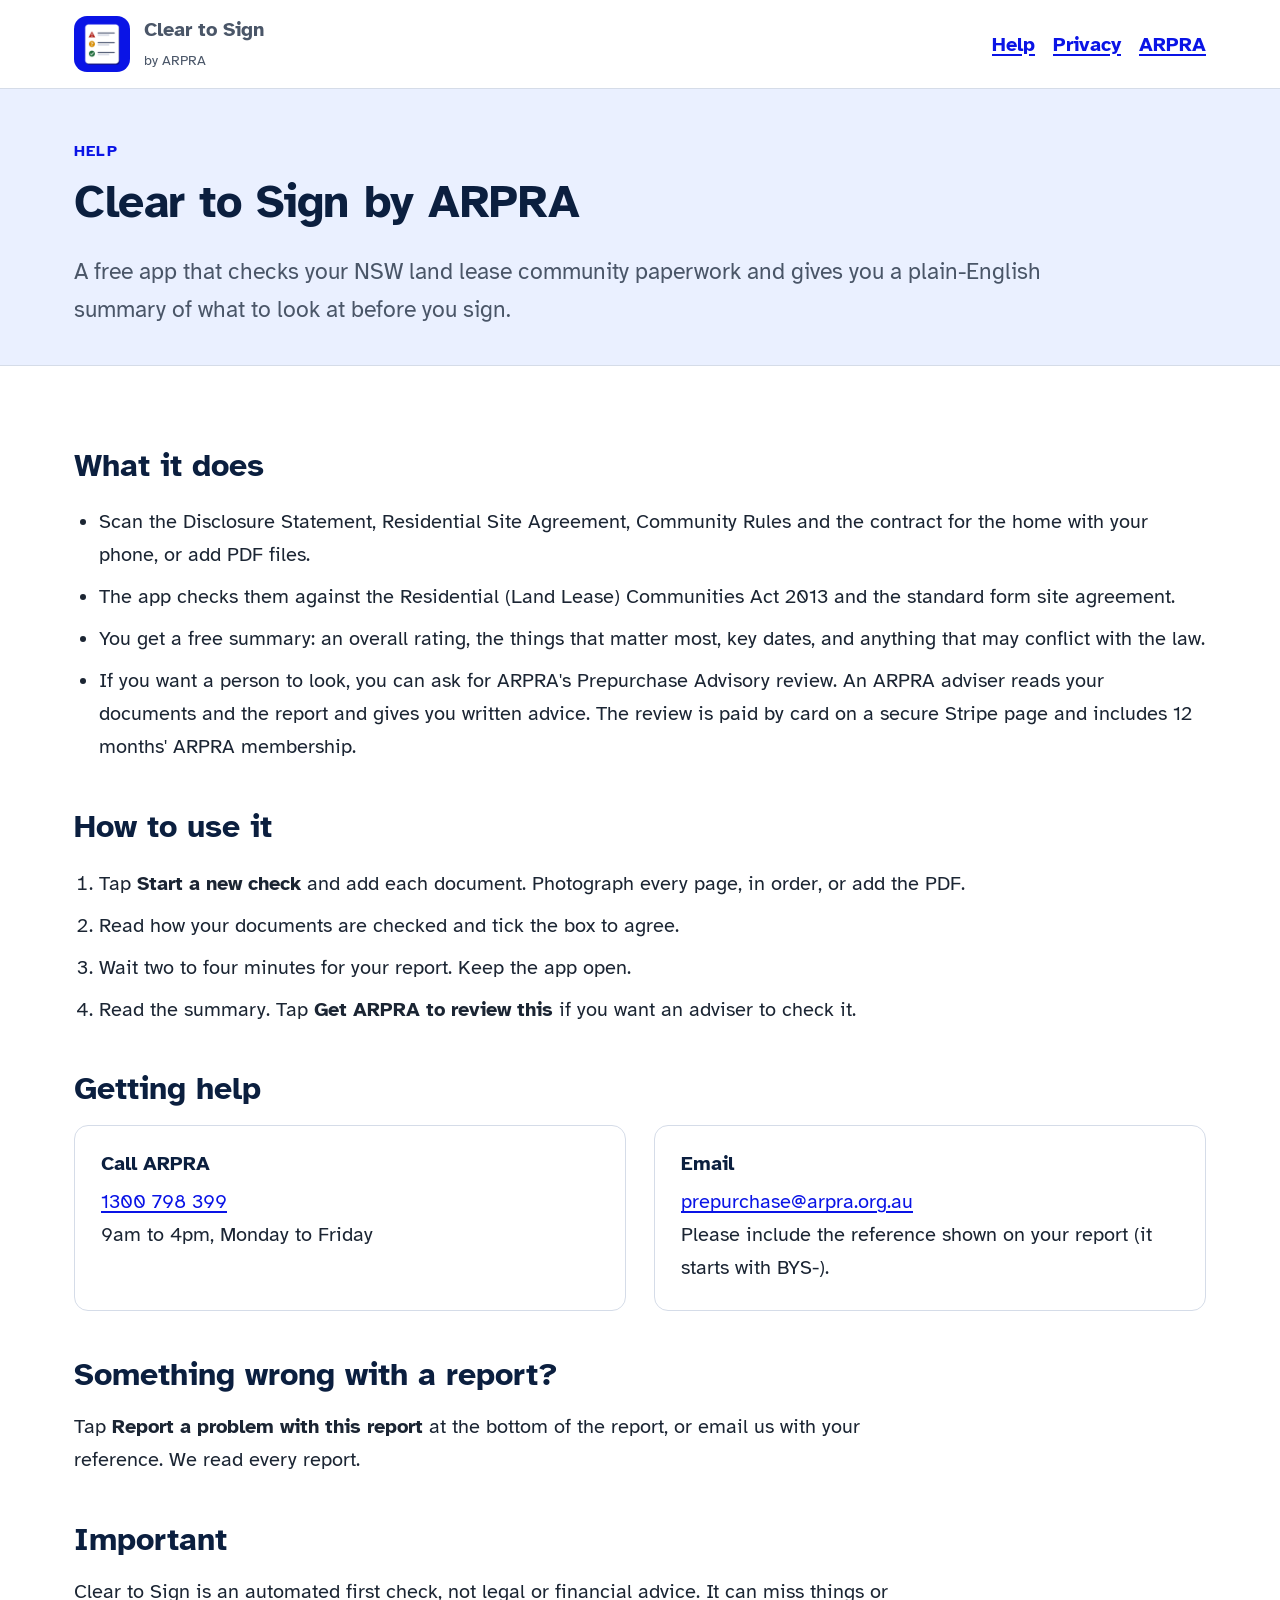
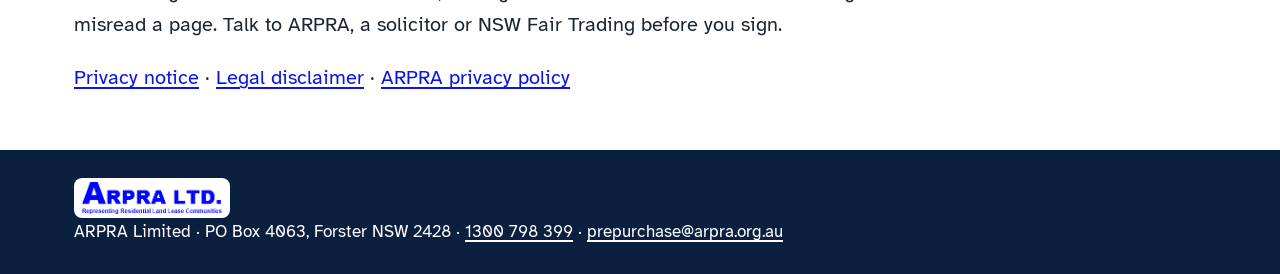
<file: server/site/clear-to-sign/index.html>
<!DOCTYPE html>
<html lang="en-AU">
<head>
<meta charset="utf-8">
<meta name="viewport" content="width=device-width, initial-scale=1">
<title>Clear to Sign by ARPRA — help</title>
<meta name="description" content="Help and contact details for Clear to Sign by ARPRA, the free app that checks NSW land lease community documents before you sign.">
<link rel="icon" href="assets/favicon.png">
<link rel="stylesheet" href="assets/site.css">
<style>
.cts-head{background:#fff;border-bottom:1px solid var(--line);}
.cts-head .wrap{display:flex;align-items:center;justify-content:space-between;gap:16px;padding-top:14px;padding-bottom:14px;flex-wrap:wrap;}
.cts-brand{display:flex;align-items:center;gap:14px;text-decoration:none;color:var(--navy);}
.cts-brand img.app{width:56px;height:56px;border-radius:13px;}
.cts-brand b{display:block;font-size:1.15em;}
.cts-brand span{color:var(--ink-soft);font-size:.85em;}
.cts-head nav a{margin-left:18px;font-weight:700;}
.cts-foot{background:var(--navy);color:#fff;padding:28px 0;font-size:.85em;}
.cts-foot a{color:#fff;}
.cts-foot img{height:40px;background:#fff;border-radius:8px;padding:4px 8px;vertical-align:middle;margin-right:12px;}
main h2{margin-top:1.4em;}
main section{padding:36px 0;}
.small{font-size:.85em;color:var(--ink-soft);}
</style>
</head>
<body>
<header class="cts-head"><div class="wrap">
  <a class="cts-brand" href="./"><img class="app" src="assets/clear-to-sign-icon.png" alt=""><span><b>Clear to Sign</b><span>by ARPRA</span></span></a>
  <nav><a href="./">Help</a><a href="privacy.html">Privacy</a><a href="https://www.arpra.org.au">ARPRA</a></nav>
</div></header>
<main id="main">
<section class="page-hero"><div class="wrap">
  <span class="eyebrow">Help</span>
  <h1>Clear to Sign by ARPRA</h1>
  <p class="lead">A free app that checks your NSW land lease community paperwork and gives you a plain-English summary of what to look at before you sign.</p>
</div></section>
<section><div class="wrap">
  <h2>What it does</h2>
  <ul>
    <li>Scan the Disclosure Statement, Residential Site Agreement, Community Rules and the contract for the home with your phone, or add PDF files.</li>
    <li>The app checks them against the Residential (Land Lease) Communities Act 2013 and the standard form site agreement.</li>
    <li>You get a free summary: an overall rating, the things that matter most, key dates, and anything that may conflict with the law.</li>
    <li>If you want a person to look, you can ask for ARPRA's Prepurchase Advisory review. An ARPRA adviser reads your documents and the report and gives you written advice. The review is paid by card on a secure Stripe page and includes 12 months' ARPRA membership.</li>
  </ul>
  <h2>How to use it</h2>
  <ol>
    <li>Tap <b>Start a new check</b> and add each document. Photograph every page, in order, or add the PDF.</li>
    <li>Read how your documents are checked and tick the box to agree.</li>
    <li>Wait two to four minutes for your report. Keep the app open.</li>
    <li>Read the summary. Tap <b>Get ARPRA to review this</b> if you want an adviser to check it.</li>
  </ol>
  <h2>Getting help</h2>
  <div class="grid-2">
    <div class="card"><h3>Call ARPRA</h3><p><a href="tel:1300798399">1300 798 399</a><br>9am to 4pm, Monday to Friday</p></div>
    <div class="card"><h3>Email</h3><p><a href="mailto:prepurchase@arpra.org.au">prepurchase@arpra.org.au</a><br>Please include the reference shown on your report (it starts with BYS-).</p></div>
  </div>
  <h2>Something wrong with a report?</h2>
  <p>Tap <b>Report a problem with this report</b> at the bottom of the report, or email us with your reference. We read every report.</p>
  <h2>Important</h2>
  <p>Clear to Sign is an automated first check, not legal or financial advice. It can miss things or misread a page. Talk to ARPRA, a solicitor or NSW Fair Trading before you sign.</p>
  <p><a href="privacy.html">Privacy notice</a> · <a href="https://www.arpra.org.au/legal-disclaimer.html">Legal disclaimer</a> · <a href="https://www.arpra.org.au/privacy.html">ARPRA privacy policy</a></p>
</div></section>
</main>
<footer class="cts-foot"><div class="wrap">
  <p style="margin:0"><img src="assets/arpra-logo.png" alt="ARPRA">ARPRA Limited · PO Box 4063, Forster NSW 2428 · <a href="tel:1300798399">1300 798 399</a> · <a href="mailto:prepurchase@arpra.org.au">prepurchase@arpra.org.au</a></p>
</div></footer>
</body>
</html>
</file>
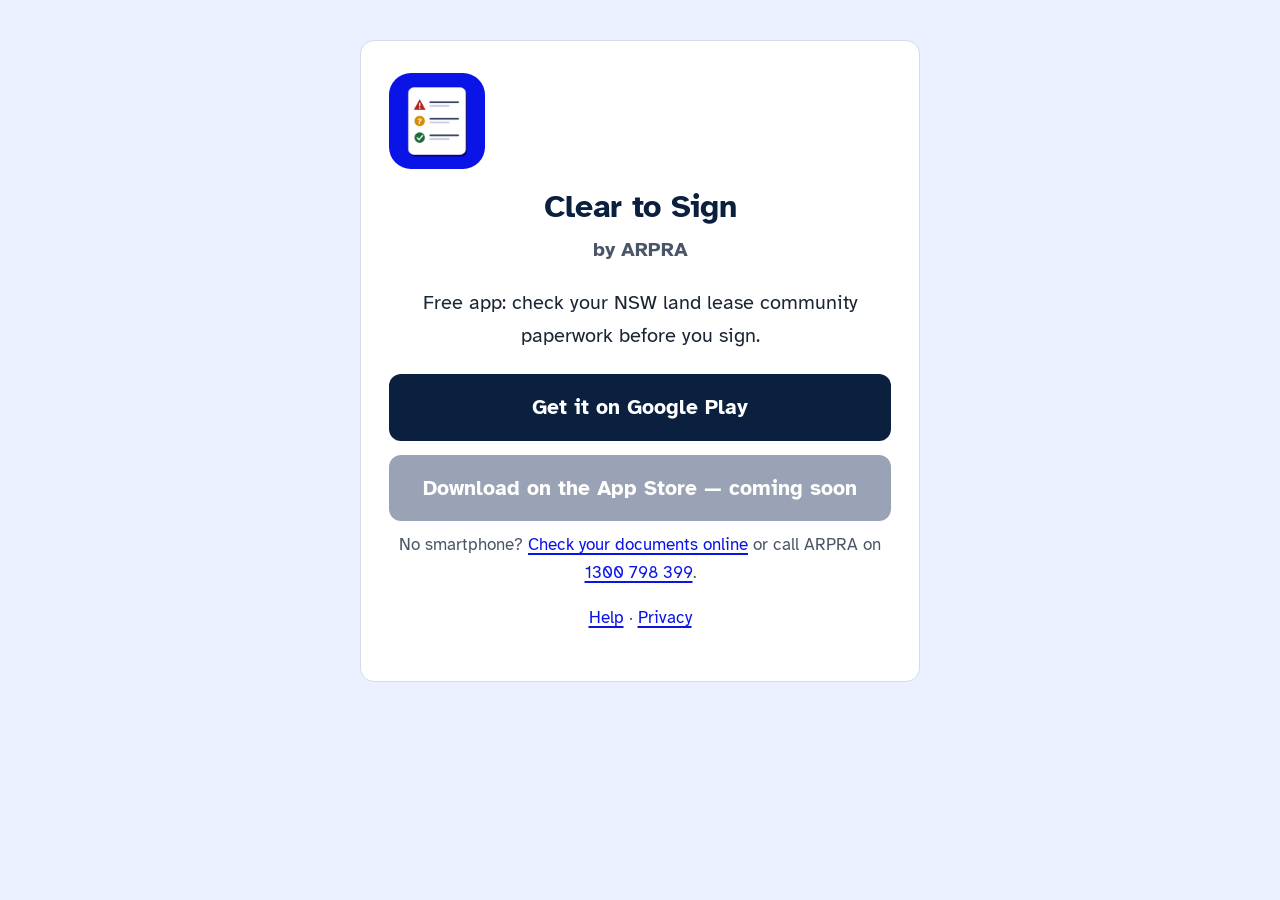
<file: server/site/clear-to-sign/get/index.html>
<!DOCTYPE html>
<html lang="en-AU">
<head>
<meta charset="utf-8">
<meta name="viewport" content="width=device-width, initial-scale=1">
<title>Get Clear to Sign by ARPRA</title>
<meta name="description" content="Download Clear to Sign by ARPRA, the free app that checks NSW land lease community documents before you sign.">
<link rel="icon" href="../assets/favicon.png">
<link rel="stylesheet" href="../assets/site.css">
<style>
body{background:var(--sky);}
.box{max-width:560px;margin:40px auto;padding:32px 28px;background:#fff;border:1px solid var(--line);border-radius:var(--radius);text-align:center;}
.box img.app{width:96px;height:96px;border-radius:22px;}
.box h1{font-size:1.6em;margin:.6em 0 .2em;}
.box .by{color:var(--ink-soft);font-weight:700;margin:0 0 1em;}
.stores{display:flex;flex-direction:column;gap:14px;margin:22px 0 10px;}
.stores a{display:block;padding:16px;border-radius:12px;background:var(--navy);color:#fff;font-weight:700;text-decoration:none;font-size:1.05em;}
.stores a[aria-disabled]{background:#9AA3B5;pointer-events:none;}
.note{font-size:.85em;color:var(--ink-soft);}
</style>
</head>
<body>
<main class="box" id="main">
  <img class="app" src="../assets/clear-to-sign-icon.png" alt="">
  <h1>Clear to Sign</h1>
  <p class="by">by ARPRA</p>
  <p>Free app: check your NSW land lease community paperwork before you sign.</p>
  <p id="going" class="note" hidden>Taking you to the store…</p>
  <div class="stores">
    <a id="android" href="#">Get it on Google Play</a>
    <a id="ios" href="#">Download on the App Store</a>
  </div>
  <p class="note">No smartphone? <a href="https://www.arpra.org.au">Check your documents online</a> or call ARPRA on <a href="tel:1300798399">1300 798 399</a>.</p>
  <p class="note"><a href="../">Help</a> · <a href="../privacy.html">Privacy</a></p>
</main>
<script>
/* Store links. Edit here if they change; the QR code stays the same. */
var STORES = {
  android: "https://play.google.com/store/apps/details?id=com.arpra.cleartosign",
  ios: ""   /* set when Apple approves: https://apps.apple.com/au/app/id<Apple ID> */
};
(function(){
  ['android','ios'].forEach(function(k){
    var a=document.getElementById(k);
    if(STORES[k]){ a.href=STORES[k]; } else { a.setAttribute('aria-disabled','true'); a.removeAttribute('href'); a.textContent += ' — coming soon'; }
  });
  var ua=navigator.userAgent||'';
  var target = /Android/i.test(ua) ? STORES.android :
    ((/iPhone|iPad|iPod/i.test(ua) || (navigator.platform==='MacIntel' && navigator.maxTouchPoints>1)) ? STORES.ios : '');
  if(target && !/[?&]stay=1/.test(location.search)){
    document.getElementById('going').hidden=false;
    setTimeout(function(){ location.replace(target); }, 600);
  }
})();
</script>
</body>
</html>
</file>
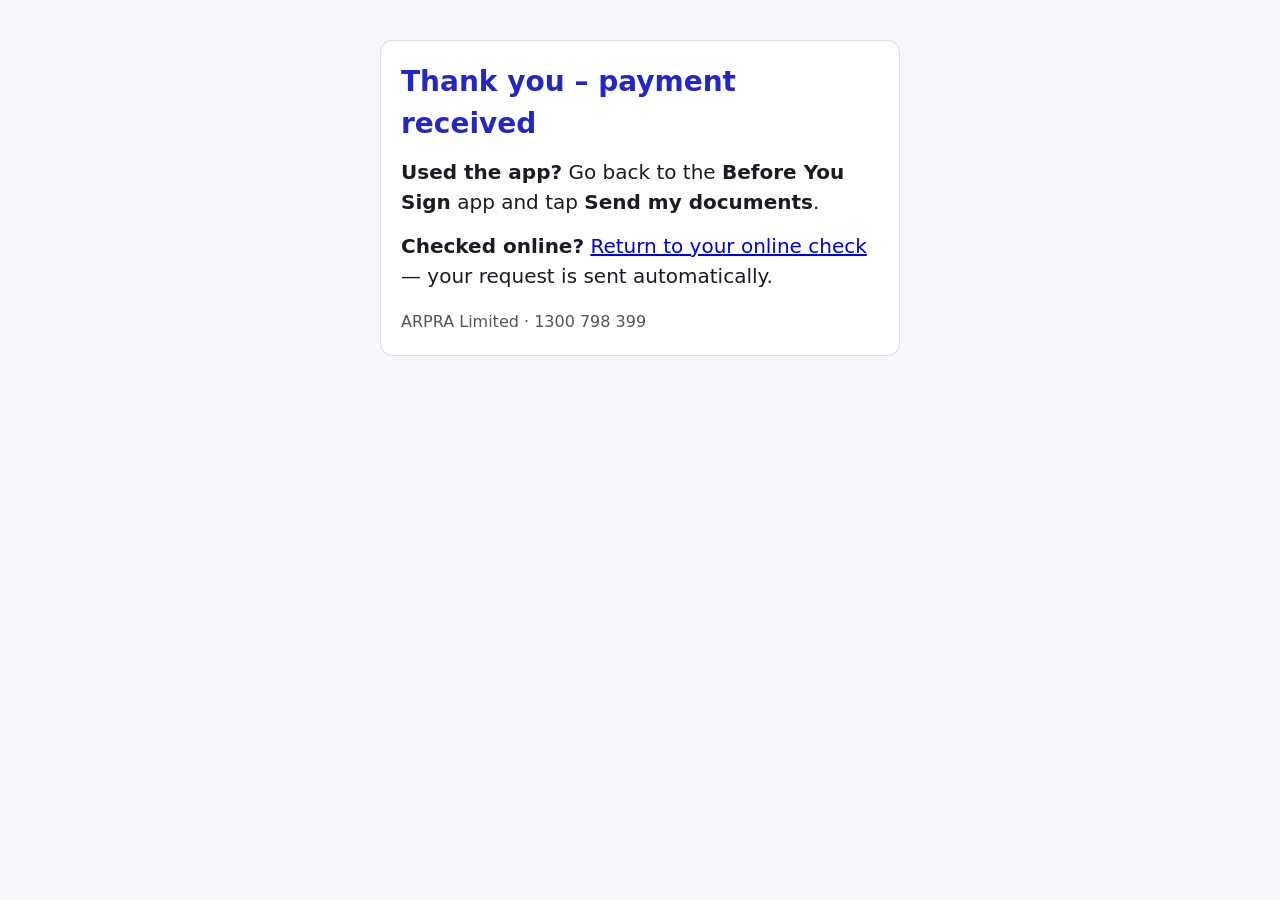
<file: server/bys/thanks.html>
<!doctype html>
<html lang="en-AU">
<head>
<meta charset="utf-8">
<meta name="viewport" content="width=device-width, initial-scale=1">
<title>Payment received – Before You Sign</title>
<style>
  body { font-family: system-ui, -apple-system, "Segoe UI", Roboto, sans-serif; margin: 0; background: #f6f7fb; color: #1a1c24; }
  main { max-width: 520px; margin: 0 auto; padding: 40px 20px; font-size: 20px; line-height: 1.5; }
  h1 { font-size: 28px; margin: 0 0 12px; color: #2326c9; }
  .box { background: #fff; border: 1px solid #dadce3; border-radius: 12px; padding: 20px; }
  p { margin: 0 0 14px; }
  small { color: #555; font-size: 16px; }
</style>
</head>
<body>
<main>
  <div class="box">
    <h1>Thank you – payment received</h1>
    <p><strong>Used the app?</strong> Go back to the <strong>Before You Sign</strong> app and tap <strong>Send my documents</strong>.</p>
    <p><strong>Checked online?</strong> <a href="https://www.arpra.org.au/before-you-sign-online.html">Return to your online check</a> — your request is sent automatically.</p>
    <small>ARPRA Limited · 1300 798 399</small>
  </div>
</main>
</body>
</html>
</file>
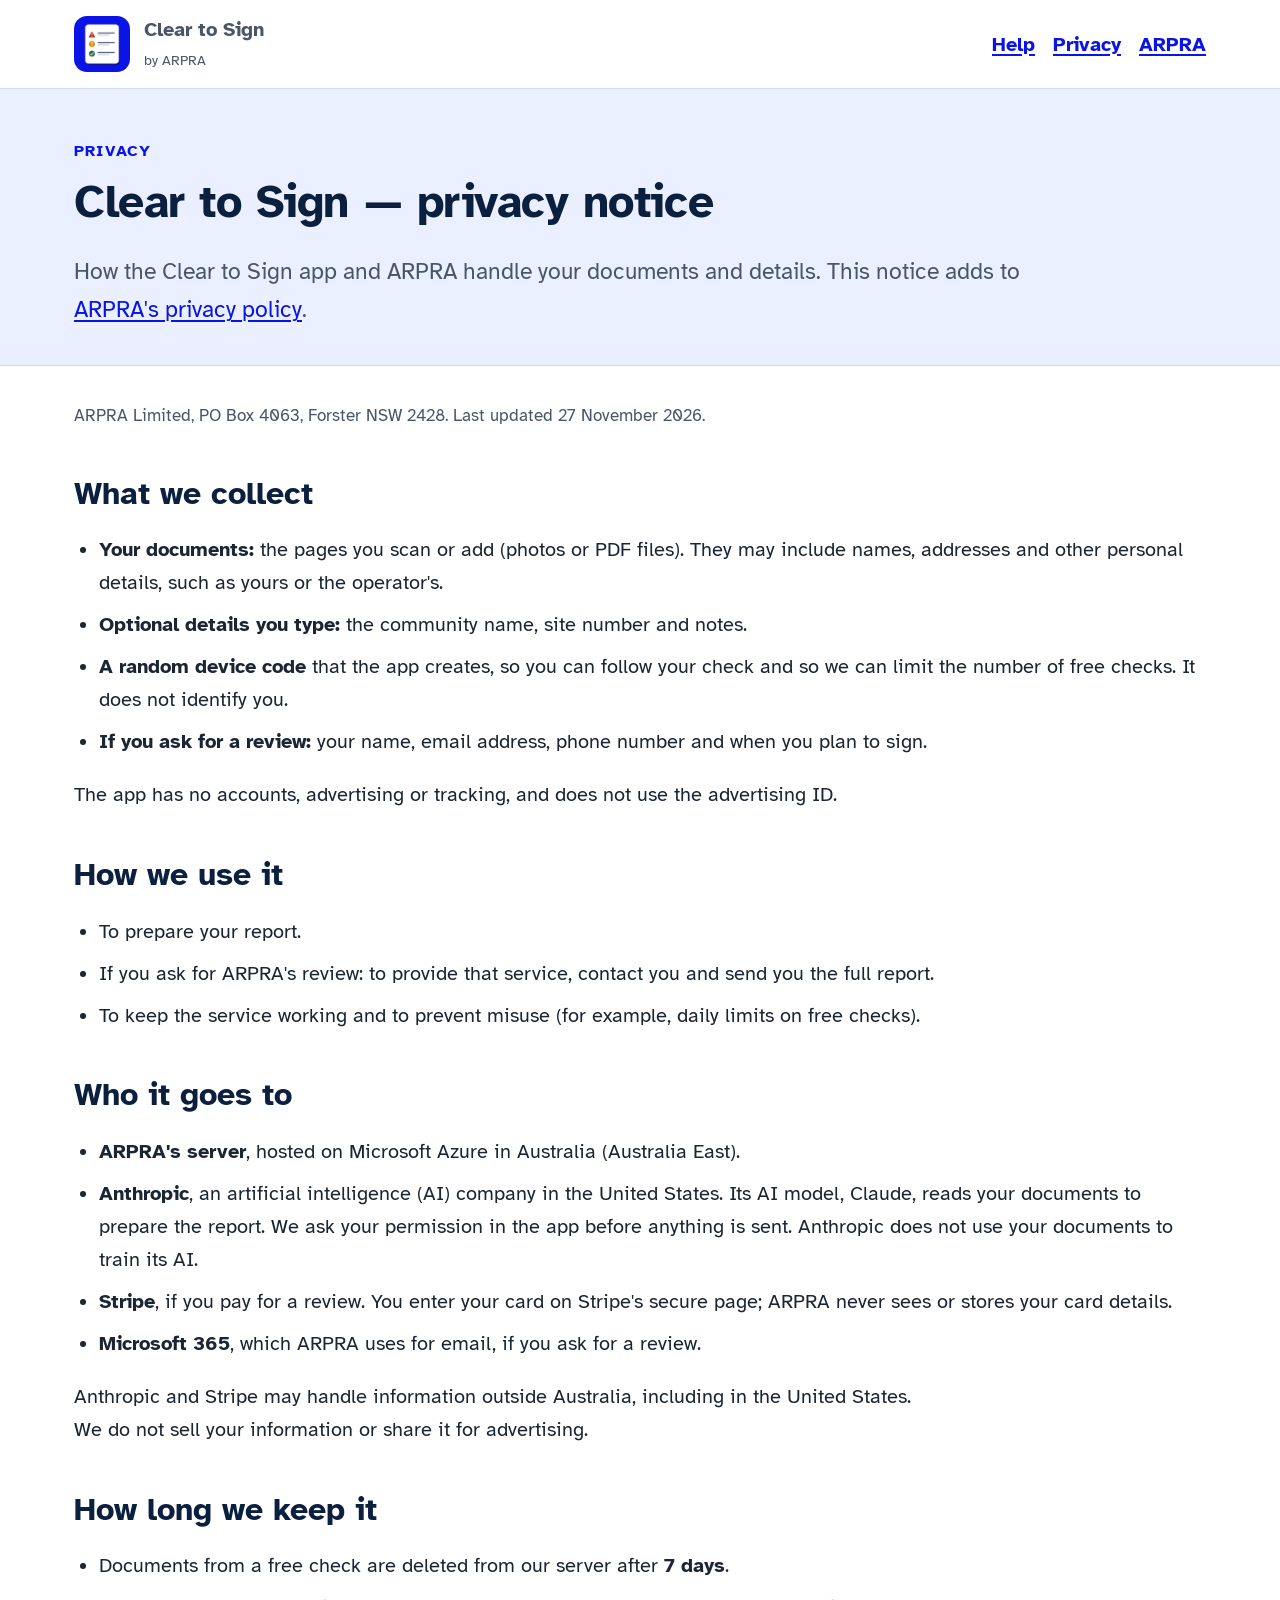
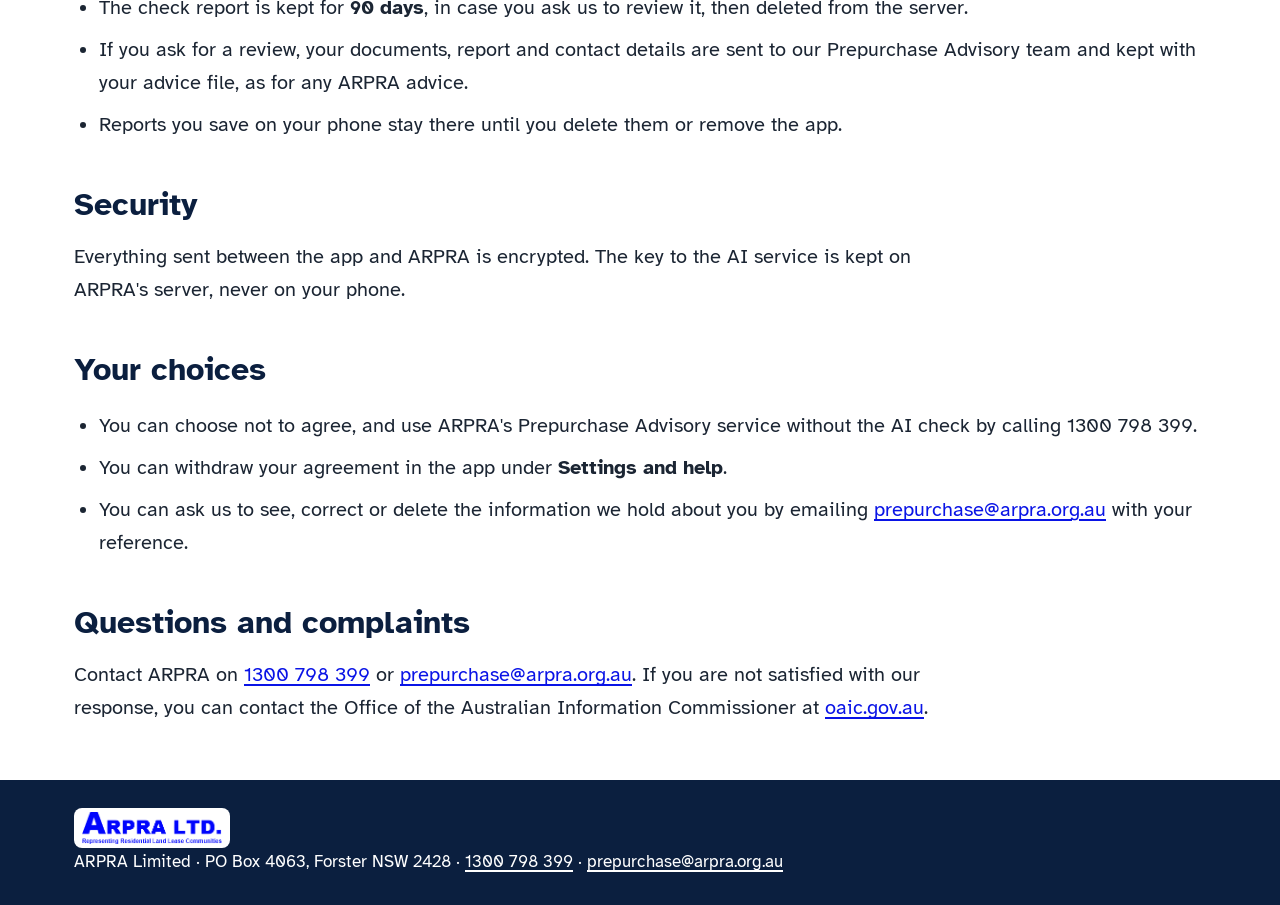
<file: server/site/clear-to-sign/privacy.html>
<!DOCTYPE html>
<html lang="en-AU">
<head>
<meta charset="utf-8">
<meta name="viewport" content="width=device-width, initial-scale=1">
<title>Clear to Sign by ARPRA — privacy notice</title>
<meta name="description" content="How Clear to Sign by ARPRA collects, uses and protects the documents and details you give it.">
<link rel="icon" href="assets/favicon.png">
<link rel="stylesheet" href="assets/site.css">
<style>
.cts-head{background:#fff;border-bottom:1px solid var(--line);}
.cts-head .wrap{display:flex;align-items:center;justify-content:space-between;gap:16px;padding-top:14px;padding-bottom:14px;flex-wrap:wrap;}
.cts-brand{display:flex;align-items:center;gap:14px;text-decoration:none;color:var(--navy);}
.cts-brand img.app{width:56px;height:56px;border-radius:13px;}
.cts-brand b{display:block;font-size:1.15em;}
.cts-brand span{color:var(--ink-soft);font-size:.85em;}
.cts-head nav a{margin-left:18px;font-weight:700;}
.cts-foot{background:var(--navy);color:#fff;padding:28px 0;font-size:.85em;}
.cts-foot a{color:#fff;}
.cts-foot img{height:40px;background:#fff;border-radius:8px;padding:4px 8px;vertical-align:middle;margin-right:12px;}
main h2{margin-top:1.4em;}
main section{padding:36px 0;}
.small{font-size:.85em;color:var(--ink-soft);}
</style>
</head>
<body>
<header class="cts-head"><div class="wrap">
  <a class="cts-brand" href="./"><img class="app" src="assets/clear-to-sign-icon.png" alt=""><span><b>Clear to Sign</b><span>by ARPRA</span></span></a>
  <nav><a href="./">Help</a><a href="privacy.html">Privacy</a><a href="https://www.arpra.org.au">ARPRA</a></nav>
</div></header>
<main id="main">
<section class="page-hero"><div class="wrap">
  <span class="eyebrow">Privacy</span>
  <h1>Clear to Sign — privacy notice</h1>
  <p class="lead">How the Clear to Sign app and ARPRA handle your documents and details. This notice adds to <a href="https://www.arpra.org.au/privacy.html">ARPRA's privacy policy</a>.</p>
</div></section>
<section><div class="wrap">
  <p class="small">ARPRA Limited, PO Box 4063, Forster NSW 2428. Last updated 27 November 2026.</p>

  <h2>What we collect</h2>
  <ul>
    <li><b>Your documents:</b> the pages you scan or add (photos or PDF files). They may include names, addresses and other personal details, such as yours or the operator's.</li>
    <li><b>Optional details you type:</b> the community name, site number and notes.</li>
    <li><b>A random device code</b> that the app creates, so you can follow your check and so we can limit the number of free checks. It does not identify you.</li>
    <li><b>If you ask for a review:</b> your name, email address, phone number and when you plan to sign.</li>
  </ul>
  <p>The app has no accounts, advertising or tracking, and does not use the advertising ID.</p>

  <h2>How we use it</h2>
  <ul>
    <li>To prepare your report.</li>
    <li>If you ask for ARPRA's review: to provide that service, contact you and send you the full report.</li>
    <li>To keep the service working and to prevent misuse (for example, daily limits on free checks).</li>
  </ul>

  <h2>Who it goes to</h2>
  <ul>
    <li><b>ARPRA's server</b>, hosted on Microsoft Azure in Australia (Australia East).</li>
    <li><b>Anthropic</b>, an artificial intelligence (AI) company in the United States. Its AI model, Claude, reads your documents to prepare the report. We ask your permission in the app before anything is sent. Anthropic does not use your documents to train its AI.</li>
    <li><b>Stripe</b>, if you pay for a review. You enter your card on Stripe's secure page; ARPRA never sees or stores your card details.</li>
    <li><b>Microsoft 365</b>, which ARPRA uses for email, if you ask for a review.</li>
  </ul>
  <p>Anthropic and Stripe may handle information outside Australia, including in the United States. We do not sell your information or share it for advertising.</p>

  <h2>How long we keep it</h2>
  <ul>
    <li>Documents from a free check are deleted from our server after <b>7 days</b>.</li>
    <li>The check report is kept for <b>90 days</b>, in case you ask us to review it, then deleted from the server.</li>
    <li>If you ask for a review, your documents, report and contact details are sent to our Prepurchase Advisory team and kept with your advice file, as for any ARPRA advice.</li>
    <li>Reports you save on your phone stay there until you delete them or remove the app.</li>
  </ul>

  <h2>Security</h2>
  <p>Everything sent between the app and ARPRA is encrypted. The key to the AI service is kept on ARPRA's server, never on your phone.</p>

  <h2>Your choices</h2>
  <ul>
    <li>You can choose not to agree, and use ARPRA's Prepurchase Advisory service without the AI check by calling 1300 798 399.</li>
    <li>You can withdraw your agreement in the app under <b>Settings and help</b>.</li>
    <li>You can ask us to see, correct or delete the information we hold about you by emailing <a href="mailto:prepurchase@arpra.org.au">prepurchase@arpra.org.au</a> with your reference.</li>
  </ul>

  <h2>Questions and complaints</h2>
  <p>Contact ARPRA on <a href="tel:1300798399">1300 798 399</a> or <a href="mailto:prepurchase@arpra.org.au">prepurchase@arpra.org.au</a>. If you are not satisfied with our response, you can contact the Office of the Australian Information Commissioner at <a href="https://www.oaic.gov.au">oaic.gov.au</a>.</p>
</div></section>
</main>
<footer class="cts-foot"><div class="wrap">
  <p style="margin:0"><img src="assets/arpra-logo.png" alt="ARPRA">ARPRA Limited · PO Box 4063, Forster NSW 2428 · <a href="tel:1300798399">1300 798 399</a> · <a href="mailto:prepurchase@arpra.org.au">prepurchase@arpra.org.au</a></p>
</div></footer>
</body>
</html>
</file>
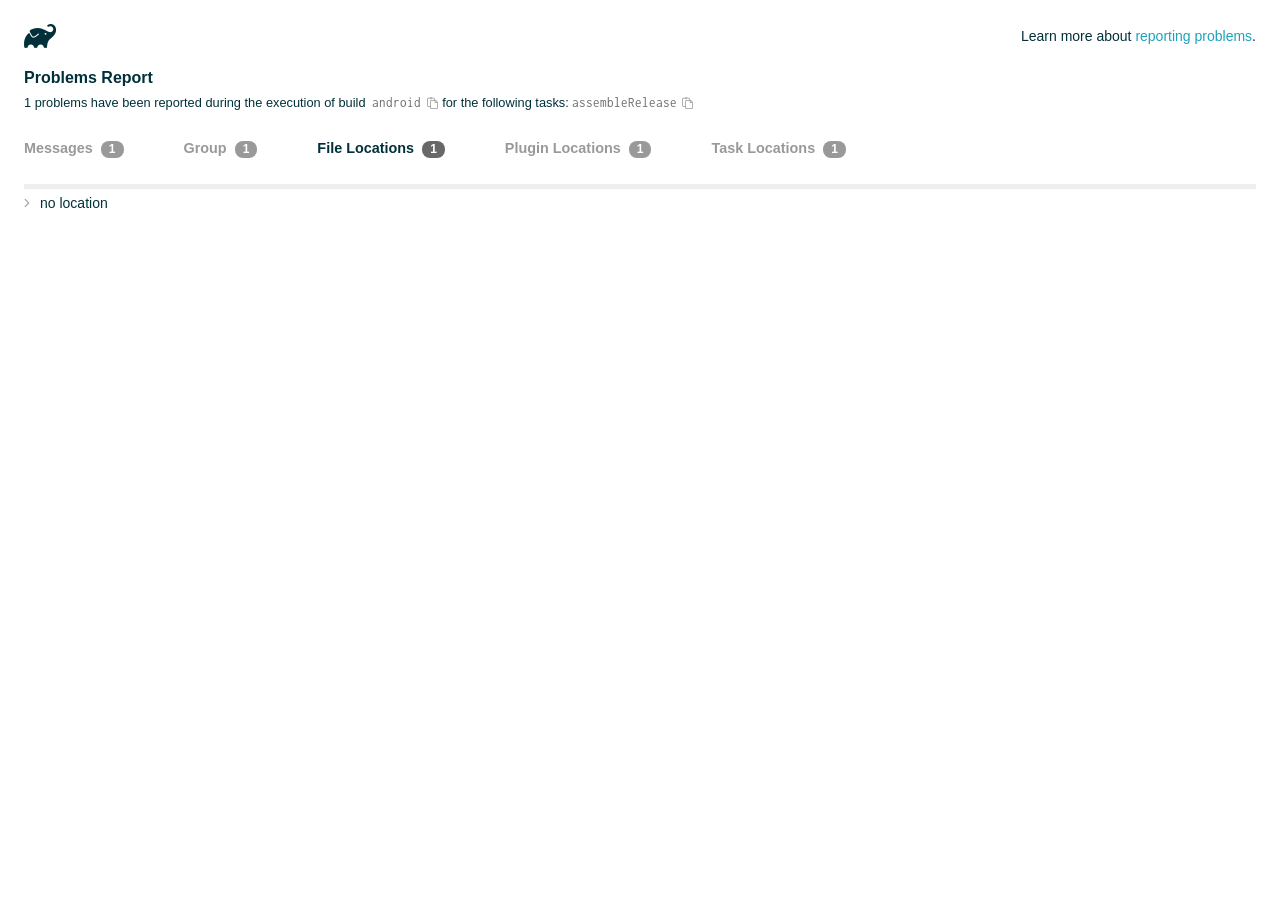
<file: android/build/reports/problems/problems-report.html>
<!DOCTYPE html>

<html lang="en">
<head>
    <!-- Required meta tags -->
    <meta charset="utf-8">
    <meta name="viewport" content="width=device-width, initial-scale=1, shrink-to-fit=no">

                    <style type="text/css">
                /*! normalize.css v7.0.0 | MIT License | github.com/necolas/normalize.css */
html {
    line-height: 1.15;
    -ms-text-size-adjust: 100%;
    -webkit-text-size-adjust: 100%
}

body {
    margin: 0
}

article, aside, footer, header, nav, section {
    display: block
}

h1 {
    font-size: 2em;
    margin: .67em 0
}

figcaption, figure, main {
    display: block
}

figure {
    margin: 1em 40px
}

hr {
    box-sizing: content-box;
    height: 0;
    overflow: visible
}

pre {
    font-family: monospace, monospace;
    font-size: 1em
}

a {
    background-color: transparent;
    -webkit-text-decoration-skip: objects
}

abbr[title] {
    border-bottom: none;
    text-decoration: underline;
    text-decoration: underline dotted
}

b, strong {
    font-weight: inherit
}

b, strong {
    font-weight: bolder
}

code, kbd, samp {
    font-family: monospace, monospace;
    font-size: 1em
}

dfn {
    font-style: italic
}

mark {
    background-color: #ff0;
    color: #000
}

small {
    font-size: 80%
}

sub, sup {
    font-size: 75%;
    line-height: 0;
    position: relative;
    vertical-align: baseline
}

sub {
    bottom: -.25em
}

sup {
    top: -.5em
}

audio, video {
    display: inline-block
}

audio:not([controls]) {
    display: none;
    height: 0
}

img {
    border-style: none
}

svg:not(:root) {
    overflow: hidden
}

button, input, optgroup, select, textarea {
    font-family: sans-serif;
    font-size: 100%;
    line-height: 1.15;
    margin: 0
}

button, input {
    overflow: visible
}

button, select {
    text-transform: none
}

[type=reset], [type=submit], button, html [type=button] {
    -webkit-appearance: button
}

[type=button]::-moz-focus-inner, [type=reset]::-moz-focus-inner, [type=submit]::-moz-focus-inner, button::-moz-focus-inner {
    border-style: none;
    padding: 0
}

[type=button]:-moz-focusring, [type=reset]:-moz-focusring, [type=submit]:-moz-focusring, button:-moz-focusring {
    outline: 1px dotted ButtonText
}

fieldset {
    padding: .35em .75em .625em
}

legend {
    box-sizing: border-box;
    color: inherit;
    display: table;
    max-width: 100%;
    padding: 0;
    white-space: normal
}

progress {
    display: inline-block;
    vertical-align: baseline
}

textarea {
    overflow: auto
}

[type=checkbox], [type=radio] {
    box-sizing: border-box;
    padding: 0
}

[type=number]::-webkit-inner-spin-button, [type=number]::-webkit-outer-spin-button {
    height: auto
}

[type=search] {
    -webkit-appearance: textfield;
    outline-offset: -2px
}

[type=search]::-webkit-search-cancel-button, [type=search]::-webkit-search-decoration {
    -webkit-appearance: none
}

::-webkit-file-upload-button {
    -webkit-appearance: button;
    font: inherit
}

details, menu {
    display: block
}

summary {
    display: list-item
}

canvas {
    display: inline-block
}

template {
    display: none
}

[hidden] {
    display: none
}

/* configuration cache styles */

.report-wrapper {
    margin: 0;
    padding: 0 24px;
}

.gradle-logo {
    width: 32px;
    height: 24px;
    background-image: url("[data-uri]");
    background-size: contain;
}

.header {
    display: flex;
    flex-wrap: wrap;
    top: 0;
    left: 0;
    width: 100%;
    padding-top: 24px;
    background-color: white;
}

.learn-more {
    margin-left: auto;
    align-self: center;
    font-size: 0.875rem;
    font-weight: normal;
}

.title {
    display: flex;
    align-items: center;
    padding: 18px 0 24px 0;
    flex: 1 0 100%;
}

.content {
    font-size: 0.875rem;
    white-space: nowrap;
}

.content ol:first-of-type {
    margin: 0;
}

.tree-btn {
    cursor: pointer;
    display: inline-block;
    width: 16px;
    height: 16px;
    background-size: contain;
    background-repeat: no-repeat;
    vertical-align: middle;
    margin-top: -0.2em;
}

.tree-btn.collapsed {
    background-image: url('data:image/svg+xml;utf8,<svg xmlns="http://www.w3.org/2000/svg" viewBox="0 0 192 512"><path d="M166.9 264.5l-117.8 116c-4.7 4.7-12.3 4.7-17 0l-7.1-7.1c-4.7-4.7-4.7-12.3 0-17L127.3 256 25.1 155.6c-4.7-4.7-4.7-12.3 0-17l7.1-7.1c4.7-4.7 12.3-4.7 17 0l117.8 116c4.6 4.7 4.6 12.3-.1 17z" fill="%23999999" stroke="%23999999"/></svg>');
}

.tree-btn.expanded {
    background-image: url('data:image/svg+xml;utf8,<svg xmlns="http://www.w3.org/2000/svg" viewBox="0 0 256 512"><path d="M119.5 326.9L3.5 209.1c-4.7-4.7-4.7-12.3 0-17l7.1-7.1c4.7-4.7 12.3-4.7 17 0L128 287.3l100.4-102.2c4.7-4.7 12.3-4.7 17 0l7.1 7.1c4.7 4.7 4.7 12.3 0 17L136.5 327c-4.7 4.6-12.3 4.6-17-.1z" fill="%23999999" stroke="%23999999"/></svg>');
}

ul .tree-btn {
    margin-right: 3px;
}

.leaf-icon {
    display: inline-block;
    width: 16px;
    height: 16px;
    background-image: url('data:image/svg+xml;utf8,<svg xmlns="http://www.w3.org/2000/svg" viewBox="0 0 256 512"><path d="M32 256 H224" stroke="%23999999" stroke-width="48" stroke-linecap="round"/></svg>');
    background-size: contain;
    background-repeat: no-repeat;
    vertical-align: middle;
    margin-top: -0.2em;
}

.invisible-text {
    user-select: all; /* Allow the text to be selectable */
    color: transparent; /* Hide the text */
    text-indent: -9999px; /* Move the text out of view */
    position: relative;
    white-space: pre; /* Preserve meaningful whitespace in the invisible text for copying */
}

.text-for-copy {
    display: inline-block;
}

.enum-icon {
    display: inline-block;
    width: 16px;
    height: 16px;
    background-image: url('data:image/svg+xml;utf8,<svg xmlns="http://www.w3.org/2000/svg" viewBox="0 0 1024 1024"><circle cx="512" cy="512" r="200" /></svg>');
    background-size: contain;
    background-repeat: no-repeat;
    vertical-align: middle;
    margin-inline-start: 0.5ex;
    margin-inline-end: 0.5ex;
    margin-top: -0.2em;
}

.error-icon {
    display: inline-block;
    width: 16px;
    height: 16px;
    background-image: url('data:image/svg+xml;utf8,<svg xmlns="http://www.w3.org/2000/svg" viewBox="0 0 320 512"><path d="M193.94 256L296.5 153.44l21.15-21.15c3.12-3.12 3.12-8.19 0-11.31l-22.63-22.63c-3.12-3.12-8.19-3.12-11.31 0L160 222.06 36.29 98.34c-3.12-3.12-8.19-3.12-11.31 0L2.34 120.97c-3.12 3.12-3.12 8.19 0 11.31L126.06 256 2.34 379.71c-3.12 3.12-3.12 8.19 0 11.31l22.63 22.63c3.12 3.12 8.19 3.12 11.31 0L160 289.94 262.56 392.5l21.15 21.15c3.12 3.12 8.19 3.12 11.31 0l22.63-22.63c3.12-3.12 3.12-8.19 0-11.31L193.94 256z" fill="%23FC461E" stroke="%23FC461E"/></svg>');
    background-size: contain;
    background-repeat: no-repeat;
    vertical-align: middle;
    margin-inline-start: 0.5ex;
    margin-inline-end: 0.5ex;
    margin-top: -0.2em;
}

.advice-icon {
    display: inline-block;
    width: 16px;
    height: 16px;
    background-image: url('data:image/svg+xml;utf8,<svg width="800px" height="800px" viewBox="-4.93 0 122.88 122.88" version="1.1" id="Layer_1" xmlns="http://www.w3.org/2000/svg" xmlns:xlink="http://www.w3.org/1999/xlink"  style="enable-background:new 0 0 113.01 122.88" xml:space="preserve"><g><path d="M44.13,102.06c-1.14,0.03-2.14-0.81-2.3-1.96c-0.17-1.2,0.64-2.31,1.82-2.54c-1.3-7.37-4.85-11.43-8.6-15.72 c-2.92-3.34-5.95-6.81-8.34-11.92c-2.35-5.03-3.64-10.23-3.6-15.63c0.05-5.4,1.42-10.96,4.4-16.71c0.02-0.04,0.04-0.07,0.06-0.11 l0,0c3.91-6.62,9.38-11.04,15.47-13.52c5.11-2.09,10.66-2.8,16.1-2.3c5.42,0.5,10.73,2.2,15.37,4.94 c5.9,3.49,10.75,8.67,13.42,15.21c1.44,3.54,2.42,7.49,2.54,11.82c0.12,4.31-0.62,8.96-2.61,13.88 c-2.66,6.59-6.18,10.68-9.47,14.51c-3.03,3.53-5.85,6.81-7.42,11.84c0.89,0.21,1.59,0.94,1.73,1.9c0.17,1.24-0.7,2.39-1.94,2.56 l-0.77,0.11c-0.14,1.09-0.23,2.26-0.27,3.51l0.25-0.04c1.24-0.17,2.39,0.7,2.56,1.94c0.17,1.24-0.7,2.39-1.94,2.56l-0.78,0.11 c0.01,0.15,0.02,0.3,0.03,0.45l0,0c0.07,0.88,0.08,1.73,0.03,2.54l0.13-0.02c1.25-0.15,2.38,0.74,2.54,1.98 c0.15,1.25-0.74,2.38-1.98,2.54l-1.68,0.21c-1.2,3.11-3.34,5.48-5.87,6.94c-1.74,1.01-3.67,1.59-5.61,1.71 c-1.97,0.12-3.96-0.25-5.78-1.13c-2.08-1.02-3.94-2.71-5.29-5.14c-0.65-0.33-1.13-0.97-1.23-1.75c-0.04-0.31-0.01-0.61,0.07-0.89 c-0.39-1.16-0.68-2.43-0.87-3.83l-0.07,0.01c-1.24,0.17-2.39-0.7-2.56-1.94c-0.17-1.24,0.7-2.39,1.94-2.56l0.54-0.08 C44.19,104.32,44.18,103.16,44.13,102.06L44.13,102.06z M2.18,58.86C1.01,58.89,0.04,57.98,0,56.81c-0.04-1.17,0.88-2.14,2.05-2.18 l8.7-0.3c1.17-0.04,2.14,0.88,2.18,2.05c0.04,1.17-0.88,2.14-2.05,2.18L2.18,58.86L2.18,58.86z M110.68,50.25 c1.16-0.12,2.2,0.73,2.32,1.89c0.12,1.16-0.73,2.2-1.89,2.32l-8.66,0.91c-1.16,0.12-2.2-0.73-2.32-1.89 c-0.12-1.16,0.73-2.2,1.89-2.32L110.68,50.25L110.68,50.25z M94.91,14.78c0.65-0.97,1.96-1.23,2.93-0.58 c0.97,0.65,1.23,1.96,0.58,2.93l-4.84,7.24c-0.65,0.97-1.96,1.23-2.93,0.58c-0.97-0.65-1.23-1.96-0.58-2.93L94.91,14.78 L94.91,14.78z M57.63,2.06c0.03-1.17,1-2.09,2.16-2.06c1.17,0.03,2.09,1,2.06,2.16l-0.22,8.7c-0.03,1.17-1,2.09-2.16,2.06 c-1.17-0.03-2.09-1-2.06-2.16L57.63,2.06L57.63,2.06z M13.88,15.53c-0.86-0.8-0.9-2.14-0.11-2.99c0.8-0.86,2.14-0.9,2.99-0.11 l6.37,5.94c0.86,0.8,0.9,2.14,0.11,2.99c-0.8,0.86-2.14,0.9-2.99,0.11L13.88,15.53L13.88,15.53z M47.88,96.95l18.49-2.63 c1.59-6.7,5.05-10.73,8.8-15.08c3.08-3.58,6.36-7.4,8.76-13.34c1.76-4.35,2.41-8.43,2.31-12.19c-0.1-3.75-0.96-7.21-2.24-10.34 c-2.3-5.63-6.51-10.11-11.65-13.15c-4.11-2.43-8.8-3.94-13.59-4.37c-4.77-0.44-9.64,0.19-14.13,2.02 c-5.26,2.15-9.99,5.97-13.39,11.72c-2.64,5.12-3.86,10.02-3.9,14.73c-0.04,4.74,1.11,9.33,3.2,13.8c2.13,4.56,4.97,7.8,7.69,10.92 C42.47,83.9,46.48,88.49,47.88,96.95L47.88,96.95z M65.62,99.02l-17.27,2.45c0.05,1.1,0.07,2.25,0.05,3.47l17.05-2.42 C65.47,101.29,65.52,100.12,65.62,99.02L65.62,99.02z M48.49,109.52c0.12,0.92,0.3,1.76,0.53,2.54l16.55-2.04 c0.11-0.86,0.13-1.77,0.05-2.74l0,0l0-0.02l-0.01-0.17L48.49,109.52L48.49,109.52z M51.37,116.36c0.64,0.67,1.35,1.19,2.1,1.55 c1.15,0.56,2.42,0.79,3.67,0.72c1.29-0.08,2.57-0.47,3.74-1.15c1.1-0.64,2.09-1.53,2.88-2.65L51.37,116.36L51.37,116.36z"/></g></svg>');
    background-size: contain;
    background-repeat: no-repeat;
    vertical-align: middle;
    margin-inline-start: 0.5ex;
    margin-inline-end: 0.5ex;
    margin-top: -0.2em;
}

.warning-icon {
    display: inline-block;
    width: 13px;
    height: 13px;
    background-image: url('data:image/svg+xml;utf8,<svg xmlns="http://www.w3.org/2000/svg" viewBox="0 0 576 512"><path d="M270.2 160h35.5c3.4 0 6.1 2.8 6 6.2l-7.5 196c-.1 3.2-2.8 5.8-6 5.8h-20.5c-3.2 0-5.9-2.5-6-5.8l-7.5-196c-.1-3.4 2.6-6.2 6-6.2zM288 388c-15.5 0-28 12.5-28 28s12.5 28 28 28 28-12.5 28-28-12.5-28-28-28zm281.5 52L329.6 24c-18.4-32-64.7-32-83.2 0L6.5 440c-18.4 31.9 4.6 72 41.6 72H528c36.8 0 60-40 41.5-72zM528 480H48c-12.3 0-20-13.3-13.9-24l240-416c6.1-10.6 21.6-10.7 27.7 0l240 416c6.2 10.6-1.5 24-13.8 24z" fill="%23DEAD22" stroke="%23DEAD22"/></svg>');
    background-size: contain;
    background-repeat: no-repeat;
    vertical-align: middle;
    margin-inline-start: 0.3ex;
    margin-inline-end: 1.1ex;
    margin-top: -0.1em;
}

.documentation-button {
    cursor: pointer;
    display: inline-block;
    width: 13px;
    height: 13px;
    background-image: url('data:image/svg+xml;utf8,<svg xmlns="http://www.w3.org/2000/svg" viewBox="0 0 512 512"><path d="M256 340c-15.464 0-28 12.536-28 28s12.536 28 28 28 28-12.536 28-28-12.536-28-28-28zm7.67-24h-16c-6.627 0-12-5.373-12-12v-.381c0-70.343 77.44-63.619 77.44-107.408 0-20.016-17.761-40.211-57.44-40.211-29.144 0-44.265 9.649-59.211 28.692-3.908 4.98-11.054 5.995-16.248 2.376l-13.134-9.15c-5.625-3.919-6.86-11.771-2.645-17.177C185.658 133.514 210.842 116 255.67 116c52.32 0 97.44 29.751 97.44 80.211 0 67.414-77.44 63.849-77.44 107.408V304c0 6.627-5.373 12-12 12zM256 40c118.621 0 216 96.075 216 216 0 119.291-96.61 216-216 216-119.244 0-216-96.562-216-216 0-119.203 96.602-216 216-216m0-32C119.043 8 8 119.083 8 256c0 136.997 111.043 248 248 248s248-111.003 248-248C504 119.083 392.957 8 256 8z" fill="%23999999" stroke="%23999999"/></svg>');
    background-size: contain;
    background-repeat: no-repeat;
    vertical-align: middle;
    margin-inline-start: 0.5ex;
    margin-inline-end: 0.5ex;
    margin-top: -0.2em;
}

.documentation-button::selection {
    color: transparent;
}

.documentation-button:hover {
    color: transparent;
}

.copy-button {
    cursor: pointer;
    display: inline-block;
    width: 12px;
    height: 12px;
    background-image: url('data:image/svg+xml;utf8,<svg xmlns="http://www.w3.org/2000/svg" viewBox="0 0 448 512"><path d="M433.941 193.941l-51.882-51.882A48 48 0 0 0 348.118 128H320V80c0-26.51-21.49-48-48-48h-66.752C198.643 13.377 180.858 0 160 0s-38.643 13.377-45.248 32H48C21.49 32 0 53.49 0 80v288c0 26.51 21.49 48 48 48h80v48c0 26.51 21.49 48 48 48h224c26.51 0 48-21.49 48-48V227.882a48 48 0 0 0-14.059-33.941zm-22.627 22.627a15.888 15.888 0 0 1 4.195 7.432H352v-63.509a15.88 15.88 0 0 1 7.431 4.195l51.883 51.882zM160 30c9.941 0 18 8.059 18 18s-8.059 18-18 18-18-8.059-18-18 8.059-18 18-18zM48 384c-8.822 0-16-7.178-16-16V80c0-8.822 7.178-16 16-16h66.752c6.605 18.623 24.389 32 45.248 32s38.643-13.377 45.248-32H272c8.822 0 16 7.178 16 16v48H176c-26.51 0-48 21.49-48 48v208H48zm352 96H176c-8.822 0-16-7.178-16-16V176c0-8.822 7.178-16 16-16h144v72c0 13.2 10.8 24 24 24h72v208c0 8.822-7.178 16-16 16z" fill="%23999999" stroke="%23999999"/></svg>');
    background-size: contain;
    background-repeat: no-repeat;
    vertical-align: middle;
    margin-inline-start: 0.5ex;
    margin-top: -0.2em;
}

.groups{
    display: flex;
    border-bottom: 1px solid #EDEEEF;
    flex: 1 0 100%;
}

.uncategorized {
    display: flex;
    border-top: 4px solid #EDEEEF;
    flex: 1 0 100%;
}

.group-selector {
    padding: 0 52px 24px 0;
    font-size: 0.9rem;
    font-weight: bold;
    color: #999999;
    cursor: pointer;
}

.group-selector__count {
    margin: 0 8px;
    border-radius: 8px;
    background-color: #999;
    color: #fff;
    padding: 1px 8px 2px;
    font-size: 0.75rem;
}

.group-selector--active {
    color: #02303A;
    cursor: auto;
}

.group-selector--active .group-selector__count {
    background-color: #686868;
}

.group-selector--disabled {
    cursor: not-allowed;
}

.accordion-header {
    cursor: pointer;
}

.container {
    padding-left: 0.5em;
    padding-right: 0.5em;
}

.stacktrace {
    border-radius: 4px;
    overflow-x: auto;
    padding: 0.5rem;
    margin-bottom: 0;
    min-width: 1000px;
}

/* Lato (bold, regular) */
@font-face {
    font-display: swap;
    font-family: Lato;
    font-weight: 500;
    font-style: normal;
    src: url("https://assets.gradle.com/lato/fonts/lato-semibold/lato-semibold.woff2") format("woff2"),
    url("https://assets.gradle.com/lato/fonts/lato-semibold/lato-semibold.woff") format("woff");
}

@font-face {
    font-display: swap;
    font-family: Lato;
    font-weight: bold;
    font-style: normal;
    src: url("https://assets.gradle.com/lato/fonts/lato-bold/lato-bold.woff2") format("woff2"),
    url("https://assets.gradle.com/lato/fonts/lato-bold/lato-bold.woff") format("woff");
}

* {
    -webkit-box-sizing: border-box;
    -moz-box-sizing: border-box;
    box-sizing: border-box;
}

html,
body {
    margin: 0;
    padding: 0;
}

html {
    font-family: "Lato", "Helvetica Neue", Arial, sans-serif;
    font-size: 16px;
    font-weight: 400;
    line-height: 1.5;
}

body {
    color: #02303A;
    background-color: #ffffff;
    -webkit-text-size-adjust: 100%;
    -ms-text-size-adjust: 100%;
    -webkit-font-smoothing: antialiased;
}


/* typography */
h1, h2, h3, h4, h5, h6 {
    color: #02303A;
    text-rendering: optimizeLegibility;
    margin: 0;
}

h1 {
    font-size: 1rem;
}

h2 {
    font-size: 0.9rem;
}

h3 {
    font-size: 1.125rem;
}

h4, h5, h6 {
    font-size: 0.875rem;
}

h1 code {
    font-weight: bold;
}

ul, ol, dl {
    list-style-position: outside;
    line-height: 1.6;
    padding: 0;
    margin: 0 0 0 20px;
    list-style-type: none;
}

li {
    line-height: 2;
}

a {
    color: #1DA2BD;
    text-decoration: none;
    transition: all 0.3s ease, visibility 0s;
}

a:hover {
    color: #35c1e4;
}

/* code */
code, pre {
    font-family: Inconsolata, Monaco, "Courier New", monospace;
    font-style: normal;
    font-variant-ligatures: normal;
    font-variant-caps: normal;
    font-variant-numeric: normal;
    font-variant-east-asian: normal;
    font-weight: normal;
    font-stretch: normal;
    color: #686868;
}

*:not(pre) > code {
    letter-spacing: 0;
    padding: 0.1em 0.5ex;
    text-rendering: optimizeSpeed;
    word-spacing: -0.15em;
    word-wrap: break-word;
}

pre {
    font-size: 0.75rem;
    line-height: 1.8;
    margin-top: 0;
    margin-bottom: 1.5em;
    padding: 1rem;
}

pre code {
    background-color: transparent;
    color: inherit;
    line-height: 1.8;
    font-size: 100%;
    padding: 0;
}

a code {
    color: #1BA8CB;
}

pre.code, pre.programlisting, pre.screen, pre.tt {
    background-color: #f7f7f8;
    border-radius: 4px;
    font-size: 1em;
    line-height: 1.45;
    margin-bottom: 1.25em;
    overflow-x: auto;
    padding: 1rem;
}

li em, p em {
    padding: 0 1px;
}

code em, tt em {
    text-decoration: none;
}

code + .copy-button {
    margin-inline-start: 0.2ex;
}

.java-exception {
    font-size: 0.75rem;
    padding-left: 24px;
}

.java-exception ul {
    margin: 0;
    line-height: inherit;
}

.java-exception code {
    white-space: pre;
}

.java-exception-part-toggle {
    user-select: none;
    cursor: pointer;
    border-radius: 2px;
    padding: 0.1em 0.2em;
    background: azure;
    color: #686868;
}

                </style>
    <!-- Inconsolata is used as a default monospace font in the report. -->
    <link rel="stylesheet" href="https://fonts.googleapis.com/css?family=Inconsolata:400,700" />

    <title>Gradle Configuration Cache</title>
</head>
<body>

<div id="playground"></div>

<div class="report" id="report">
    Loading...
</div>

<script type="text/javascript">
function configurationCacheProblems() { return (
// begin-report-data
{"diagnostics":[{"locations":[{"pluginId":"kotlin-android"}],"problem":[{"text":"Deprecated 'org.jetbrains.kotlin.android' plugin usage"}],"severity":"WARNING","problemDetails":[{"text":"The 'org.jetbrains.kotlin.android' plugin in project ':app' is no longer required for Kotlin support since AGP 9.0."}],"contextualLabel":"Deprecated 'org.jetbrains.kotlin.android' plugin usage","documentationLink":"https://kotl.in/gradle/agp-built-in-kotlin","problemId":[{"name":"kgp:deprecation","displayName":"Kotlin Gradle Plugin Deprecation"},{"name":"kotlin","displayName":"Kotlin"},{"name":"deprecated-kotlin-android-plugin","displayName":"Deprecated 'org.jetbrains.kotlin.android' plugin usage"}],"solutions":[[{"text":"Remove both `android.builtInKotlin=true` and `android.newDsl=false` from `gradle.properties`, then migrate to built-in Kotlin."}]]}],"problemsReport":{"totalProblemCount":1,"buildName":"android","requestedTasks":"assembleRelease","documentationLink":"https://docs.gradle.org/9.3.1/userguide/reporting_problems.html","documentationLinkCaption":"Problem report","summaries":[]}}
// end-report-data
);}
</script>
                <script type="text/javascript">
                !function(n,t){"object"==typeof exports&&"object"==typeof module?module.exports=t():"function"==typeof define&&define.amd?define([],t):"object"==typeof exports?exports["configuration-cache-report"]=t():n["configuration-cache-report"]=t()}(globalThis,()=>{return void 0===Math.imul&&(Math.imul=function(n,t){return(4294901760&n)*(65535&t)+(65535&n)*(0|t)|0}),void 0===ArrayBuffer.isView&&(ArrayBuffer.isView=function(n){return null!=n&&null!=n.__proto__&&n.__proto__.__proto__===Int8Array.prototype.__proto__}),void 0===Array.prototype.fill&&Object.defineProperty(Array.prototype,"fill",{value:function(n){if(null==this)throw new TypeError("this is null or not defined");for(var t=Object(this),r=t.length>>>0,i=0|arguments[1],e=i<0?Math.max(r+i,0):Math.min(i,r),u=arguments[2],o=void 0===u?r:0|u,a=o<0?Math.max(r+o,0):Math.min(o,r);e<a;)t[e]=n,e++;return t}}),[Int8Array,Int16Array,Uint16Array,Int32Array,Float32Array,Float64Array].forEach(function(n){void 0===n.prototype.fill&&Object.defineProperty(n.prototype,"fill",{value:Array.prototype.fill})}),void 0===Math.clz32&&(Math.clz32=(n=Math.log,t=Math.LN2,function(r){var i=r>>>0;return 0===i?32:31-(n(i)/t|0)|0})),globalThis["org.gradle.buildtool.internal:configuration-cache-report"]=function(n){"use strict";var t,r,i,e,u,o,a,f,s,c,h,l,_,v,g,d,w,b,m,p,k,y,q,j,B,C,x,P,S,I,z,T,L,E,M,N,A,F,D,O,R,H,$,G,U,Q,V,W,Y,K,Z,J,X,nn,tn,rn,en,un,on,an,fn,sn,cn,hn,ln,_n,vn,gn,dn,wn,bn,mn,pn,kn,yn,qn,jn,Bn,Cn,xn,Pn,Sn,In,zn,Tn,Ln=Math.imul,En=ArrayBuffer.isView,Mn=Math.clz32;function Nn(){}function An(){}function Fn(){}function Dn(n,t){if(!(t>=0))throw ue($t("Requested element count "+t+" is less than zero."));return function(n,t){if(!(t>=0))throw ue($t("Requested element count "+t+" is less than zero."));if(0===t)return ou();if(t>=n.length)return function(n){switch(n.length){case 0:return ou();case 1:return $r(n[0]);default:return function(n){return oi(function(n,t){return new hu(n,t=t!==b&&t)}(n))}(n)}}(n);if(1===t)return $r(n[0]);var r=0,i=ui(t),e=0,u=n.length;n:for(;e<u;){var o=n[e];if(e=e+1|0,i.h(o),(r=r+1|0)===t)break n}return i}(n,tt(n.length-t|0,0))}function On(n,t,r,i,e,u,o){return t=t===b?", ":t,r=r===b?"":r,i=i===b?"":i,e=e===b?-1:e,u=u===b?"...":u,o=o===b?null:o,function(n,t,r,i,e,u,o,a){r=r===b?", ":r,i=i===b?"":i,e=e===b?"":e,u=u===b?-1:u,o=o===b?"...":o,a=a===b?null:a,t.i(i);var f=0,s=0,c=n.length;n:for(;s<c;){var h=n[s];if(s=s+1|0,(f=f+1|0)>1&&t.i(r),!(u<0||f<=u))break n;Tu(t,h,a)}return u>=0&&f>u&&t.i(o),t.i(e),t}(n,Le(),t,r,i,e,u,o).toString()}function Rn(n){return n.length-1|0}function Hn(n,t,r,i,e,u,o){return t=t===b?", ":t,r=r===b?"":r,i=i===b?"":i,e=e===b?-1:e,u=u===b?"...":u,o=o===b?null:o,$n(n,Le(),t,r,i,e,u,o).toString()}function $n(n,t,r,i,e,u,o,a){r=r===b?", ":r,i=i===b?"":i,e=e===b?"":e,u=u===b?-1:u,o=o===b?"...":o,a=a===b?null:a,t.i(i);var f=0,s=n.j();n:for(;s.k();){var c=s.l();if((f=f+1|0)>1&&t.i(r),!(u<0||f<=u))break n;Tu(t,c,a)}return u>=0&&f>u&&t.i(o),t.i(e),t}function Gn(n){return new nt(n)}function Un(n){if(n.m())throw we("List is empty.");return n.n(0)}function Qn(n){if(zr(n,vt)){var t;switch(n.o()){case 0:t=ou();break;case 1:t=$r(zr(n,_t)?n.n(0):n.j().l());break;default:t=Vn(n)}return t}return au(Zn(n))}function Vn(n){return oi(n)}function Wn(n){if(zr(n,vt)&&n.o()<=1)return Qn(n);var t=Zn(n);return function(n){var t=(n.o()/2|0)-1|0;if(t<0)return k;var r=fu(n),i=0;if(i<=t)do{var e=i;i=i+1|0;var u=n.n(e);n.z1(e,n.n(r)),n.z1(r,u),r=r-1|0}while(e!==t)}(t),t}function Yn(n,t){if(!(t>=0))throw ue($t("Requested element count "+t+" is less than zero."));return function(n,t){if(!(t>=0))throw ue($t("Requested element count "+t+" is less than zero."));if(0===t)return ou();if(zr(n,vt)){if(t>=n.o())return Qn(n);if(1===t)return $r(function(n){if(zr(n,_t))return Un(n);var t=n.j();if(!t.k())throw we("Collection is empty.");return t.l()}(n))}var r=0,i=ui(t),e=n.j();n:for(;e.k();){var u=e.l();if(i.h(u),(r=r+1|0)===t)break n}return au(i)}(n,tt(n.o()-t|0,0))}function Kn(n,t){if(!(t>=0))throw ue($t("Requested element count "+t+" is less than zero."));if(0===t)return ou();var r=n.o();if(t>=r)return Qn(n);if(1===t)return $r(Jn(n));var i=ui(t);if(zr(n,Yi)){var e=r-t|0;if(e<r)do{var u=e;e=e+1|0,i.h(n.n(u))}while(e<r)}else for(var o=n.p(r-t|0);o.k();){var a=o.l();i.h(a)}return i}function Zn(n){return zr(n,vt)?Vn(n):Xn(n,ei())}function Jn(n){if(n.m())throw we("List is empty.");return n.n(fu(n))}function Xn(n,t){for(var r=n.j();r.k();){var i=r.l();t.h(i)}return t}function nt(n){this.r_1=n}function tt(n,t){return n<t?t:n}function rt(n,t){return n>t?t:n}function it(n,t){return E.u(n,t,-1)}function et(n,t){return new bu(n,t)}function ut(n){var t=n.j();if(!t.k())return ou();var r=t.l();if(!t.k())return $r(r);var i=ei();for(i.h(r);t.k();)i.h(t.l());return i}function ot(n){this.v_1=n}function at(n,t){this.w_1=n,this.x_1=t}function ft(n){return n}function st(n,t){return n-t|0}function ct(n){return n}function ht(n){return String.fromCharCode(n)}function lt(){}function _t(){}function vt(){}function gt(){}function dt(){}function wt(){}function bt(){}function mt(n,t){this.g1_1=n,this.h1_1=t}function pt(n){var t=null==n?null:$t(n);return null==t?"null":t}function kt(){t=this,this.j1_1=new yt(0,-2147483648),this.k1_1=new yt(-1,2147483647),this.l1_1=8,this.m1_1=64}function yt(n,r){null==t&&new kt,Fn.call(this),this.n1_1=n,this.o1_1=r}function qt(n){var t=n>>5,r=new Int32Array(t+1|0),i=1<<(31&n);return r[t]=r[t]|i,r}function jt(){}function Bt(n){this.y1_1=n,this.x1_1=0}function Ct(){return It(),r}function xt(){return It(),i}function Pt(){return It(),e}function St(){return It(),u}function It(){a||(a=!0,r=new ArrayBuffer(8),i=new Float64Array(Ct()),new Float32Array(Ct()),e=new Int32Array(Ct()),xt()[0]=-1,u=0!==Pt()[0]?1:0,o=1-St()|0)}function zt(n,t){return Tt(n)?Lt(n,t):n.b(t)}function Tt(n){return"string"==typeof n}function Lt(n,t){return n.charCodeAt(t)}function Et(n){return Tt(n)?n.length:n.a()}function Mt(n,t,r){return Tt(n)?Re(n,t,r):n.c(t,r)}function Nt(n){return $t(n)}function At(n,t){var r;switch(typeof n){case"number":r="number"==typeof t?Ft(n,t):t instanceof yt?Ft(n,t.v1()):Dt(n,t);break;case"string":case"boolean":r=Dt(n,t);break;default:r=function(n,t){return n.d(t)}(n,t)}return r}function Ft(n,t){var r;if(n<t)r=-1;else if(n>t)r=1;else if(n===t){var i;if(0!==n)i=0;else{var e=1/n;i=e===1/t?0:e<0?-1:1}r=i}else r=n!=n?t!=t?0:1:-1;return r}function Dt(n,t){return n<t?-1:n>t?1:0}function Ot(n){if(!("kotlinHashCodeValue$"in n)){var t=Rt(),r=new Object;r.value=t,r.enumerable=!1,Object.defineProperty(n,"kotlinHashCodeValue$",r)}return n.kotlinHashCodeValue$}function Rt(){return 4294967296*Math.random()|0}function Ht(n){return n=n===b?null:n,Object.create(n)}function $t(n){return null==n?"null":function(n){return t=n,Array.isArray(t)||En(n);var t}(n)?"[...]":"function"!=typeof n.toString?function(n){return Object.prototype.toString.call(n)}(n):n.toString()}function Gt(n){if(null==n)return 0;var t,r=typeof n;switch(r){case"object":t="function"==typeof n.hashCode?n.hashCode():Ot(n);break;case"function":t=Ot(n);break;case"number":t=function(n){return It(),(0|n)===n?Sr(n):(xt()[0]=n,Ln(Pt()[(It(),o)],31)+Pt()[St()]|0)}(n);break;case"boolean":t=Ut(n);break;case"string":t=Qt(String(n));break;case"bigint":t=function(n){for(var t=BigInt(32),r=BigInt(4294967295),i=n<0?-n:n,e=0,u=n<0?-1:1;0!=i;){var o=Number(i&r);e=Ln(31,e)+o|0,i>>=t}return Ln(e,u)}(n);break;case"symbol":t=function(n){var t,r=(t=n,Symbol.keyFor(t)!=b?(f===b&&(f=new Map),f):(s===b&&(s=new WeakMap),s)),i=r.get(n);if(i!==b)return i;var e=Rt();return r.set(n,e),e}(n);break;default:t=function(){throw new Error("Unexpected typeof `"+r+"`")}()}return t}function Ut(n){return n?1231:1237}function Qt(n){var t=0,r=0,i=n.length-1|0;if(r<=i)do{var e=r;r=r+1|0;var u=n.charCodeAt(e);t=Ln(t,31)+u|0}while(e!==i);return t}function Vt(n,t){return null==n?null==t:null!=t&&("object"==typeof n&&"function"==typeof n.equals?n.equals(t):n!=n?t!=t:"number"==typeof n&&"number"==typeof t?n===t&&(0!==n||1/n==1/t):n===t)}function Wt(n,t){null!=Error.captureStackTrace?Error.captureStackTrace(n,t):n.stack=(new Error).stack}function Yt(n){return n.prototype}function Kt(n){return n===b}function Zt(n,t,r){Jt(n,"message",function(n,t){var r;if(Kt(n)){var i;if(Kt(t))i=n;else{var e=null==t?null:t.toString();i=null==e?b:e}r=i}else r=null==n?b:n;return r}(t,r)),Jt(n,"cause",r),Jt(n,"name",Object.getPrototypeOf(n).constructor.name)}function Jt(n,t,r){Object.defineProperty(n,t,{configurable:!0,writable:!0,value:r})}function Xt(n){var t;return null==n?function(){throw Ce()}():t=n,t}function nr(){throw Pe()}function tr(){throw Ie()}function rr(){return qr(),c}function ir(){return qr(),h}function er(){return qr(),l}function ur(){return qr(),v}function or(){return qr(),g}function ar(n,t){if(qr(),_r(n,t))return 0;var r=gr(n),i=gr(t);return r&&!i?-1:!r&&i?1:gr(sr(n,t))?-1:1}function fr(n,t){qr();var r=n.o1_1>>>16|0,i=65535&n.o1_1,e=n.n1_1>>>16|0,u=65535&n.n1_1,o=t.o1_1>>>16|0,a=65535&t.o1_1,f=t.n1_1>>>16|0,s=0,c=0,h=0,l=0;return s=(s=s+((c=(c=c+((h=(h=h+((l=l+(u+(65535&t.n1_1)|0)|0)>>>16|0)|0)+(e+f|0)|0)>>>16|0)|0)+(i+a|0)|0)>>>16|0)|0)+(r+o|0)|0,new yt((h&=65535)<<16|(l&=65535),(s&=65535)<<16|(c&=65535))}function sr(n,t){return qr(),fr(n,t.s1())}function cr(n,t){if(qr(),dr(n))return rr();if(dr(t))return rr();if(_r(n,ur()))return wr(t)?ur():rr();if(_r(t,ur()))return wr(n)?ur():rr();if(gr(n))return gr(t)?cr(br(n),br(t)):br(cr(br(n),t));if(gr(t))return br(cr(n,br(t)));if(mr(n,or())&&mr(t,or()))return pr(hr(n)*hr(t));var r=n.o1_1>>>16|0,i=65535&n.o1_1,e=n.n1_1>>>16|0,u=65535&n.n1_1,o=t.o1_1>>>16|0,a=65535&t.o1_1,f=t.n1_1>>>16|0,s=65535&t.n1_1,c=0,h=0,l=0,_=0;return l=l+((_=_+Ln(u,s)|0)>>>16|0)|0,_&=65535,h=(h=h+((l=l+Ln(e,s)|0)>>>16|0)|0)+((l=(l&=65535)+Ln(u,f)|0)>>>16|0)|0,l&=65535,c=(c=(c=c+((h=h+Ln(i,s)|0)>>>16|0)|0)+((h=(h&=65535)+Ln(e,f)|0)>>>16|0)|0)+((h=(h&=65535)+Ln(u,a)|0)>>>16|0)|0,h&=65535,c=c+(((Ln(r,s)+Ln(i,f)|0)+Ln(e,a)|0)+Ln(u,o)|0)|0,new yt(l<<16|_,(c&=65535)<<16|h)}function hr(n){return qr(),4294967296*n.o1_1+function(n){return qr(),n.n1_1>=0?n.n1_1:4294967296+n.n1_1}(n)}function lr(n,t){if(qr(),t<2||36<t)throw ie("radix out of range: "+t);if(dr(n))return"0";if(gr(n)){if(_r(n,ur())){var r=vr(t),i=n.r1(r),e=sr(cr(i,r),n).u1();return lr(i,t)+e.toString(t)}return"-"+lr(br(n),t)}for(var u=2===t?31:t<=10?9:t<=21?7:t<=35?6:5,o=pr(Math.pow(t,u)),a=n,f="";;){var s=a.r1(o),c=sr(a,cr(s,o)).u1().toString(t);if(dr(a=s))return c+f;for(;c.length<u;)c="0"+c;f=c+f}}function _r(n,t){return qr(),n.o1_1===t.o1_1&&n.n1_1===t.n1_1}function vr(n){return qr(),new yt(n,n<0?-1:0)}function gr(n){return qr(),n.o1_1<0}function dr(n){return qr(),0===n.o1_1&&0===n.n1_1}function wr(n){return qr(),!(1&~n.n1_1)}function br(n){return qr(),n.s1()}function mr(n,t){return qr(),ar(n,t)<0}function pr(n){if(qr(),(t=n)!=t)return rr();if(n<=-0x8000000000000000)return ur();if(n+1>=0x8000000000000000)return qr(),_;if(n<0)return br(pr(-n));var t,r=4294967296;return new yt(n%r|0,n/r|0)}function kr(n,t){return qr(),ar(n,t)>0}function yr(n,t){return qr(),ar(n,t)>=0}function qr(){d||(d=!0,c=vr(0),h=vr(1),l=vr(-1),_=new yt(-1,2147483647),v=new yt(0,-2147483648),g=vr(16777216))}function jr(n,t,r,i,e,u,o,a,f){null!=e&&(t.prototype=Object.create(e.prototype),t.prototype.constructor=t);var s=function(n,t,r,i,e,u){return{kind:n,simpleName:t,associatedObjectKey:i,associatedObjects:e,suspendArity:u,$kClass$:b,defaultConstructor:r,iid:"interface"===n?(w===b&&(w=0),w=w+1|0):b}}(n,r,i,a,f,o);t.$metadata$=s,null!=u&&((Vt(s.iid,b)?t.prototype:t).$imask$=function(n){for(var t=1,r=[],i=0,e=n.length;i<e;){var u=n[i];i=i+1|0;var o=t,a=u.prototype.$imask$,f=null==a?u.$imask$:a;null!=f&&(r.push(f),o=f.length);var s=u.$metadata$.iid,c=null==s?null:qt(s);null!=c&&(r.push(c),o=Math.max(o,c.length)),o>t&&(t=o)}return function(n,t){for(var r=0,i=new Int32Array(n);r<n;){for(var e=r,u=0,o=0,a=t.length;o<a;){var f=t[o];o=o+1|0,e<f.length&&(u|=f[e])}i[e]=u,r=r+1|0}return i}(t,r)}(u))}function Br(n,t,r,i,e,u,o,a){jr("class",n,t,r,i,e,u,o,a)}function Cr(n,t,r,i,e,u,o,a){jr("object",n,t,r,i,e,u,o,a)}function xr(n,t,r,i,e,u,o,a){jr("interface",n,t,r,i,e,u,o,a)}function Pr(n,t,r,i){Cr(n,"Companion",b,t,r,i,b,b)}function Sr(n){return n instanceof yt?n.u1():function(n){return n>2147483647?2147483647:n<-2147483648?-2147483648:0|n}(n)}function Ir(n,t){return new Pu(n,t)}function zr(n,t){return function(n,t){var r=n.$imask$;return null!=r&&function(n,t){var r=t>>5;if(r>n.length)return!1;var i=1<<(31&t);return!(0===(n[r]&i))}(r,t)}(n,t.$metadata$.iid)}function Tr(n){return"string"==typeof n||zr(n,Nn)}function Lr(n){return new fi(n)}function Er(n,t,r){for(var i=new Int32Array(r),e=0,u=0,o=0,a=0,f=n.length;a<f;){var s=Lt(n,a);a=a+1|0;var c=t[ct(s)];if(u|=(31&c)<<o,c<32){var h=e;e=h+1|0,i[h]=u,u=0,o=0}else o=o+5|0}return i}function Mr(n,t){for(var r=0,i=n.length-1|0,e=-1,u=0;r<=i;)if(t>(u=n[e=(r+i|0)/2|0]))r=e+1|0;else{if(t===u)return e;i=e-1|0}return e-(t<u?1:0)|0}function Nr(){m=this;var n="ABCDEFGHIJKLMNOPQRSTUVWXYZabcdefghijklmnopqrstuvwxyz0123456789+/",t=new Int32Array(128),r=0,i=Et(n)-1|0;if(r<=i)do{var e=r;r=r+1|0,t[ct(Lt(n,e))]=e}while(r<=i);var u=Er("[base64]/DxENVNU+B9zCwBwBPPCkDPNnBPqDYY1R8B7FkFgTgwGgwUwmBgKwBuBScmEP/BPPPPPPrBP8B7F1B/ErBqC6B7BiBmBfQsBUwCw/KwqIwLwETPcPjQgJxFgBlBsD",t,222),o=new Int32Array(u.length),a=0,f=u.length-1|0;if(a<=f)do{var s=a;a=a+1|0,o[s]=0===s?u[s]:o[s-1|0]+u[s]|0}while(a<=f);this.a2_1=o,this.b2_1=Er("[base64]/BPPPPPPBPf4FrBjEhBpC3B5BKaWPrBOwCk/KsCuLqDHPbPxPsFtEaaqDL",t,222),this.c2_1=Er("[base64]//v+85BkwvoIsgoyI4yguI0whiwEowri4CoghsJowgqYowgm4DkwgsY/nwnzPowhmYkg6wI8yggZswikwHgxgmIoxgqYkwgk4DkxgmIkgoioBsgssoBgzgyI8g9gL8g9kI0wgwJoxgkoC0wgioFkw/[base64]//3q16B///q1qBH/qlqq9Bholqq9B1i00a1q10qD1op1HkwmigEigiy6Cptogq1Bixo1kDq7/j00B2qgoBWGFm1lz50B6s5q1+BGWhggzhwBFFhgk4//Bo2jigE8wguI8wguI8wgugUog1qoB4qjmIwwi2KgkYHHH4lBgiFWkgIWoghssMmz5smrBZ3q1y50B5sm7gzBtz1smzB5smz50BqzqtmzB5sgzqzBF2/9//5BowgoIwmnkzPkwgk4C8ys65BkgoqI0wgy6FghquZo2giY0ghiIsgh24B4ghsQ8QF/v1q1OFs0O8iCHHF1qggz/B8wg6Iznv+//B08QgohsjK0QGFk7hsQ4gB",t,222)}function Ar(){return null==m&&new Nr,m}function Fr(){p=this,this.d2_1=new Int32Array([170,186,688,704,736,837,890,7468,7544,7579,8305,8319,8336,8560,9424,11388,42652,42864,43e3,43868]),this.e2_1=new Int32Array([1,1,9,2,5,1,1,63,1,37,1,1,13,16,26,2,2,1,2,4])}function Dr(){return null==p&&new Fr,p}function Or(){}function Rr(){}function Hr(n){return function(n){if(n.m())return[];for(var t=n.o(),r=Array(t),i=n.j(),e=0;i.k();){var u=e;e=u+1|0,r[u]=i.l()}return r}(n)}function $r(n){return new fi([n])}function Gr(n){return n<0&&function(){throw ke("Index overflow has happened.")}(),n}function Ur(n){return void 0!==n.toArray?n.toArray():Hr(n)}function Qr(n){return function(n,t){for(var r=0,i=n.length;r<i;){var e=n[r];r=r+1|0,t.h(e)}return t}(i=[n],(t=i.length,r=Ht(Yt(yi)),ki(t,1,r),r));var t,r,i}function Vr(){Ve.call(this)}function Wr(n){this.i2_1=n,this.g2_1=0,this.h2_1=-1}function Yr(n,t){this.m2_1=n,Wr.call(this,n),P.o2(t,this.m2_1.o()),this.g2_1=t}function Kr(){Vr.call(this),this.r2_1=0}function Zr(){iu.call(this),this.y2_1=null,this.z2_1=null}function Jr(){Vr.call(this)}function Xr(n){if(!(n>=0))throw ue($t("capacity must be non-negative."));return Array(n)}function ni(n,t,r){n.fill(null,t,r)}function ti(n,t){return function(n,t){if(!(t>=0))throw ue($t("Invalid new array size: "+t+"."));return function(n,t){var r=n.slice(0,t);void 0!==n.$type$&&(r.$type$=n.$type$);var i=n.length;if(t>i)for(r.length=t;i<t;){var e=i;i=e+1|0,r[e]=null}return r}(n,t)}(n,t)}function ri(){y=this;var n=ui(0);n.g_1=!0,this.h3_1=n}function ii(){return null==y&&new ri,y}function ei(){return n=Ht(Yt(fi)),fi.call(n,[]),n;var n}function ui(n){return function(n,t){if(fi.call(t,[]),!(n>=0))throw ue($t("Negative initial capacity: "+n));return t}(n,Ht(Yt(fi)))}function oi(n){return function(n,t){var r=Ur(n);return fi.call(t,r),t}(n,Ht(Yt(fi)))}function ai(n,t){return P.i3(t,n.o()),t}function fi(n){ii(),Kr.call(this),this.f_1=n,this.g_1=!1}function si(n,t,r,i,e){if(r===i)return n;var u=(r+i|0)/2|0,o=si(n,t,r,u,e),a=si(n,t,u+1|0,i,e),f=o===t?n:t,s=r,c=u+1|0,h=r;if(h<=i)do{var l=h;if(h=h+1|0,s<=u&&c<=i){var _=o[s],v=a[c];e.compare(_,v)<=0?(f[l]=_,s=s+1|0):(f[l]=v,c=c+1|0)}else s<=u?(f[l]=o[s],s=s+1|0):(f[l]=a[c],c=c+1|0)}while(l!==i);return f}function ci(n,t){return(3&n)-(3&t)|0}function hi(n){return function(n,t){Zr.call(t),_i.call(t),t.p3_1=n}(Ci(),n),n}function li(){return hi(Ht(Yt(_i)))}function _i(){this.q3_1=null}function vi(n){Vr.call(this),this.s3_1=n}function gi(n){di.call(this,n)}function di(n){Jr.call(this),this.z3_1=n}function wi(n){this.f4_1=n}function bi(n){Vr.call(this),this.g4_1=n}function mi(n,t){return Jr.call(t),yi.call(t),t.h4_1=n,t}function pi(n){return mi(Ci(),n),n}function ki(n,t,r){return mi(function(n,t){return function(n,t,r){if(xi(n,r),!(t>0))throw ue($t("Non-positive load factor: "+t));return r}(n,t,Ht(Yt($i)))}(n,t),r),r}function yi(){}function qi(n,t){return 0===(r=Ln(tt(t,1),3))?0:1<<31-Mn(r);var r}function ji(n,t){return Mn(t)+1|0}function Bi(n){if(n.t4_1.q4_1!==n.v4_1)throw je("The backing map has been modified after this entry was obtained.")}function Ci(){return xi(8,n=Ht(Yt($i))),n;var n}function xi(n,t){return $i.call(t,Xr(n),null,new Int32Array(n),new Int32Array(qi(0,n)),2,0),t}function Pi(n){return n.j4_1.length}function Si(n){return n.m4_1.length}function Ii(n){n.q4_1=n.q4_1+1|0}function zi(n,t){!function(n,t){var r=Pi(n)-n.o4_1|0,i=n.o4_1-n.o()|0;return r<t&&(i+r|0)>=t&&i>=(Pi(n)/4|0)}(n,t)?function(n,t){if(t<0)throw ve("too many elements");if(t>Pi(n)){var r=P.w4(Pi(n),t);n.j4_1=ti(n.j4_1,r);var i=n,e=n.k4_1;i.k4_1=null==e?null:ti(e,r),n.l4_1=function(n,t){if(!(t>=0))throw ue($t("Invalid new array size: "+t+"."));return function(n,t){for(var r=n.length,i=t.length,e=0,u=t;e<r&&e<i;){var o=e,a=e;e=a+1|0,u[o]=n[a]}return t}(n,new Int32Array(t))}(n.l4_1,r);var u=qi(0,r);u>Si(n)&&Ei(n,u)}}(n,n.o4_1+t|0):Li(n,!0)}function Ti(n,t){return null==t?0:Ln(Gt(t),-1640531527)>>>n.p4_1|0}function Li(n,t){for(var r=0,i=0,e=n.k4_1;r<n.o4_1;){var u=n.l4_1[r];u>=0&&(n.j4_1[i]=n.j4_1[r],null!=e&&(e[i]=e[r]),t&&(n.l4_1[i]=u,n.m4_1[u]=i+1|0),i=i+1|0),r=r+1|0}ni(n.j4_1,i,n.o4_1),null==e||ni(e,i,n.o4_1),n.o4_1=i}function Ei(n,t){Ii(n),n.o4_1>n.r4_1&&Li(n,!1),n.m4_1=new Int32Array(t),n.p4_1=ji(0,t);for(var r=0;r<n.o4_1;){var i=r;if(r=i+1|0,!Mi(n,i))throw ae("This cannot happen with fixed magic multiplier and grow-only hash array. Have object hashCodes changed?")}}function Mi(n,t){for(var r=Ti(n,n.j4_1[t]),i=n.n4_1;;){if(0===n.m4_1[r])return n.m4_1[r]=t+1|0,n.l4_1[t]=r,!0;if((i=i-1|0)<0)return!1;var e=r;r=e-1|0,0===e&&(r=Si(n)-1|0)}}function Ni(n,t){for(var r=Ti(n,t),i=n.n4_1;;){var e=n.m4_1[r];if(0===e)return-1;if(e>0&&Vt(n.j4_1[e-1|0],t))return e-1|0;if((i=i-1|0)<0)return-1;var u=r;r=u-1|0,0===u&&(r=Si(n)-1|0)}}function Ai(){this.x4_1=-1640531527,this.y4_1=8,this.z4_1=2,this.a5_1=-1}function Fi(n){this.b5_1=n,this.c5_1=0,this.d5_1=-1,this.e5_1=this.b5_1.q4_1,this.f5()}function Di(n){Fi.call(this,n)}function Oi(n){Fi.call(this,n)}function Ri(n){Fi.call(this,n)}function Hi(n,t){this.t4_1=n,this.u4_1=t,this.v4_1=this.t4_1.q4_1}function $i(n,t,r,i,e,u){this.j4_1=n,this.k4_1=t,this.l4_1=r,this.m4_1=i,this.n4_1=e,this.o4_1=u,this.p4_1=ji(0,Si(this)),this.q4_1=0,this.r4_1=0,this.s4_1=!1}function Gi(){}function Ui(){return hi(n=Ht(Yt(Qi))),Qi.call(n),n;var n}function Qi(){}function Vi(){return pi(n=Ht(Yt(Wi))),Wi.call(n),n;var n}function Wi(){}function Yi(){}function Ki(){}function Zi(n){Ki.call(this),this.k6_1=n}function Ji(){Xi.call(this)}function Xi(){Ki.call(this),this.m6_1=""}function ne(){if(!B){B=!0;var n="undefined"!=typeof process&&process.versions&&!!process.versions.node;j=n?new Zi(process.stdout):new Ji}}function te(n){return Zt(n),ee.call(n),n}function re(n,t){return Zt(t,n),ee.call(t),t}function ie(n){var t=re(n,Ht(Yt(ee)));return Wt(t,ie),t}function ee(){Wt(this,ee)}function ue(n){var t=function(n,t){return _e(n,t),oe.call(t),t}(n,Ht(Yt(oe)));return Wt(t,ue),t}function oe(){Wt(this,oe)}function ae(n){var t=function(n,t){return _e(n,t),fe.call(t),t}(n,Ht(Yt(fe)));return Wt(t,ae),t}function fe(){Wt(this,fe)}function se(){var n,t=(le(n=Ht(Yt(he))),he.call(n),n);return Wt(t,se),t}function ce(n){var t=function(n,t){return _e(n,t),he.call(t),t}(n,Ht(Yt(he)));return Wt(t,ce),t}function he(){Wt(this,he)}function le(n){return te(n),ge.call(n),n}function _e(n,t){return re(n,t),ge.call(t),t}function ve(n){var t=_e(n,Ht(Yt(ge)));return Wt(t,ve),t}function ge(){Wt(this,ge)}function de(){var n,t=(le(n=Ht(Yt(be))),be.call(n),n);return Wt(t,de),t}function we(n){var t=function(n,t){return _e(n,t),be.call(t),t}(n,Ht(Yt(be)));return Wt(t,we),t}function be(){Wt(this,be)}function me(n){var t=function(n,t){return _e(n,t),pe.call(t),t}(n,Ht(Yt(pe)));return Wt(t,me),t}function pe(){Wt(this,pe)}function ke(n){var t=function(n,t){return _e(n,t),ye.call(t),t}(n,Ht(Yt(ye)));return Wt(t,ke),t}function ye(){Wt(this,ye)}function qe(){var n,t=(le(n=Ht(Yt(Be))),Be.call(n),n);return Wt(t,qe),t}function je(n){var t=function(n,t){return _e(n,t),Be.call(t),t}(n,Ht(Yt(Be)));return Wt(t,je),t}function Be(){Wt(this,Be)}function Ce(){var n,t=(le(n=Ht(Yt(xe))),xe.call(n),n);return Wt(t,Ce),t}function xe(){Wt(this,xe)}function Pe(){var n,t=(le(n=Ht(Yt(Se))),Se.call(n),n);return Wt(t,Pe),t}function Se(){Wt(this,Se)}function Ie(){var n,t=(le(n=Ht(Yt(ze))),ze.call(n),n);return Wt(t,Ie),t}function ze(){Wt(this,ze)}function Te(n){return Ee.call(n,""),n}function Le(){return Te(Ht(Yt(Ee)))}function Ee(n){this.v5_1=n}function Me(n){var t=ht(n).toUpperCase();return t.length>1?n:Lt(t,0)}function Ne(n){return function(n){return 9<=n&&n<=13||28<=n&&n<=32||160===n||n>4096&&(5760===n||8192<=n&&n<=8202||8232===n||8233===n||8239===n||8287===n||12288===n)}(n)}function Ae(){C=this,this.q6_1=new RegExp("[\\\\^$*+?.()|[\\]{}]","g"),this.r6_1=new RegExp("[\\\\$]","g"),this.s6_1=new RegExp("\\$","g")}function Fe(){return null==C&&new Ae,C}function De(n,t){Fe(),this.v6_1=n,this.w6_1=function(n){if(zr(n,vt)){var t;switch(n.o()){case 0:t=yu();break;case 1:t=Qr(zr(n,_t)?n.n(0):n.j().l());break;default:t=Xn(n,(function(n,t,r){ki(n,1,r),Wi.call(r)}(n.o(),0,r=Ht(Yt(Wi))),r))}return t}var r;return function(n){switch(n.o()){case 0:return yu();case 1:return Qr(n.j().l());default:return n}}(Xn(n,Vi()))}(t),this.x6_1=new RegExp(n,Hn(t,"","gu",b,b,b,Oe)),this.y6_1=null,this.z6_1=null}function Oe(n){return n.d7_1}function Re(n,t,r){return Ue(),n.substring(t,r)}function He(n,t){return Ue(),n.substring(t)}function $e(n){this.e7_1=n}function Ge(n,t){return Ue(),function(n,t,r){if(r=r!==b&&r,Ue(),r){var i=n.length,e=t.length,u=Math.min(i,e);if(0===u)return i-e|0;var o=0;if(o<u)do{var a=o;o=o+1|0;var f=Lt(n,a),s=Lt(t,a);if(f!==s&&(f=Me(f))!==(s=Me(s))&&(f=Lt(ht(f).toLowerCase(),0))!==(s=Lt(ht(s).toLowerCase(),0)))return st(f,s)}while(o<u);return i-e|0}return At(n,t)}(n,t,!0)}function Ue(){x||(x=!0,new $e(Ge))}function Qe(n,t,r,i,e,u){return Hu(n,t,r,i,e,u=u!==b&&u)}function Ve(){}function We(n){this.h7_1=n,this.g7_1=0}function Ye(n,t){this.k7_1=n,We.call(this,n),P.o2(t,this.k7_1.o()),this.g7_1=t}function Ke(){this.n2_1=2147483639}function Ze(){Ve.call(this)}function Je(n){this.l7_1=n}function Xe(n,t){return t===n?"(this Map)":pt(t)}function nu(n,t){var r;n:{for(var i=n.s().j();i.k();){var e=i.l();if(Vt(e.a1(),t)){r=e;break n}}r=null}return r}function tu(){}function ru(n){this.m7_1=n,Ve.call(this)}function iu(){this.c3_1=null,this.d3_1=null}function eu(){}function uu(n){return n.length>0?Lr(n):ou()}function ou(){return null==I&&new su,I}function au(n){switch(n.o()){case 0:return ou();case 1:return $r(n.n(0));default:return n}}function fu(n){return n.o()-1|0}function su(){I=this,this.n7_1=new yt(-1478467534,-1720727600)}function cu(){}function hu(n,t){this.o7_1=n,this.p7_1=t}function lu(n,t){return zr(n,vt)?n.o():t}function _u(n,t){if(zr(t,vt))return n.q(t);for(var r=!1,i=t.j();i.k();){var e=i.l();n.h(e)&&(r=!0)}return r}function vu(){}function gu(n,t){this.s7_1=n,this.r7_1=n.t7_1.p(function(n,t){if(!(0<=t&&t<=n.o()))throw me("Position index "+t+" must be in range ["+Ir(0,n.o()).toString()+"].");return n.o()-t|0}(n,t))}function du(n){Ze.call(this),this.t7_1=n}function wu(n){this.v7_1=n,this.u7_1=n.w7_1.j()}function bu(n,t){this.w7_1=n,this.x7_1=t}function mu(n){for(;n.y7_1.k();){var t=n.y7_1.l();if(n.b8_1.e8_1(t)===n.b8_1.d8_1)return n.a8_1=t,n.z7_1=1,k}n.z7_1=0}function pu(n){this.b8_1=n,this.y7_1=n.c8_1.j(),this.z7_1=-1,this.a8_1=null}function ku(n,t,r){t=t===b||t,this.c8_1=n,this.d8_1=t,this.e8_1=r}function yu(){return null==T&&new qu,T}function qu(){T=this,this.f8_1=new yt(1993859828,793161749)}function ju(n,t,r){return Bu(Bu(n,r)-Bu(t,r)|0,r)}function Bu(n,t){var r=n%t|0;return r>=0?r:r+t|0}function Cu(){L=this,this.t_1=new Pu(1,0)}function xu(){return null==L&&new Cu,L}function Pu(n,t){xu(),zu.call(this,n,t,1)}function Su(n,t,r){vu.call(this),this.p8_1=r,this.q8_1=t,this.r8_1=this.p8_1>0?n<=t:n>=t,this.s8_1=this.r8_1?n:this.q8_1}function Iu(){}function zu(n,t,r){if(0===r)throw ue("Step must be non-zero.");if(-2147483648===r)throw ue("Step must be greater than Int.MIN_VALUE to avoid overflow on negation.");this.l8_1=n,this.m8_1=function(n,t,r){var i;if(r>0)i=n>=t?t:t-ju(t,n,r)|0;else{if(!(r<0))throw ue("Step is zero.");i=n<=t?t:t+ju(n,t,0|-r)|0}return i}(n,t,r),this.n8_1=r}function Tu(n,t,r){null!=r?n.i(r(t)):null==t||Tr(t)?n.i(t):t instanceof lt?n.y5(t.t8_1):n.i($t(t))}function Lu(n,t,r){if(n===t)return!0;if(!(r=r!==b&&r))return!1;var i=Me(n),e=Me(t);return i===e||Lt(ht(i).toLowerCase(),0)===Lt(ht(e).toLowerCase(),0)}function Eu(n,t,r,i){if(r=r!==b&&r,i=i===b?0:i,1===t.length){var e=t[0];if(0!==Et(e))return function(n,t,r,i){$u(i);var e=0,u=Mu(n,t,e,r);if(-1===u||1===i)return $r($t(n));var o=i>0,a=ui(o?rt(i,10):10);n:do{var f=$t(Mt(n,e,u));if(a.h(f),e=u+t.length|0,o&&a.o()===(i-1|0))break n;u=Mu(n,t,e,r)}while(-1!==u);var s=$t(Mt(n,e,Et(n)));return a.h(s),a}(n,e,r,i)}for(var u=function(n){return new ot(n)}(function(n,t,r,i,e){r=r===b?0:r,i=i!==b&&i,$u(e=e===b?0:e);var u,o,a=Lr(t);return new Qu(n,r,e,(u=a,o=i,function(n,t){var r=function(n,t,r,i){if(!i&&1===t.o()){var e=function(n){if(zr(n,_t))return function(n){var t;switch(n.o()){case 0:throw we("List is empty.");case 1:t=n.n(0);break;default:throw ue("List has more than one element.")}return t}(n);var t=n.j();if(!t.k())throw we("Collection is empty.");var r=t.l();if(t.k())throw ue("Collection has more than one element.");return r}(t),u=Mu(n,e,r);return u<0?null:Yu(u,e)}var o=Ir(tt(r,0),Et(n));if("string"==typeof n){var a=o.l8_1,f=o.m8_1,s=o.n8_1;if(s>0&&a<=f||s<0&&f<=a)do{var c,h=a;a=a+s|0;n:{for(var l=t.j();l.k();){var _=l.l();if(Qe(_,0,n,h,_.length,i)){c=_;break n}}c=null}if(null!=c)return Yu(h,c)}while(h!==f)}else{var v=o.l8_1,g=o.m8_1,d=o.n8_1;if(d>0&&v<=g||d<0&&g<=v)do{var w,b=v;v=v+d|0;n:{for(var m=t.j();m.k();){var p=m.l();if(Hu(p,0,n,b,p.length,i)){w=p;break n}}w=null}if(null!=w)return Yu(b,w)}while(b!==g)}return null}(n,u,t,o);return null==r?null:Yu(r.m9_1,r.n9_1.length)}))}(n,t,b,r,i)),o=ui(lu(u,10)),a=u.j();a.k();){var f=Ou(n,a.l());o.h(f)}return o}function Mu(n,t,r,i){return r=r===b?0:r,(i=i!==b&&i)||"string"!=typeof n?Nu(n,t,r,Et(n),i):n.indexOf(t,r)}function Nu(n,t,r,i,e,u){var o=(u=u!==b&&u)?it(rt(r,Ru(n)),tt(i,0)):Ir(tt(r,0),rt(i,Et(n)));if("string"==typeof n&&"string"==typeof t){var a=o.l8_1,f=o.m8_1,s=o.n8_1;if(s>0&&a<=f||s<0&&f<=a)do{var c=a;if(a=a+s|0,Qe(t,0,n,c,t.length,e))return c}while(c!==f)}else{var h=o.l8_1,l=o.m8_1,_=o.n8_1;if(_>0&&h<=l||_<0&&l<=h)do{var v=h;if(h=h+_|0,Hu(t,0,n,v,Et(t),e))return v}while(v!==l)}return-1}function Au(n){var t=0,r=Et(n)-1|0,i=!1;n:for(;t<=r;){var e=Ne(zt(n,i?r:t));if(i){if(!e)break n;r=r-1|0}else e?t=t+1|0:i=!0}return Mt(n,t,r+1|0)}function Fu(){this.u8_1=0,this.v8_1=1,this.w8_1=2}function Du(n){this.x8_1=n,this.y8_1=0,this.z8_1=0,this.a9_1=0,this.b9_1=0}function Ou(n,t){return $t(Mt(n,t.k8(),t.o8()+1|0))}function Ru(n){return Et(n)-1|0}function Hu(n,t,r,i,e,u){if(i<0||t<0||t>(Et(n)-e|0)||i>(Et(r)-e|0))return!1;var o=0;if(o<e)do{var a=o;if(o=o+1|0,!Lu(zt(n,t+a|0),zt(r,i+a|0),u))return!1}while(o<e);return!0}function $u(n){if(!(n>=0))throw ue($t("Limit must be non-negative, but was "+n));return k}function Gu(n){if(n.e9_1<0)n.c9_1=0,n.f9_1=null;else{var t;if(n.h9_1.k9_1>0?(n.g9_1=n.g9_1+1|0,t=n.g9_1>=n.h9_1.k9_1):t=!1,t||n.e9_1>Et(n.h9_1.i9_1))n.f9_1=Ir(n.d9_1,Ru(n.h9_1.i9_1)),n.e9_1=-1;else{var r=n.h9_1.l9_1(n.h9_1.i9_1,n.e9_1);if(null==r)n.f9_1=Ir(n.d9_1,Ru(n.h9_1.i9_1)),n.e9_1=-1;else{var i=r.o9(),e=r.p9();n.f9_1=function(n,t){return t<=-2147483648?xu().t_1:Ir(n,t-1|0)}(n.d9_1,i),n.d9_1=i+e|0,n.e9_1=n.d9_1+(0===e?1:0)|0}}n.c9_1=1}}function Uu(n){this.h9_1=n,this.c9_1=-1,this.d9_1=function(n,t,r){if(0>r)throw ue("Cannot coerce value to an empty range: maximum "+r+" is less than minimum 0.");return n<0?0:n>r?r:n}(n.j9_1,0,Et(n.i9_1)),this.e9_1=this.d9_1,this.f9_1=null,this.g9_1=0}function Qu(n,t,r,i){this.i9_1=n,this.j9_1=t,this.k9_1=r,this.l9_1=i}function Vu(n){this.q9_1=n}function Wu(n,t){this.m9_1=n,this.n9_1=t}function Yu(n,t){return new Wu(n,t)}function Ku(n,t){var r,i=n.className;return(r="(^|.*\\s+)"+t+"($|\\s+.*)",function(n,t){return De.call(t,n,yu()),t}(r,Ht(Yt(De)))).a7(i)}function Zu(n,t){this.r9_1=n,this.s9_1=t}function Ju(n){this.t9_1=n}function Xu(n,t,r){var i,e=Ya(),u=ho(),o=Wa().ja(t),a=ho();if(0===Et(r))i=Ua();else{var f=n.la_1,s=null==f?null:new Ju(f).y9(r,"Copy reference to the clipboard");i=null==s?Ua():s}return e.ma([u,o,a,i])}function no(n){n=n===b?null:n,this.la_1=n}function to(n,t,r){co.call(this),this.pa_1=n,this.qa_1=t,this.ra_1=r}function ro(n,t){this.ua_1=n,this.va_1=t}function io(n,t,r){r=r===b?null:r,co.call(this),this.ya_1=n,this.za_1=t,this.ab_1=r}function eo(n,t,r){r=r===b?null:r,co.call(this),this.bb_1=n,this.cb_1=t,this.db_1=r}function uo(n){co.call(this),this.eb_1=n}function oo(n){co.call(this),this.fb_1=n}function ao(n){co.call(this),this.gb_1=n}function fo(n){co.call(this),this.hb_1=n}function so(n){co.call(this),this.ib_1=n}function co(){}function ho(){return bo(),M}function lo(){return bo(),N}function _o(){return bo(),A}function vo(){return bo(),F}function go(n){return bo(),Ya().jb(cf(wo),n)}function wo(n){return bo(),n.kb(["invisible-text","text-for-copy"]),k}function bo(){D||(D=!0,M=go("`"),N=go(" "),A=go("("),F=go(")"))}function mo(n,t){co.call(this),this.lb_1=n,this.mb_1=t}function po(n){co.call(this),this.nb_1=n}function ko(n,t){co.call(this),this.ob_1=n,this.pb_1=t}function yo(n){co.call(this),this.qb_1=n}function qo(n){co.call(this),this.rb_1=n}function jo(n){co.call(this),this.sb_1=n}function Bo(n,t,r){co.call(this),this.tb_1=n,this.ub_1=t,this.vb_1=r}function Co(n){co.call(this),this.wb_1=n}function xo(n){co.call(this),this.xb_1=n}function Po(n){return n.bc_1.zb_1.o()}function So(){if(G)return k;G=!0,O=new No("Inputs",0,"Build configuration inputs"),R=new No("ByMessage",1,"Problems grouped by message"),H=new No("ByLocation",2,"Problems grouped by location"),$=new No("IncompatibleTasks",3,"Incompatible tasks")}function Io(n){Us.call(this),this.cc_1=n}function zo(n){Us.call(this),this.ec_1=n}function To(n){Us.call(this),this.fc_1=n}function Lo(n){Us.call(this),this.gc_1=n}function Eo(n){Ao.call(this),this.hc_1=n}function Mo(n,t,r,i,e,u,o,a){this.ic_1=n,this.jc_1=t,this.kc_1=r,this.lc_1=i,this.mc_1=e,this.nc_1=u,this.oc_1=o,this.pc_1=a}function No(n,t,r){mt.call(this,n,t),this.uc_1=r}function Ao(){Vs.call(this)}function Fo(n,t){var r=Va(),i=cf(Yo),e=Va().ba(cf(Ko),[]),u=function(n,t){var r,i=Va(),e=cf(ta),u=Ya().ja("Learn more about the "),o=nf();return i.ba(e,[u,o.jb(cf((r=t,function(n){return n.fd(r.xc_1),k})),t.wc_1),Ya().ja(".")])}(0,t.kc_1),o=Va().ba(cf(Zo),[Oo(0,t)]),a=Va();return r.ba(i,[e,u,o,a.ba(cf(Jo),[Go(0,ra(),t.pc_1,Po(t.nc_1)),Go(0,ia(),t.pc_1,Po(t.lc_1)),Go(0,ea(),t.pc_1,Po(t.mc_1)),Go(0,ua(),t.pc_1,Po(t.oc_1))])])}function Do(n,t){var r,i,e=Va(),u=cf(Xo);switch(t.pc_1.h1_1){case 0:r=Qo(0,t.nc_1,((i=function(n){return new To(n)}).callableName="<init>",i));break;case 3:r=Qo(0,t.oc_1,function(){var n=function(n){return new Lo(n)};return n.callableName="<init>",n}());break;case 1:r=Qo(0,t.lc_1,function(){var n=function(n){return new zo(n)};return n.callableName="<init>",n}());break;case 2:r=Qo(0,t.mc_1,function(){var n=function(n){return new Io(n)};return n.callableName="<init>",n}());break;default:nr()}return e.ba(u,[r])}function Oo(n,t){return Va().ma([$o(0,t),Ro(0,t)])}function Ro(n,t){for(var r=Va(),i=t.jc_1,e=ei(),u=0,o=i.j();o.k();){var a=o.l(),f=u;u=f+1|0,_u(e,0===Gr(f)?$r(Ho(0,a)):uu([tf().ma([]),Ho(0,a)]))}return r.ka(e)}function Ho(n,t){return Ka().ma([Js(t)])}function $o(n,t){return Qa().ma([Ks().na(t.ic_1)])}function Go(n,t,r,i){var e,u,o;return Va().ba(cf((e=i,u=t,o=r,function(n){return n.w9("group-selector"),0===e?n.w9("group-selector--disabled"):u.equals(o)?n.w9("group-selector--active"):n.x9(function(n){return function(t){return new Eo(n)}}(u)),k})),[Ya().vc(t.uc_1,[Uo(0,i)])])}function Uo(n,t){return Ya().ba(cf(na),[lo(),_o(),Ya().ja(""+t),vo()])}function Qo(n,t,r){return function(n,t,r){var i,e=Va(),u=Za();return e.ma([u.ka(Tf(t,(i=r,function(n){var t,r=n.gd().yb_1;return r instanceof io?uc(i,((t=function(n){return Vo(0,n)}).callableName="viewNode",t),n,r.ya_1,r.za_1,Ws()):r instanceof eo?uc(i,function(){var n=function(n){return Vo(0,n)};return n.callableName="viewNode",n}(),n,r.bb_1,r.cb_1,Ys()):r instanceof mo?uc(i,function(){var n=function(n){return Vo(0,n)};return n.callableName="viewNode",n}(),n,r.lb_1,r.mb_1,b,Uo(0,n.gd().zb_1.o())):r instanceof to?ec(i,n,r):uc(i,function(){var n=function(n){return Vo(0,n)};return n.callableName="viewNode",n}(),n,r)})))])}(0,t.bc_1.yc().zc(),r)}function Vo(n,t){var r;return t instanceof po?Xs((r=t,function(n){return n.id("project "),n.jd(r.nb_1),k})):t instanceof Bo?Xs(function(n){return function(t){return t.id(n.tb_1+" "),t.jd(n.ub_1),t.id(" of "),t.jd(n.vb_1),k}}(t)):t instanceof jo?Xs(function(n){return function(t){return t.id("system property "),t.jd(n.sb_1),k}}(t)):t instanceof ko?Xs(function(n){return function(t){return t.id("task "),t.jd(n.ob_1),t.id(" of type "),t.jd(n.pb_1),k}}(t)):t instanceof qo?Xs(function(n){return function(t){return t.id("bean of type "),t.jd(n.rb_1),k}}(t)):t instanceof Co?Xs(function(n){return function(t){return t.id(n.wb_1),k}}(t)):t instanceof xo?Xs(function(n){return function(t){return t.id("class "),t.jd(n.xb_1),k}}(t)):t instanceof so?Xs(function(n){return function(t){return t.id(n.ib_1),k}}(t)):t instanceof uo?Js(t.eb_1):t instanceof fo?aa(t):Ya().ja($t(t))}function Wo(n){return n.w9("report-wrapper"),k}function Yo(n){return n.w9("header"),k}function Ko(n){return n.w9("gradle-logo"),k}function Zo(n){return n.w9("title"),k}function Jo(n){return n.w9("groups"),k}function Xo(n){return n.w9("content"),k}function na(n){return n.w9("group-selector__count"),k}function ta(n){return n.w9("learn-more"),k}function ra(){return So(),O}function ia(){return So(),R}function ea(){return So(),H}function ua(){return So(),$}function oa(){}function aa(n){var t;return nf().ba(cf((t=n,function(n){return n.w9("documentation-button"),n.fd(t.hb_1),k})),[])}function fa(n,t,r){this.od_1=n,this.pd_1=t,this.qd_1=r}function sa(n,t,r){this.rd_1=n,this.sd_1=t,this.td_1=r}function ca(n,t){for(var r=xa(n),i=t.trace,e=ui(i.length),u=0,o=i.length;u<o;){var a=i[u];u=u+1|0;var f=_a(a);e.h(f)}return new fa(t,r,e)}function ha(n,t){var r,i=null==(r=t.od_1.error)?null:va(r);null==i||n.h(i)}function la(n){return function(n,t,r){var i=null==n.error?null:new io(t,r);return null==i?new eo(t,r):i}(n.od_1,new uo(n.pd_1),wa(n.od_1))}function _a(n){var t;switch(n.kind){case"Project":t=new po(n.path);break;case"Task":t=new ko(n.path,n.type);break;case"TaskPath":t=new yo(n.path);break;case"Bean":t=new qo(n.type);break;case"Field":t=new Bo("field",n.name,n.declaringType);break;case"InputProperty":t=new Bo("input property",n.name,n.task);break;case"OutputProperty":t=new Bo("output property",n.name,n.task);break;case"SystemProperty":t=new jo(n.name);break;case"PropertyUsage":t=new Bo("property",n.name,n.from);break;case"BuildLogic":t=new Co(n.location);break;case"BuildLogicClass":t=new xo(n.type);break;default:t=new so("Gradle runtime")}return t}function va(n){var t=n.parts;if(null==t){var r=n.summary;return null==r?null:new uo(xa(r))}for(var i=n.summary,e=null==i?null:xa(i),u=ei(),o=0,a=t.length;o<a;){var f=t[o];o=o+1|0;var s=da(f);null==s||u.h(s)}for(var c=Hn(u,"\n"),h=ei(),l=0,_=t.length;l<_;){var v=t[l];l=l+1|0;var g=ga(v);null==g||h.h(g)}return new to(e,c,h)}function ga(n){var t=da(n);if(null==t)return null;var r,i,e=ut(new ku(new Vu(t),!0,Ba));return new ro(e,(r=!(null==n.internalText),i=e.o(),r&&i>1?Sf():null))}function da(n){var t=n.text;return null==t?n.internalText:t}function wa(n){var t=n.documentationLink;return null==t?null:new fo(t)}function ba(n,t){return new pf(ma(n,V.wd(t),Sf()))}function ma(n,t,r){return new zf(n,function(n,t){var r,i=et(Gn(n.s()),Oa);return ut(et(new at(i,new pa(Ca)),(r=t,function(n){return ma(n.o9(),n.p9().zd_1,r)})))}(t,1===Da(t)?If():Sf()),0===Da(t)?Sf():r)}function pa(n){this.xd_1=n}function ka(n){var t=ei(),r=n.pd_1,i=Un(r.fa_1).ia_1,e=$t(Au(Tr(i)?i:tr())),u=r.yd(function(n,t){var r;if(!(t>=0))throw ue($t("Requested element count "+t+" is less than zero."));if(0===t)return Qn(n);if(zr(n,vt)){var i=n.o()-t|0;if(i<=0)return ou();if(1===i)return $r(function(n){if(zr(n,_t))return Jn(n);var t=n.j();if(!t.k())throw we("Collection is empty.");for(var r=t.l();t.k();)r=t.l();return r}(n));if(r=ui(i),zr(n,_t)){if(zr(n,Yi)){var e=t,u=n.o();if(e<u)do{var o=e;e=e+1|0,r.h(n.n(o))}while(e<u)}else for(var a=n.p(t);a.k();){var f=a.l();r.h(f)}return r}}else r=ei();for(var s=0,c=n.j();c.k();){var h=c.l();s>=t?r.h(h):s=s+1|0}return au(r)}(r.fa_1,1));return t.h(new mo(new so(e),wa(n.od_1))),t.h(new uo(u)),t.q(n.qd_1),t.j3()}function ya(n){var t=ei(),r=n.pd_1,i=r.yd(r.fa_1);return t.h(new eo(new uo(i),wa(n.od_1))),t.j3()}function qa(n){var t=ei();return t.h(la(n)),t.q(n.qd_1),ha(t,n),t.j3()}function ja(n){var t=ei();return t.q(new du(n.qd_1)),t.h(la(n)),ha(t,n),t.j3()}function Ba(n){return Et(n)>0}function Ca(n,t){return function(n,t){return n===t?0:null==n?-1:null==t?1:At(null!=n&&("string"===(i=typeof(r=n))||"boolean"===i||function(n){return"number"==typeof n||n instanceof yt}(r)||zr(r,An))?n:tr(),t);var r,i}(pt(n.o9()),pt(t.o9()))}function xa(n){var t;return Q.ud((t=n,function(n){for(var r=t,i=0,e=r.length;i<e;){var u=r[i];i=i+1|0;var o=u.text;null==o||n.id(o);var a=u.name;null==a||n.jd(a)}return k}))}function Pa(n,t){return(0!==(r=n)?r.toString():"No")+" "+Sa(t,n)+" "+Ia(n)+" found";var r}function Sa(n,t){return t<2?n:n+"s"}function Ia(n){return n<=1?"was":"were"}function za(n,t){this.wc_1=n,this.xc_1=t}function Ta(n){Ea.call(this),this.ia_1=n}function La(n,t){Ea.call(this),this.ga_1=n,this.ha_1=t}function Ea(){}function Ma(){this.hd_1=ei()}function Na(){}function Aa(n){this.fa_1=n}function Fa(){}function Da(n){return n.o()}function Oa(n){var t=n.a1(),r=n.b1();return Yu(t,new Ra(zr(r,dt)?r:tr()))}function Ra(n){this.zd_1=n}function Ha(n,t,r){var i;Ga(t,n,r),i="Component mounted at #"+n.id+".",ne(),(ne(),j).j6(i)}function $a(n){var t=document.getElementById(n);if(null==t)throw ae("'"+n+"' element missing");return t}function Ga(n,t,r){var i,e,u;i=n.ca(r),e=t,u=function(n,t,r){return function(i){return Ga(n,r,n.ea(i,t)),k}}(n,r,t),bf(),e.innerHTML="",df(e,i,u)}function Ua(){return bf(),W}function Qa(){return bf(),Y}function Va(){return bf(),K}function Wa(){return bf(),Z}function Ya(){return bf(),J}function Ka(){return bf(),X}function Za(){return bf(),nn}function Ja(){return bf(),tn}function Xa(){return bf(),rn}function nf(){return bf(),en}function tf(){return bf(),un}function rf(n){this.aa_1=n}function ef(){}function uf(){an=this,sf.call(this)}function of(){return null==an&&new uf,an}function af(n,t,r,i){t=t===b?ou():t,r=r===b?null:r,i=i===b?ou():i,sf.call(this),this.fe_1=n,this.ge_1=t,this.he_1=r,this.ie_1=i}function ff(){}function sf(){}function cf(n){bf();var t,r=ei();return n(new hf((t=r,function(n){return t.h(n),k}))),r}function hf(n){this.u9_1=n}function lf(n,t){gf.call(this),this.je_1=n,this.ke_1=t}function _f(n){gf.call(this),this.le_1=n}function vf(n,t){gf.call(this),this.me_1=n,this.ne_1=t}function gf(){}function df(n,t,r){if(bf(),t instanceof af)!function(n,t,r){var i=function(n,t,r){var i=n.createElement(t);return r(i),i}(Xt(n.ownerDocument),t,r);n.appendChild(i)}(n,t.fe_1,(e=t,u=r,function(n){for(var t=e.ge_1.j();t.k();)wf(n,t.l(),u);var r=e.he_1;null==r||function(n,t){n.appendChild(Xt(n.ownerDocument).createTextNode(t))}(n,r);for(var i=e.ie_1.j();i.k();)df(n,i.l(),u);return k}));else if(t instanceof ff){var i=t instanceof ff?t:tr();df(n,i.oe_1,function(n,t){return function(r){return n(t.pe_1(r)),k}}(r,i))}else{if(Vt(t,of()))return k;nr()}var e,u}function wf(n,t,r){var i,e;bf(),t instanceof vf?n.setAttribute(t.me_1,t.ne_1):t instanceof _f?function(n,t){for(var r=ei(),i=0,e=t.length;i<e;){var u=t[i];i=i+1|0,Ku(n,u)||r.h(u)}var o=r;if(!o.m()){var a=n.className,f=$t(Au(Tr(a)?a:tr())),s=Le();s.x5(f),0!==Et(f)&&s.x5(" "),$n(o,s," "),n.className=s.toString()}}(n,[t.le_1]):t instanceof lf?n.addEventListener(t.je_1,(i=r,e=t,function(n){return n.stopPropagation(),i(e.ke_1(n)),k})):nr()}function bf(){fn||(fn=!0,W=of(),new rf("hr"),Y=new rf("h1"),new rf("h2"),K=new rf("div"),new rf("pre"),Z=new rf("code"),J=new rf("span"),X=new rf("small"),nn=new rf("ol"),tn=new rf("ul"),rn=new rf("li"),en=new rf("a"),un=new rf("br"),new rf("p"))}function mf(n){kf.call(this),this.re_1=n}function pf(n){this.bc_1=n}function kf(){}function yf(n){return n.qe(b,b,n.ac_1.ed())}function qf(){}function jf(){if(ln)return k;ln=!0,cn=new xf("Collapsed",0),hn=new xf("Expanded",1)}function Bf(n){Pf.call(this),this.ze_1=n}function Cf(n,t,r){Pf.call(this),this.we_1=n,this.xe_1=t,this.ye_1=r}function xf(n,t){mt.call(this,n,t)}function Pf(){}function Sf(){return jf(),cn}function If(){return jf(),hn}function zf(n,t,r){t=t===b?ou():t,r=r===b?Sf():r,this.yb_1=n,this.zb_1=t,this.ac_1=r}function Tf(n,t){return ut(et(n,(r=t,function(n){return function(n,t){var r,i=n.gd(),e=Xa(),u=t(n),o=i.zb_1;r=null==(i.ac_1.equals(If())&&!o.m()?o:null)?null:function(n,t){return Ja().ka(function(n,t){return Tf(n.zc(),t)}(n,t))}(n,t);var a=r;return e.ma([u,null==a?Ua():a])}(n,r)})));var r}function Lf(){if(yn)return k;yn=!0,wn=new Ef("ByMessage",0,"Messages"),bn=new Ef("ByGroup",1,"Group"),mn=new Ef("ByFileLocation",2,"File Locations"),pn=new Ef("ByPluginLocation",3,"Plugin Locations"),kn=new Ef("ByTaskLocation",4,"Task Locations")}function Ef(n,t,r){mt.call(this,n,t),this.gf_1=r}function Mf(n,t){this.hf_1=n,this.if_1=t}function Nf(n,t){this.jf_1=n,this.kf_1=t}function Af(n,t,r){ss();for(var i=ei(),e=Ui(),u=0,o=n.length;u<o;){var a=n[u];u=u+1|0;var f=a.locations;null==f||0===f.length?i.h(Uf(a)):r(a,e)||i.h(Uf(a))}var s=function(n,t,r){ss();for(var i=n.f1(),e=ui(lu(i,10)),u=i.j();u.k();){var o=u.l().m9_1;e.h(o)}var a=Vn(e);return t.m()||a.h(new zf(new hs(Q.vd("no location"),!0),t)),r>0&&a.h(Df(r)),a}(e,i,t);return new pf(new zf(new cs("text"),s))}function Ff(n){return ss(),t=n,function(n,r){var i,e=n.locations;if(null==e)i=null;else{for(var u=ei(),o=0,a=e.length;o<a;){var f=e[o];o=o+1|0,null!=t(f)&&u.h(f)}i=u}var s,c=i;if(null==c||c.m())s=!1;else{for(var h=c.j();h.k();){var l=h.l();Of(r,Xt(t(l)),n,l)}s=!0}return s};var t}function Df(n){return ss(),new zf(new uo(Q.vd(n+" more problem"+(n>1?"s have":" has")+" been skipped")))}function Of(n,t,r,i){ss();var e,u,o=n.e1(t);if(null==o){var a=ei(),f=Yu(new zf(new hs(Q.ud((u=t,function(n){return n.jd(u),k}))),a,If()),a);n.b3(t,f),e=f}else e=o;e.n9_1.h(Uf(r,i))}function Rf(n,t,r,i){var e,u;if(t=t===b?ei():t,r=r===b?Ui():r,i===b){var o=(ss(),dn);u=o+1|0,ss(),dn=u,e=o}else e=i;i=e,this.lf_1=n,this.mf_1=t,this.nf_1=r,this.of_1=i}function Hf(n,t){if(ss(),t.m())return null;for(var r,i=n,e=null,u=t.j();u.k();){var o=u.l();r=e;var a,f=i,s=o.if_1+" ("+o.hf_1+")",c=f.e1(s);if(null==c){var h=ei(),l=new Rf(new zf(new hs(Q.ud(ns(o))),h,If()),h);f.b3(s,l),a=l}else a=c;e=a,null==r||Xt(r).mf_1.y(Xt(e).lf_1)||Xt(r).mf_1.h(Xt(e).lf_1),i=Xt(e).nf_1}return e}function $f(n,t){if(ss(),n.o()===t.length){var r,i=function(n,t){var r=t.length,i=lu(n,10),e=ui(Math.min(i,r)),u=0,o=n.j();n:for(;o.k();){var a=o.l();if(u>=r)break n;var f=u;u=f+1|0;var s=Yu(a,t[f]);e.h(s)}return e}(n,t);n:if(zr(i,vt)&&i.m())r=!0;else{for(var e=i.j();e.k();){var u=e.l();if(u.m9_1.hf_1!==u.n9_1.name||u.m9_1.if_1!==u.n9_1.displayName){r=!1;break n}}r=!0}return r}return!1}function Gf(n){return ss(),On(n,":",b,b,b,b,ts)}function Uf(n,t,r){t=t===b?null:t,r=r!==b&&r,ss();var i=function(n,t,r){t=t===b?null:t,r=r!==b&&r,ss();var i=Wf(function(n,t){return ss(),n&&null!=t.contextualLabel?Xt(t.contextualLabel):Qf(t)}(r,n),t).be();return Vf(n,new uo(i))}(n,t,r),e=function(n,t,r){r=r!==b&&r,ss();var i,e=n.problemDetails;if(null==e)i=null;else{var u,o=e[0].text,a=null==o?null:Eu(o,["\n"]);if(null==a)u=null;else{for(var f=ui(lu(a,10)),s=a.j();s.k();){var c=s.l(),h=Kf(n)?Q.ud(rs(c)):Q.vd(c);f.h(h)}u=f}var l,_=u;if(null==_)l=null;else{for(var v=ui(lu(_,10)),g=_.j();g.k();){var d=new zf(new uo(g.l()));v.h(d)}l=v}var w=null==l?null:Vn(l);i=null==w?ei():w}var m=i,p=null==m?ei():m;r||null==n.contextualLabel||p.h(new zf(new uo(Q.vd(Xt(n.contextualLabel)))));var k=function(n){ss();var t=n.solutions;if(null==t||0===t.length)return null;for(var r=new ao(Q.vd("Solutions")),i=Xt(n.solutions),e=ui(i.length),u=0,o=i.length;u<o;){var a=i[u];u=u+1|0;var f=new zf(new oo(xa(a)));e.h(f)}return new zf(r,e)}(n);null==k||p.h(k);var y,q=n.error,j=null==q?null:va(q);if(null==j||p.h(new zf(j)),t){var B=n.locations;y=!(null==B||0===B.length)}else y=!1;return y&&p.h(function(n){ss();var t,r=n.locations;if(null==r)t=null;else{for(var i=ui(r.length),e=0,u=r.length;e<u;){var o=r[e];e=e+1|0;var a=new zf(new uo(Q.ud(is(o))));i.h(a)}t=i}var f=t;return new zf(new so("Locations"),null==f?ou():f)}(n)),p}(n,null==t,r);return new zf(i,e)}function Qf(n){return ss(),function(n){if(0===n.length)throw we("Array is empty.");return n[Rn(n)]}(n.problemId).displayName}function Vf(n,t,r){r=r===b?null:r,ss();var i,e=n.documentationLink,u=null==e?null:new fo(e);switch(n.severity){case"WARNING":i=new eo(t,u,r);break;case"ERROR":i=new io(t,u,r);break;case"ADVICE":i=new ls(t,u,r);break;default:console.error("no severity "+n.severity),i=t}return i}function Wf(n,t){t=t===b?null:t,ss();var r,i=new Ma;if(i.id(n),null==t);else if(null!=t.line){var e=Yf(t);i.ae(e+(r=t,ss(),null==r.line||null==r.length?"":"-"+r.length),""+t.path+e)}else null!=t.taskPath?i.jd(Xt(t.taskPath)):null!=t.pluginId&&i.jd(Xt(t.pluginId));return i}function Yf(n){var t;if(ss(),null==n.line)t=null;else{var r,i=":"+n.line,e=n.column;t=i+(null==(r=null==e?null:":"+e)?"":r)}return null==t?"":t}function Kf(n){var t;ss();var r,i=n.problemId;n:{for(var e=0,u=i.length;e<u;){var o=i[e];if(e=e+1|0,"compilation"===o.name){r=o;break n}}r=null}if(null!=r){var a,f=n.problemId;n:{for(var s=0,c=f.length;s<c;){var h=f[s];if(s=s+1|0,"java"===h.name){a=h;break n}}a=null}t=!(null==a)}else t=!1;return t}function Zf(n){return ss(),n.path}function Jf(n){return ss(),n.pluginId}function Xf(n){return ss(),n.taskPath}function ns(n){return function(t){return t.id(n.if_1),t.jd(n.hf_1),k}}function ts(n){return ss(),n.name}function rs(n){return function(t){return t.ae(function(n,t,r,i){i=i!==b&&i;var e=new RegExp(Fe().t6(" "),i?"gui":"gu"),u=Fe().u6(" ");return n.replace(e,u)}(n),""),k}}function is(n){return function(t){var r;return t.id("- "),t.jd((r=n,ss(),null!=r.path?""+r.path+Yf(r):null!=r.taskPath?Xt(r.taskPath):null!=r.pluginId?Xt(r.pluginId):"<undefined>")),k}}function es(){return Lf(),wn}function us(){return Lf(),bn}function os(){return Lf(),mn}function as(){return Lf(),pn}function fs(){return Lf(),kn}function ss(){qn||(qn=!0,_n=Ff(Zf),vn=Ff(Jf),gn=Ff(Xf),dn=0)}function cs(n){_s.call(this),this.pf_1=n}function hs(n,t){t=t!==b&&t,_s.call(this),this.qf_1=n,this.rf_1=t}function ls(n,t,r){t=t===b?null:t,co.call(this),this.sf_1=n,this.tf_1=t,this.uf_1=r}function _s(){co.call(this)}function vs(n){Us.call(this),this.vf_1=n}function gs(n){Us.call(this),this.wf_1=n}function ds(n){Us.call(this),this.xf_1=n}function ws(n){Us.call(this),this.yf_1=n}function bs(n){Us.call(this),this.zf_1=n}function ms(n){ks.call(this),this.ag_1=n}function ps(n,t,r,i,e,u,o,a,f,s){this.bg_1=n,this.cg_1=t,this.dg_1=r,this.eg_1=i,this.fg_1=e,this.gg_1=u,this.hg_1=o,this.ig_1=a,this.jg_1=f,this.kg_1=s}function ks(){Vs.call(this)}function ys(n,t){var r=ei();Po(t.eg_1)>0&&r.h(Ps(0,es(),t.kg_1,t.jg_1)),Po(t.fg_1)>0&&r.h(Ps(0,us(),t.kg_1,t.jg_1)),Po(t.gg_1)>0&&r.h(Ps(0,os(),t.kg_1,t.jg_1)),Po(t.hg_1)>0&&r.h(Ps(0,as(),t.kg_1,t.jg_1)),Po(t.ig_1)>0&&r.h(Ps(0,fs(),t.kg_1,t.jg_1));var i=Va(),e=cf(Ls),u=Va().ba(cf(Es),[]),o=function(n,t){var r,i=Va(),e=cf(Ds),u=Ya().ja("Learn more about "),o=nf();return i.ba(e,[u,o.jb(cf((r=t,function(n){return n.fd(r.xc_1),k})),t.wc_1),Ya().ja(".")])}(0,t.dg_1),a=Va().ba(cf(Ms),[js(0,t)]),f=Va();return i.ba(e,[u,o,a,f.de(cf(Ns),r)])}function qs(n,t){var r,i,e=Va(),u=cf(As);switch(t.kg_1.h1_1){case 0:r=Ss(0,t.eg_1,((i=function(n){return new vs(n)}).callableName="<init>",i));break;case 1:r=Ss(0,t.fg_1,function(){var n=function(n){return new gs(n)};return n.callableName="<init>",n}());break;case 2:r=Ss(0,t.gg_1,function(){var n=function(n){return new ds(n)};return n.callableName="<init>",n}());break;case 3:r=Ss(0,t.hg_1,function(){var n=function(n){return new ws(n)};return n.callableName="<init>",n}());break;case 4:r=Ss(0,t.ig_1,function(){var n=function(n){return new bs(n)};return n.callableName="<init>",n}());break;default:nr()}return e.ba(u,[r])}function js(n,t){return Va().ma([xs(0,t),Bs(0,t)])}function Bs(n,t){for(var r=Va(),i=t.cg_1,e=ei(),u=0,o=i.j();o.k();){var a=o.l(),f=u;u=f+1|0,_u(e,0===Gr(f)?$r(Cs(Hs(),a)):uu([tf().ma([]),Cs(Hs(),a)]))}return r.ka(e)}function Cs(n,t){return Ka().ma([Js(t)])}function xs(n,t){return Qa().ma([Ks().na(t.bg_1)])}function Ps(n,t,r,i){var e,u,o,a;return Va().ba(cf((e=i,u=t,o=r,function(n){return n.w9("group-selector"),0===e?n.w9("group-selector--disabled"):u.equals(o)?n.w9("group-selector--active"):n.x9(function(n){return function(t){return new ms(n)}}(u)),k})),[Ya().vc(t.gf_1,[(a=i,Ya().ba(cf(Fs),[lo(),_o(),Ya().ja(""+a),vo()]))])])}function Ss(n,t,r){return function(n,t,r){var i,e=Va(),u=Za();return e.ma([u.ka(Tf(t,(i=r,function(n){return function(n,t,r,i){var e,u;return t instanceof cs?Js(Q.vd(t.pf_1)):t instanceof hs?Va().ba(cf((u=t,function(n){return u.rf_1&&n.w9("uncategorized"),k})),[Va().ma([nc(r,i),Js(t.qf_1)])]):t instanceof to?ec(i,r,t):t instanceof uo?Js(t.eb_1):t instanceof oo?Va().ma([(dc(),Pn),Js(t.fb_1)]):t instanceof ao?Va().ma([nc(r,i),Js(t.gb_1)]):t instanceof io?uc(i,((e=function(n){return Is(0,n)}).callableName="viewIt",e),r,t.ya_1,t.za_1,Ws(),zs(0,t.ab_1)):t instanceof ls?uc(i,function(){var n=function(n){return Is(0,n)};return n.callableName="viewIt",n}(),r,t.sf_1,t.tf_1,(dc(),Cn),zs(0,t.uf_1)):t instanceof eo?uc(i,function(){var n=function(n){return Is(0,n)};return n.callableName="viewIt",n}(),r,t.bb_1,t.cb_1,Ys(),zs(0,t.db_1)):t instanceof so?Va().ma([nc(r,i),Js(Q.vd(t.ib_1))]):Ya().ja("Unknown node type viewNode: "+$t(t))}(Hs(),n.gd().yb_1,n,i)})))])}(0,t.bc_1.yc().zc(),r)}function Is(n,t){var r;if(t instanceof fo)r=aa(t);else if(t instanceof so)r=Js(Q.vd(t.ib_1));else if(t instanceof uo)r=Js(t.eb_1);else{var i="Unknown node type viewIt: "+$t(t);console.error(i),r=Ya().ja(i)}return r}function zs(n,t){return null==t?Ua():Ya().ba(cf(Os),[lo(),_o(),Ya().ja(""+t),vo()])}function Ts(n){return n.w9("report-wrapper"),k}function Ls(n){return n.w9("header"),k}function Es(n){return n.w9("gradle-logo"),k}function Ms(n){return n.w9("title"),k}function Ns(n){return n.w9("groups"),k}function As(n){return n.w9("content"),k}function Fs(n){return n.w9("group-selector__count"),k}function Ds(n){return n.w9("learn-more"),k}function Os(n){return n.w9("group-selector__count"),k}function Rs(){jn=this,document.title="Gradle - Problems Report"}function Hs(){return null==jn&&new Rs,jn}function $s(n,t,r){return n.te(t.dc().se(),r)}function Gs(n){Vs.call(this),this.ld_1=n}function Us(){Vs.call(this)}function Qs(n,t){Vs.call(this),this.ad_1=n,this.bd_1=t}function Vs(){}function Ws(){return dc(),Bn}function Ys(){return dc(),xn}function Ks(){return dc(),Sn}function Zs(){return dc(),In}function Js(n){return dc(),Zs().na(n)}function Xs(n){return dc(),Zs().na(Q.ud(n))}function nc(n,t){return dc(),n.gd().cf()?oc(n,t):function(n){return dc(),Ya().jb(cf(vc),ac(n))}(n)}function tc(n,t,r,i){var e,u,o;return dc(),Ya().jb(cf((e=r,u=t,o=i,function(n){return n.w9("java-exception-part-toggle"),n.x9(function(n,t){return function(r){return new Qs(n,t())}}(u,o)),n.v9("Click to "+function(n){var t;switch(dc(),n.h1_1){case 0:t="show";break;case 1:t="hide";break;default:nr()}return t}(e)),k})),"("+n+" internal "+Sa("line",n)+" "+function(n){var t;switch(dc(),n.h1_1){case 0:t="hidden";break;case 1:t="shown";break;default:nr()}return t}(r)+")")}function rc(n,t){t=t===b?Ua():t,dc();for(var r=Ja(),i=ui(lu(n,10)),e=0,u=n.j();u.k();){var o=e;e=o+1|0;var a=ic(u.l(),0===Gr(o)?t:Ua());i.h(a)}return r.ka(i)}function ic(n,t){return t=t===b?Ua():t,dc(),Xa().ma([Wa().ja(n),t])}function ec(n,t,r){dc();var i,e,u,o=Va(),a=oc(t,n),f=Ya().ja("Exception"),s=Ya().ma([(dc(),zn).y9(r.qa_1,"Copy exception to the clipboard")]),c=null==r.pa_1?null:Ya().ja(" "),h=null==c?Ua():c,l=r.pa_1,_=null==l?null:Js(l),v=null==_?Ua():_;switch(t.gd().ac_1.h1_1){case 0:i=Ua();break;case 1:i=function(n,t){dc();for(var r=Va(),i=cf(gc),e=n.ra_1,u=ui(lu(e,10)),o=0,a=e.j();a.k();){var f=a.l(),s=o;o=s+1|0;var c,h=Gr(s);if(null!=f.va_1){var l,_=tc(f.ua_1.o(),h,f.va_1,t),v=f.va_1;switch(null==v?-1:v.h1_1){case 0:l=rc(Kn(f.ua_1,1),_);break;case 1:l=rc(f.ua_1,_);break;default:nr()}c=l}else c=rc(f.ua_1);var g=c;u.h(g)}return r.de(i,u)}(r,(e=n,u=t,function(){return e(new mf(u))}));break;default:nr()}return o.ma([a,f,s,h,v,i])}function uc(n,t,r,i,e,u,o){e=e===b?null:e,u=u===b?Ua():u,o=o===b?Ua():o,dc();var a=Va(),f=nc(r,n),s=t(i),c=null==e?null:t(e);return a.ma([f,u,s,null==c?Ua():c,o])}function oc(n,t){var r,i;return dc(),Ya().jb(cf((r=n,i=t,function(n){return n.kb(["invisible-text","tree-btn"]),r.gd().ac_1===Sf()&&n.w9("collapsed"),r.gd().ac_1===If()&&n.w9("expanded"),n.v9("Click to "+function(n){var t;switch(dc(),n.h1_1){case 0:t="expand";break;case 1:t="collapse";break;default:nr()}return t}(r.gd().ac_1)),n.x9(function(n,t){return function(r){return n(new mf(t))}}(i,r)),k})),ac(n))}function ac(n){return dc(),function(n,t){var r;if(!(t>=0))throw ue($t("Count 'n' must be non-negative, but was "+t+"."));switch(t){case 0:r="";break;case 1:r=$t(n);break;default:var i="";if(0!==Et(n))for(var e=$t(n),u=t;1&~u||(i+=e),0!=(u=u>>>1|0);)e+=e;return i}return r}("    ",n.af()-1|0)+"- "}function fc(n){return dc(),n.kb(["invisible-text","error-icon"]),k}function sc(n){return dc(),n.kb(["invisible-text","advice-icon"]),k}function cc(n){return dc(),n.kb(["invisible-text","warning-icon"]),k}function hc(n){return dc(),n.kb(["invisible-text","enum-icon"]),k}function lc(n){return dc(),new Gs(n)}function _c(n){return dc(),new Gs(n)}function vc(n){return dc(),n.kb(["invisible-text","leaf-icon"]),k}function gc(n){return dc(),n.w9("java-exception"),k}function dc(){if(!Tn){Tn=!0;var n=Ya();Bn=n.jb(cf(fc),"[error] ");var t=Ya();Cn=t.jb(cf(sc),"[advice] ");var r=Ya();xn=r.jb(cf(cc),"[warn]  ");var i=Ya();Pn=i.jb(cf(hc),"[enum]  "),Sn=new no,In=new no(lc),zn=new Ju(_c)}}return xr(Nn,"CharSequence"),xr(An,"Comparable"),Br(Fn,"Number"),Br(nt),Br(ot),Br(at),Br(lt,"Char",b,b,[An]),xr(vt,"Collection"),xr(_t,"List",b,b,[vt]),xr(gt,"Entry"),xr(dt,"Map"),xr(wt,"Set",b,b,[vt]),Pr(bt),Br(mt,"Enum",b,b,[An]),Pr(kt),Br(yt,"Long",b,Fn,[Fn,An]),xr(jt,"FunctionAdapter"),Br(Bt),Cr(Nr,"Letter"),Cr(Fr,"OtherLowercase"),xr(Or,"Comparator"),Cr(Rr,"Unit"),Br(Ve,"AbstractCollection",b,b,[vt]),Br(Vr,"AbstractMutableCollection",b,Ve,[Ve,vt]),Br(Wr,"IteratorImpl"),Br(Yr,"ListIteratorImpl",b,Wr),Br(Kr,"AbstractMutableList",b,Vr,[Vr,vt,_t]),Br(iu,"AbstractMap",b,b,[dt]),Br(Zr,"AbstractMutableMap",b,iu,[iu,dt]),Br(Jr,"AbstractMutableSet",b,Vr,[Vr,wt,vt]),Pr(ri),xr(Yi,"RandomAccess"),Br(fi,"ArrayList",ei,Kr,[Kr,vt,_t,Yi]),Br(_i,"HashMap",li,Zr,[Zr,dt]),Br(vi,"HashMapValues",b,Vr,[vt,Vr]),Br(di,"HashMapEntrySetBase",b,Jr,[wt,vt,Jr]),Br(gi,"HashMapEntrySet",b,di),Br(wi),Br(bi,"HashMapValuesDefault",b,Vr),Br(yi,"HashSet",function(){return pi(Ht(Yt(yi)))},Jr,[Jr,wt,vt]),Pr(Ai),Br(Fi,"Itr"),Br(Di,"KeysItr",b,Fi),Br(Oi,"ValuesItr",b,Fi),Br(Ri,"EntriesItr",b,Fi),Br(Hi,"EntryRef",b,b,[gt]),xr(Gi,"InternalMap"),Br($i,"InternalHashMap",Ci,b,[Gi]),Br(Qi,"LinkedHashMap",Ui,_i,[_i,dt]),Br(Wi,"LinkedHashSet",Vi,yi,[yi,wt,vt]),Br(Ki,"BaseOutput"),Br(Zi,"NodeJsOutput",b,Ki),Br(Xi,"BufferedOutput",Xi,Ki),Br(Ji,"BufferedOutputToConsoleLog",Ji,Xi),Br(ee,"Exception",function n(){var t=te(Ht(Yt(ee)));return Wt(t,n),t},Error),Br(ge,"RuntimeException",function n(){var t=le(Ht(Yt(ge)));return Wt(t,n),t},ee),Br(oe,"IllegalArgumentException",function n(){var t,r=(le(t=Ht(Yt(oe))),oe.call(t),t);return Wt(r,n),r},ge),Br(fe,"IllegalStateException",function n(){var t,r=(le(t=Ht(Yt(fe))),fe.call(t),t);return Wt(r,n),r},ge),Br(he,"UnsupportedOperationException",se,ge),Br(be,"NoSuchElementException",de,ge),Br(pe,"IndexOutOfBoundsException",function n(){var t,r=(le(t=Ht(Yt(pe))),pe.call(t),t);return Wt(r,n),r},ge),Br(ye,"ArithmeticException",function n(){var t,r=(le(t=Ht(Yt(ye))),ye.call(t),t);return Wt(r,n),r},ge),Br(Be,"ConcurrentModificationException",qe,ge),Br(xe,"NullPointerException",Ce,ge),Br(Se,"NoWhenBranchMatchedException",Pe,ge),Br(ze,"ClassCastException",Ie,ge),Br(Ee,"StringBuilder",Le,b,[Nn]),Pr(Ae),Br(De,"Regex"),Br($e,"sam$kotlin_Comparator$0",b,b,[Or,jt]),Br(We,"IteratorImpl"),Br(Ye,"ListIteratorImpl",b,We),Pr(Ke),Br(Ze,"AbstractList",b,Ve,[Ve,_t]),Br(Je),Pr(tu),Br(ru,b,b,Ve),Pr(eu),Cr(su,"EmptyList",b,b,[_t,Yi]),Cr(cu,"EmptyIterator"),Br(hu,"ArrayAsCollection",b,b,[vt]),Br(vu,"IntIterator"),Br(gu),Br(du,"ReversedListReadOnly",b,Ze),Br(wu),Br(bu,"TransformingSequence"),Br(pu),Br(ku,"FilteringSequence"),Cr(qu,"EmptySet",b,b,[wt]),Pr(Cu),Br(zu,"IntProgression"),Br(Pu,"IntRange",b,zu),Br(Su,"IntProgressionIterator",b,vu),Pr(Iu),Cr(Fu,"State"),Br(Du,"LinesIterator"),Br(Uu),Br(Qu,"DelimitedRangesSequence"),Br(Vu),Br(Wu,"Pair"),Br(Zu,"Model"),Br(Ju,"CopyButtonComponent"),Br(no,"PrettyTextComponent",no),Br(co,"ProblemNode",co),Br(to,"Exception",b,co),Br(ro,"StackTracePart"),Br(io,"Error",b,co),Br(eo,"Warning",b,co),Br(uo,"Message",b,co),Br(oo,"ListElement",b,co),Br(ao,"TreeNode",b,co),Br(fo,"Link",b,co),Br(so,"Label",b,co),Br(mo,"Info",b,co),Br(po,"Project",b,co),Br(ko,"Task",b,co),Br(yo,"TaskPath",b,co),Br(qo,"Bean",b,co),Br(jo,"SystemProperty",b,co),Br(Bo,"Property",b,co),Br(Co,"BuildLogic",b,co),Br(xo,"BuildLogicClass",b,co),Br(Vs,"BaseIntent",Vs),Br(Us,"TreeIntent",b,Vs),Br(Io,"TaskTreeIntent",b,Us),Br(zo,"MessageTreeIntent",b,Us),Br(To,"InputTreeIntent",b,Us),Br(Lo,"IncompatibleTaskTreeIntent",b,Us),Br(Ao,"Intent",b,Vs),Br(Eo,"SetTab",b,Ao),Br(Mo,"Model"),Br(No,"Tab",b,mt),Cr(oa,"ConfigurationCacheReportPage"),Br(fa,"ImportedProblem"),Br(sa,"ImportedDiagnostics"),Br(pa,"sam$kotlin_Comparator$0",b,b,[Or,jt]),Br(za,"LearnMore"),Br(Ea,"Fragment"),Br(Ta,"Text",b,Ea),Br(La,"Reference",b,Ea),Br(Ma,"Builder",Ma),Pr(Na),Br(Aa,"PrettyText"),Pr(Fa),Br(Ra,"Trie"),Br(rf,"ViewFactory"),Pr(ef),Br(sf,"View"),Cr(uf,"Empty",b,sf),Br(af,"Element",b,sf),Br(ff,"MappedView",b,sf),Br(hf,"Attributes"),Br(gf,"Attribute"),Br(lf,"OnEvent",b,gf),Br(_f,"ClassName",b,gf),Br(vf,"Named",b,gf),Br(kf,"Intent"),Br(mf,"Toggle",b,kf),Br(pf,"Model"),Cr(qf,"TreeView"),Br(Pf,"Focus"),Br(Bf,"Original",b,Pf),Br(Cf,"Child",b,Pf),Br(xf,"ViewState",b,mt),Br(zf,"Tree"),Br(Ef,"Tab",b,mt),Br(Mf,"ProblemIdElement"),Br(Nf,"ProblemSummary"),Br(Rf,"ProblemNodeGroup"),Br(_s,"ProblemApiNode",b,co),Br(cs,"Text",b,_s),Br(hs,"ProblemIdNode",b,_s),Br(ls,"Advice",b,co),Br(vs,"MessageTreeIntent",b,Us),Br(gs,"ProblemIdTreeIntent",b,Us),Br(ds,"FileLocationTreeIntent",b,Us),Br(ws,"PluginLocationTreeIntent",b,Us),Br(bs,"TaskLocationTreeIntent",b,Us),Br(ks,"Intent",b,Vs),Br(ms,"SetTab",b,ks),Br(ps,"Model"),Cr(Rs,"ProblemsReportPage"),Br(Gs,"Copy",b,Vs),Br(Qs,"ToggleStackTracePart",b,Vs),Yt(nt).j=function(){return this.r_1.j()},Yt(ot).j=function(){return this.v_1.j()},Yt(at).j=function(){var n,t,r=function(n,t){for(var r=n.j();r.k();){var i=r.l();t.h(i)}return t}(this.w_1,ei());return n=r,t=this.x_1,function(n,t){if(n.o()<=1)return k;var r=Ur(n);!function(n,t){if(function(){if(null!=q)return q;q=!1;var n=[],t=0;if(t<600)do{var r=t;t=t+1|0,n.push(r)}while(t<600);var i=ci;n.sort(i);var e=1,u=n.length;if(e<u)do{var o=e;e=e+1|0;var a=n[o-1|0],f=n[o];if((3&a)==(3&f)&&a>=f)return!1}while(e<u);return q=!0,!0}()){var r=(i=t,function(n,t){return i.compare(n,t)});n.sort(r)}else!function(n,t,r,i){var e=n.length,u=si(n,Array(e),0,r,i);if(u!==n){var o=0;if(o<=r)do{var a=o;o=o+1|0,n[a]=u[a]}while(a!==r)}}(n,0,Rn(n),t);var i}(r,t);var i=0,e=r.length;if(i<e)do{var u=i;i=i+1|0,n.z1(u,r[u])}while(i<e)}(n,t),r.j()},Yt(mt).i1=function(n){return At(this.h1_1,n.h1_1)},Yt(mt).d=function(n){return this.i1(n instanceof mt?n:tr())},Yt(mt).equals=function(n){return this===n},Yt(mt).hashCode=function(){return Ot(this)},Yt(mt).toString=function(){return this.g1_1},Yt(yt).p1=function(n){return ar(this,n)},Yt(yt).d=function(n){return this.p1(n instanceof yt?n:tr())},Yt(yt).q1=function(n){return fr(this,n)},Yt(yt).r1=function(n){return function(n,t){if(qr(),dr(t))throw ie("division by zero");if(dr(n))return rr();if(_r(n,ur())){if(_r(t,ir())||_r(t,er()))return ur();if(_r(t,ur()))return ir();var r=function(n){qr();return new yt(n.n1_1>>>1|n.o1_1<<31,n.o1_1>>1)}(n),i=function(n){qr();return new yt(n.n1_1<<1,n.o1_1<<1|n.n1_1>>>31)}(r.r1(t));return _r(i,rr())?gr(t)?ir():er():fr(i,sr(n,cr(t,i)).r1(t))}if(_r(t,ur()))return rr();if(gr(n))return gr(t)?br(n).r1(br(t)):br(br(n).r1(t));if(gr(t))return br(n.r1(br(t)));for(var e=rr(),u=n;yr(u,t);){for(var o=hr(u)/hr(t),a=Math.max(1,Math.floor(o)),f=Math.ceil(Math.log(a)/Math.LN2),s=f<=48?1:Math.pow(2,f-48),c=pr(a),h=cr(c,t);gr(h)||kr(h,u);)h=cr(c=pr(a-=s),t);dr(c)&&(c=ir()),e=fr(e,c),u=sr(u,h)}return e}(this,n)},Yt(yt).s1=function(){return this.t1().q1(new yt(1,0))},Yt(yt).t1=function(){return new yt(~this.n1_1,~this.o1_1)},Yt(yt).u1=function(){return this.n1_1},Yt(yt).v1=function(){return hr(this)},Yt(yt).toString=function(){return lr(this,10)},Yt(yt).equals=function(n){return n instanceof yt&&_r(this,n)},Yt(yt).hashCode=function(){return qr(),this.n1_1^this.o1_1},Yt(yt).valueOf=function(){return this.v1()},Yt(Bt).k=function(){return!(this.x1_1===this.y1_1.length)},Yt(Bt).l=function(){if(this.x1_1===this.y1_1.length)throw we(""+this.x1_1);var n=this.x1_1;return this.x1_1=n+1|0,this.y1_1[n]},Yt(Rr).toString=function(){return"kotlin.Unit"},Yt(Vr).q=function(n){this.f2();for(var t=!1,r=n.j();r.k();){var i=r.l();this.h(i)&&(t=!0)}return t},Yt(Vr).toJSON=function(){return this.toArray()},Yt(Vr).f2=function(){},Yt(Wr).k=function(){return this.g2_1<this.i2_1.o()},Yt(Wr).l=function(){if(!this.k())throw de();var n=this.g2_1;return this.g2_1=n+1|0,this.h2_1=n,this.i2_1.n(this.h2_1)},Yt(Yr).p2=function(){return this.g2_1>0},Yt(Yr).q2=function(){if(!this.p2())throw de();return this.g2_1=this.g2_1-1|0,this.h2_1=this.g2_1,this.m2_1.n(this.h2_1)},Yt(Kr).h=function(n){return this.f2(),this.s2(this.o(),n),!0},Yt(Kr).j=function(){return new Wr(this)},Yt(Kr).y=function(n){return this.t2(n)>=0},Yt(Kr).t2=function(n){var t;n:{for(var r=0,i=this.j();i.k();){if(Vt(i.l(),n)){t=r;break n}r=r+1|0}t=-1}return t},Yt(Kr).p=function(n){return new Yr(this,n)},Yt(Kr).equals=function(n){return n===this||!(null==n||!zr(n,_t))&&P.u2(this,n)},Yt(Kr).hashCode=function(){return P.v2(this)},Yt(Zr).a3=function(){return new bi(this)},Yt(Zr).f1=function(){var n,t=this.z2_1;if(null==t){var r=this.a3();this.z2_1=r,n=r}else n=t;return n},Yt(Zr).f2=function(){},Yt(Jr).equals=function(n){return n===this||!(null==n||!zr(n,wt))&&S.f3(this,n)},Yt(Jr).hashCode=function(){return S.g3(this)},Yt(fi).j3=function(){return this.f2(),this.g_1=!0,this.o()>0?this:ii().h3_1},Yt(fi).o=function(){return this.f_1.length},Yt(fi).n=function(n){var t=this.f_1[ai(this,n)];return null==t||null!=t?t:tr()},Yt(fi).z1=function(n,t){this.f2(),ai(this,n);var r=this.f_1[n];return this.f_1[n]=t,null==r||null!=r?r:tr()},Yt(fi).h=function(n){return this.f2(),this.f_1.push(n),this.r2_1=this.r2_1+1|0,!0},Yt(fi).s2=function(n,t){this.f2(),this.f_1.splice(function(n,t){return P.o2(t,n.o()),t}(this,n),0,t),this.r2_1=this.r2_1+1|0},Yt(fi).q=function(n){if(this.f2(),n.m())return!1;for(var t,r,i,e=(t=this,r=n.o(),i=t.o(),t.f_1.length=t.o()+r|0,i),u=0,o=n.j();o.k();){var a=o.l(),f=u;u=f+1|0;var s=Gr(f);this.f_1[e+s|0]=a}return this.r2_1=this.r2_1+1|0,!0},Yt(fi).t2=function(n){return function(n,t){if(null==t){var r=0,i=n.length-1|0;if(r<=i)do{var e=r;if(r=r+1|0,null==n[e])return e}while(r<=i)}else{var u=0,o=n.length-1|0;if(u<=o)do{var a=u;if(u=u+1|0,Vt(t,n[a]))return a}while(u<=o)}return-1}(this.f_1,n)},Yt(fi).toString=function(){return On(this.f_1,", ","[","]",b,b,Nt)},Yt(fi).k3=function(){return[].slice.call(this.f_1)},Yt(fi).toArray=function(){return this.k3()},Yt(fi).f2=function(){if(this.g_1)throw se()},Yt(_i).c1=function(n){return this.p3_1.r3(n)},Yt(_i).d1=function(n){return this.p3_1.d1(n)},Yt(_i).a3=function(){return new vi(this.p3_1)},Yt(_i).s=function(){var n,t=this.q3_1;if(null==t){var r=new gi(this.p3_1);this.q3_1=r,n=r}else n=t;return n},Yt(_i).e1=function(n){return this.p3_1.e1(n)},Yt(_i).b3=function(n,t){return this.p3_1.b3(n,t)},Yt(_i).o=function(){return this.p3_1.o()},Yt(vi).o=function(){return this.s3_1.o()},Yt(vi).m=function(){return 0===this.s3_1.o()},Yt(vi).t3=function(n){return this.s3_1.d1(n)},Yt(vi).y=function(n){return(null==n||null!=n)&&this.t3(null==n||null!=n?n:tr())},Yt(vi).u3=function(n){throw se()},Yt(vi).h=function(n){return this.u3(null==n||null!=n?n:tr())},Yt(vi).v3=function(n){throw se()},Yt(vi).q=function(n){return this.v3(n)},Yt(vi).j=function(){return this.s3_1.w3()},Yt(vi).f2=function(){return this.s3_1.x3()},Yt(gi).j=function(){return this.z3_1.a4()},Yt(di).o=function(){return this.z3_1.o()},Yt(di).m=function(){return 0===this.z3_1.o()},Yt(di).b4=function(n){return this.z3_1.d4(n)},Yt(di).y=function(n){return!(null==n||!zr(n,gt))&&this.b4(null!=n&&zr(n,gt)?n:tr())},Yt(di).c4=function(n){throw se()},Yt(di).h=function(n){return this.c4(null!=n&&zr(n,gt)?n:tr())},Yt(di).q=function(n){throw se()},Yt(di).z=function(n){return this.z3_1.e4(n)},Yt(di).f2=function(){return this.z3_1.x3()},Yt(wi).k=function(){return this.f4_1.k()},Yt(wi).l=function(){return this.f4_1.l().b1()},Yt(bi).u3=function(n){throw ce("Add is not supported on values")},Yt(bi).h=function(n){return this.u3(null==n||null!=n?n:tr())},Yt(bi).t3=function(n){return this.g4_1.d1(n)},Yt(bi).y=function(n){return(null==n||null!=n)&&this.t3(null==n||null!=n?n:tr())},Yt(bi).j=function(){return new wi(this.g4_1.s().j())},Yt(bi).o=function(){return this.g4_1.o()},Yt(bi).f2=function(){return this.g4_1.f2()},Yt(yi).h=function(n){return null==this.h4_1.b3(n,!0)},Yt(yi).y=function(n){return this.h4_1.r3(n)},Yt(yi).m=function(){return 0===this.h4_1.o()},Yt(yi).j=function(){return this.h4_1.i4()},Yt(yi).o=function(){return this.h4_1.o()},Yt(Fi).f5=function(){for(;this.c5_1<this.b5_1.o4_1&&this.b5_1.l4_1[this.c5_1]<0;)this.c5_1=this.c5_1+1|0},Yt(Fi).k=function(){return this.c5_1<this.b5_1.o4_1},Yt(Fi).g5=function(){if(this.b5_1.q4_1!==this.e5_1)throw qe()},Yt(Di).l=function(){if(this.g5(),this.c5_1>=this.b5_1.o4_1)throw de();var n=this.c5_1;this.c5_1=n+1|0,this.d5_1=n;var t=this.b5_1.j4_1[this.d5_1];return this.f5(),t},Yt(Oi).l=function(){if(this.g5(),this.c5_1>=this.b5_1.o4_1)throw de();var n=this.c5_1;this.c5_1=n+1|0,this.d5_1=n;var t=Xt(this.b5_1.k4_1)[this.d5_1];return this.f5(),t},Yt(Ri).l=function(){if(this.g5(),this.c5_1>=this.b5_1.o4_1)throw de();var n=this.c5_1;this.c5_1=n+1|0,this.d5_1=n;var t=new Hi(this.b5_1,this.d5_1);return this.f5(),t},Yt(Ri).t5=function(){if(this.c5_1>=this.b5_1.o4_1)throw de();var n=this.c5_1;this.c5_1=n+1|0,this.d5_1=n;var t=this.b5_1.j4_1[this.d5_1],r=null==t?null:Gt(t),i=null==r?0:r,e=Xt(this.b5_1.k4_1)[this.d5_1],u=null==e?null:Gt(e),o=i^(null==u?0:u);return this.f5(),o},Yt(Ri).u5=function(n){if(this.c5_1>=this.b5_1.o4_1)throw de();var t=this.c5_1;this.c5_1=t+1|0,this.d5_1=t;var r=this.b5_1.j4_1[this.d5_1];Vt(r,this.b5_1)?n.x5("(this Map)"):n.w5(r),n.y5(61);var i=Xt(this.b5_1.k4_1)[this.d5_1];Vt(i,this.b5_1)?n.x5("(this Map)"):n.w5(i),this.f5()},Yt(Hi).a1=function(){return Bi(this),this.t4_1.j4_1[this.u4_1]},Yt(Hi).b1=function(){return Bi(this),Xt(this.t4_1.k4_1)[this.u4_1]},Yt(Hi).equals=function(n){return!(null==n||!zr(n,gt)||!Vt(n.a1(),this.a1()))&&Vt(n.b1(),this.b1())},Yt(Hi).hashCode=function(){var n=this.a1(),t=null==n?null:Gt(n),r=null==t?0:t,i=this.b1(),e=null==i?null:Gt(i);return r^(null==e?0:e)},Yt(Hi).toString=function(){return pt(this.a1())+"="+pt(this.b1())},Yt($i).o=function(){return this.r4_1},Yt($i).d1=function(n){return function(n,t){for(var r=n.o4_1;(r=r-1|0)>=0;)if(n.l4_1[r]>=0&&Vt(Xt(n.k4_1)[r],t))return r;return-1}(this,n)>=0},Yt($i).e1=function(n){var t=Ni(this,n);return t<0?null:Xt(this.k4_1)[t]},Yt($i).r3=function(n){return Ni(this,n)>=0},Yt($i).b3=function(n,t){var r=function(n,t){n.x3();n:for(;;)for(var r=Ti(n,t),i=rt(Ln(n.n4_1,2),Si(n)/2|0),e=0;;){var u=n.m4_1[r];if(u<=0){if(n.o4_1>=Pi(n)){zi(n,1);continue n}var o=n.o4_1;n.o4_1=o+1|0;var a=o;return n.j4_1[a]=t,n.l4_1[a]=r,n.m4_1[r]=a+1|0,n.r4_1=n.r4_1+1|0,Ii(n),e>n.n4_1&&(n.n4_1=e),a}if(Vt(n.j4_1[u-1|0],t))return 0|-u;if((e=e+1|0)>i){Ei(n,Ln(Si(n),2));continue n}var f=r;r=f-1|0,0===f&&(r=Si(n)-1|0)}}(this,n),i=function(n){var t=n.k4_1;if(null!=t)return t;var r=Xr(Pi(n));return n.k4_1=r,r}(this);if(r<0){var e=i[(0|-r)-1|0];return i[(0|-r)-1|0]=t,e}return i[r]=t,null},Yt($i).equals=function(n){var t,r;return n===this?t=!0:(r=!(null==n||!zr(n,dt))&&function(n,t){return n.r4_1===t.o()&&n.e4(t.s())}(this,n),t=r),t},Yt($i).hashCode=function(){for(var n=0,t=this.a4();t.k();)n=n+t.t5()|0;return n},Yt($i).toString=function(){var n,t=(Ln(this.r4_1,3),Te(n=Ht(Yt(Ee))),n);t.x5("{");for(var r=0,i=this.a4();i.k();)r>0&&t.x5(", "),i.u5(t),r=r+1|0;return t.x5("}"),t.toString()},Yt($i).x3=function(){if(this.s4_1)throw se()},Yt($i).d4=function(n){var t=Ni(this,n.a1());return!(t<0)&&Vt(Xt(this.k4_1)[t],n.b1())},Yt($i).z5=function(n){return this.d4(zr(n,gt)?n:tr())},Yt($i).i4=function(){return new Di(this)},Yt($i).w3=function(){return new Oi(this)},Yt($i).a4=function(){return new Ri(this)},Yt(Qi).f2=function(){return this.p3_1.x3()},Yt(Wi).f2=function(){return this.h4_1.x3()},Yt(Ki).h6=function(){this.i6("\n")},Yt(Ki).j6=function(n){this.i6(n),this.h6()},Yt(Zi).i6=function(n){var t=null==n?null:$t(n),r=null==t?"null":t;this.k6_1.write(r)},Yt(Ji).i6=function(n){var t=null==n?null:$t(n),r=null==t?"null":t,i=r.lastIndexOf("\n",0);i>=0&&(this.m6_1=this.m6_1+Re(r,0,i),this.n6(),r=He(r,i+1|0)),this.m6_1=this.m6_1+r},Yt(Ji).n6=function(){console.log(this.m6_1),this.m6_1=""},Yt(Xi).i6=function(n){var t=this.m6_1,r=null==n?null:$t(n);this.m6_1=t+(null==r?"null":r)},Yt(Ee).a=function(){return this.v5_1.length},Yt(Ee).b=function(n){var t=this.v5_1;if(!(0<=n&&n<=(Et(t)-1|0)))throw me("index: "+n+", length: "+this.a()+"}");return zt(t,n)},Yt(Ee).c=function(n,t){return Re(this.v5_1,n,t)},Yt(Ee).y5=function(n){return this.v5_1=this.v5_1+ht(n),this},Yt(Ee).i=function(n){return this.v5_1=this.v5_1+pt(n),this},Yt(Ee).w5=function(n){return this.v5_1=this.v5_1+pt(n),this},Yt(Ee).x5=function(n){var t=this.v5_1;return this.v5_1=t+(null==n?"null":n),this},Yt(Ee).toString=function(){return this.v5_1},Yt(Ae).t6=function(n){var t=this.q6_1;return n.replace(t,"\\$&")},Yt(Ae).u6=function(n){var t=this.s6_1;return n.replace(t,"$$$$")},Yt(De).a7=function(n){this.x6_1.lastIndex=0;var t=this.x6_1.exec($t(n));return!(null==t)&&0===t.index&&this.x6_1.lastIndex===Et(n)},Yt(De).toString=function(){return this.x6_1.toString()},Yt($e).f7=function(n,t){return this.e7_1(n,t)},Yt($e).compare=function(n,t){return this.f7(n,t)},Yt($e).w1=function(){return this.e7_1},Yt($e).equals=function(n){return!(null==n||!zr(n,Or))&&!(null==n||!zr(n,jt))&&Vt(this.w1(),n.w1())},Yt($e).hashCode=function(){return Gt(this.w1())},Yt(Ve).y=function(n){var t;n:if(zr(this,vt)&&this.m())t=!1;else{for(var r=this.j();r.k();)if(Vt(r.l(),n)){t=!0;break n}t=!1}return t},Yt(Ve).z=function(n){var t;n:if(zr(n,vt)&&n.m())t=!0;else{for(var r=n.j();r.k();){var i=r.l();if(!this.y(i)){t=!1;break n}}t=!0}return t},Yt(Ve).m=function(){return 0===this.o()},Yt(Ve).toString=function(){return Hn(this,", ","[","]",b,b,(n=this,function(t){return t===n?"(this Collection)":pt(t)}));var n},Yt(Ve).toArray=function(){return Hr(this)},Yt(We).k=function(){return this.g7_1<this.h7_1.o()},Yt(We).l=function(){if(!this.k())throw de();var n=this.g7_1;return this.g7_1=n+1|0,this.h7_1.n(n)},Yt(Ye).p2=function(){return this.g7_1>0},Yt(Ye).q2=function(){if(!this.p2())throw de();return this.g7_1=this.g7_1-1|0,this.k7_1.n(this.g7_1)},Yt(Ke).i3=function(n,t){if(n<0||n>=t)throw me("index: "+n+", size: "+t)},Yt(Ke).o2=function(n,t){if(n<0||n>t)throw me("index: "+n+", size: "+t)},Yt(Ke).w4=function(n,t){var r=n+(n>>1)|0;return(r-t|0)<0&&(r=t),(r-2147483639|0)>0&&(r=t>2147483639?2147483647:2147483639),r},Yt(Ke).v2=function(n){for(var t=1,r=n.j();r.k();){var i=r.l(),e=Ln(31,t),u=null==i?null:Gt(i);t=e+(null==u?0:u)|0}return t},Yt(Ke).u2=function(n,t){if(n.o()!==t.o())return!1;for(var r=t.j(),i=n.j();i.k();)if(!Vt(i.l(),r.l()))return!1;return!0},Yt(Ze).j=function(){return new We(this)},Yt(Ze).p=function(n){return new Ye(this,n)},Yt(Ze).equals=function(n){return n===this||!(null==n||!zr(n,_t))&&P.u2(this,n)},Yt(Ze).hashCode=function(){return P.v2(this)},Yt(Je).k=function(){return this.l7_1.k()},Yt(Je).l=function(){return this.l7_1.l().b1()},Yt(ru).t3=function(n){return this.m7_1.d1(n)},Yt(ru).y=function(n){return(null==n||null!=n)&&this.t3(null==n||null!=n?n:tr())},Yt(ru).j=function(){return new Je(this.m7_1.s().j())},Yt(ru).o=function(){return this.m7_1.o()},Yt(iu).c1=function(n){return!(null==nu(this,n))},Yt(iu).d1=function(n){var t,r=this.s();n:if(zr(r,vt)&&r.m())t=!1;else{for(var i=r.j();i.k();)if(Vt(i.l().b1(),n)){t=!0;break n}t=!1}return t},Yt(iu).e3=function(n){if(null==n||!zr(n,gt))return!1;var t=n.a1(),r=n.b1(),i=(zr(this,dt)?this:tr()).e1(t);return!(!Vt(r,i)||null==i&&!(zr(this,dt)?this:tr()).c1(t))},Yt(iu).equals=function(n){if(n===this)return!0;if(null==n||!zr(n,dt))return!1;if(this.o()!==n.o())return!1;var t,r=n.s();n:if(zr(r,vt)&&r.m())t=!0;else{for(var i=r.j();i.k();){var e=i.l();if(!this.e3(e)){t=!1;break n}}t=!0}return t},Yt(iu).e1=function(n){var t=nu(this,n);return null==t?null:t.b1()},Yt(iu).hashCode=function(){return Gt(this.s())},Yt(iu).o=function(){return this.s().o()},Yt(iu).toString=function(){return Hn(this.s(),", ","{","}",b,b,(n=this,function(t){return Xe(r=n,(i=t).a1())+"="+Xe(r,i.b1());var r,i}));var n},Yt(iu).f1=function(){return null==this.d3_1&&(this.d3_1=new ru(this)),Xt(this.d3_1)},Yt(eu).g3=function(n){for(var t=0,r=n.j();r.k();){var i=r.l(),e=t,u=null==i?null:Gt(i);t=e+(null==u?0:u)|0}return t},Yt(eu).f3=function(n,t){return n.o()===t.o()&&n.z(t)},Yt(su).equals=function(n){return!(null==n||!zr(n,_t))&&n.m()},Yt(su).hashCode=function(){return 1},Yt(su).toString=function(){return"[]"},Yt(su).o=function(){return 0},Yt(su).m=function(){return!0},Yt(su).n=function(n){throw me("Empty list doesn't contain element at index "+n+".")},Yt(su).j=function(){return z},Yt(su).p=function(n){if(0!==n)throw me("Index: "+n);return z},Yt(cu).k=function(){return!1},Yt(cu).p2=function(){return!1},Yt(cu).l=function(){throw de()},Yt(cu).q2=function(){throw de()},Yt(hu).o=function(){return this.o7_1.length},Yt(hu).m=function(){return 0===this.o7_1.length},Yt(hu).j=function(){return new Bt(this.o7_1)},Yt(vu).l=function(){return this.q7()},Yt(gu).k=function(){return this.r7_1.p2()},Yt(gu).p2=function(){return this.r7_1.k()},Yt(gu).l=function(){return this.r7_1.q2()},Yt(gu).q2=function(){return this.r7_1.l()},Yt(du).o=function(){return this.t7_1.o()},Yt(du).n=function(n){return this.t7_1.n(function(n,t){if(!(0<=t&&t<=fu(n)))throw me("Element index "+t+" must be in range ["+Ir(0,fu(n)).toString()+"].");return fu(n)-t|0}(this,n))},Yt(du).j=function(){return this.p(0)},Yt(du).p=function(n){return new gu(this,n)},Yt(wu).l=function(){return this.v7_1.x7_1(this.u7_1.l())},Yt(wu).k=function(){return this.u7_1.k()},Yt(bu).j=function(){return new wu(this)},Yt(pu).l=function(){if(-1===this.z7_1&&mu(this),0===this.z7_1)throw de();var n=this.a8_1;return this.a8_1=null,this.z7_1=-1,null==n||null!=n?n:tr()},Yt(pu).k=function(){return-1===this.z7_1&&mu(this),1===this.z7_1},Yt(ku).j=function(){return new pu(this)},Yt(qu).equals=function(n){return!(null==n||!zr(n,wt))&&n.m()},Yt(qu).hashCode=function(){return 0},Yt(qu).toString=function(){return"[]"},Yt(qu).o=function(){return 0},Yt(qu).m=function(){return!0},Yt(qu).g8=function(n){return n.m()},Yt(qu).z=function(n){return this.g8(n)},Yt(qu).j=function(){return z},Yt(Pu).k8=function(){return this.l8_1},Yt(Pu).o8=function(){return this.m8_1},Yt(Pu).m=function(){return this.l8_1>this.m8_1},Yt(Pu).equals=function(n){return n instanceof Pu&&(this.m()&&n.m()||this.l8_1===n.l8_1&&this.m8_1===n.m8_1)},Yt(Pu).hashCode=function(){return this.m()?-1:Ln(31,this.l8_1)+this.m8_1|0},Yt(Pu).toString=function(){return this.l8_1+".."+this.m8_1},Yt(Su).k=function(){return this.r8_1},Yt(Su).q7=function(){var n=this.s8_1;if(n===this.q8_1){if(!this.r8_1)throw de();this.r8_1=!1}else this.s8_1=this.s8_1+this.p8_1|0;return n},Yt(Iu).u=function(n,t,r){return new zu(n,t,r)},Yt(zu).j=function(){return new Su(this.l8_1,this.m8_1,this.n8_1)},Yt(zu).m=function(){return this.n8_1>0?this.l8_1>this.m8_1:this.l8_1<this.m8_1},Yt(zu).equals=function(n){return n instanceof zu&&(this.m()&&n.m()||this.l8_1===n.l8_1&&this.m8_1===n.m8_1&&this.n8_1===n.n8_1)},Yt(zu).hashCode=function(){return this.m()?-1:Ln(31,Ln(31,this.l8_1)+this.m8_1|0)+this.n8_1|0},Yt(zu).toString=function(){return this.n8_1>0?this.l8_1+".."+this.m8_1+" step "+this.n8_1:this.l8_1+" downTo "+this.m8_1+" step "+(0|-this.n8_1)},Yt(Du).k=function(){if(0!==this.y8_1)return 1===this.y8_1;if(this.b9_1<0)return this.y8_1=2,!1;var n=-1,t=Et(this.x8_1),r=this.z8_1,i=Et(this.x8_1);if(r<i)n:do{var e=r;r=r+1|0;var u=zt(this.x8_1,e);if(u===ft(10)||u===ft(13)){n=u===ft(13)&&(e+1|0)<Et(this.x8_1)&&zt(this.x8_1,e+1|0)===ft(10)?2:1,t=e;break n}}while(r<i);return this.y8_1=1,this.b9_1=n,this.a9_1=t,!0},Yt(Du).l=function(){if(!this.k())throw de();this.y8_1=0;var n=this.a9_1,t=this.z8_1;return this.z8_1=this.a9_1+this.b9_1|0,$t(Mt(this.x8_1,t,n))},Yt(Uu).l=function(){if(-1===this.c9_1&&Gu(this),0===this.c9_1)throw de();var n=this.f9_1,t=n instanceof Pu?n:tr();return this.f9_1=null,this.c9_1=-1,t},Yt(Uu).k=function(){return-1===this.c9_1&&Gu(this),1===this.c9_1},Yt(Qu).j=function(){return new Uu(this)},Yt(Vu).j=function(){return new Du(this.q9_1)},Yt(Wu).toString=function(){return"("+pt(this.m9_1)+", "+pt(this.n9_1)+")"},Yt(Wu).o9=function(){return this.m9_1},Yt(Wu).p9=function(){return this.n9_1},Yt(Wu).hashCode=function(){var n=null==this.m9_1?0:Gt(this.m9_1);return Ln(n,31)+(null==this.n9_1?0:Gt(this.n9_1))|0},Yt(Wu).equals=function(n){if(this===n)return!0;if(!(n instanceof Wu))return!1;var t=n instanceof Wu?n:tr();return!!Vt(this.m9_1,t.m9_1)&&!!Vt(this.n9_1,t.n9_1)},Yt(Zu).toString=function(){return"Model(text="+this.r9_1+", tooltip="+this.s9_1+")"},Yt(Zu).hashCode=function(){var n=Qt(this.r9_1);return Ln(n,31)+Qt(this.s9_1)|0},Yt(Zu).equals=function(n){if(this===n)return!0;if(!(n instanceof Zu))return!1;var t=n instanceof Zu?n:tr();return this.r9_1===t.r9_1&&this.s9_1===t.s9_1},Yt(Ju).y9=function(n,t){return this.z9(new Zu(n,t))},Yt(Ju).z9=function(n){var t,r;return Ka().ba(cf((t=n,r=this,function(n){return n.v9(t.s9_1),n.w9("copy-button"),n.x9(function(n,t){return function(r){return n.t9_1(t.r9_1)}}(r,t)),k})),[])},Yt(Ju).ca=function(n){return this.z9(n instanceof Zu?n:tr())},Yt(Ju).da=function(n,t){return t},Yt(Ju).ea=function(n,t){var r=null==n||null!=n?n:tr();return this.da(r,t instanceof Zu?t:tr())},Yt(no).na=function(n){return function(n,t){for(var r=Ya(),i=t.fa_1,e=ui(lu(i,10)),u=i.j();u.k();){var o,a=u.l();a instanceof Ta?o=Ya().ja(a.ia_1):a instanceof La?o=Xu(n,a.ga_1,a.ha_1):nr();var f=o;e.h(f)}return r.ka(e)}(this,n)},Yt(no).ca=function(n){return this.na(n instanceof Aa?n:tr())},Yt(no).oa=function(n,t){return t},Yt(no).ea=function(n,t){var r=null==n||null!=n?n:tr();return this.oa(r,t instanceof Aa?t:tr())},Yt(to).sa=function(n,t,r){return new to(n,t,r)},Yt(to).ta=function(n,t,r,i){return n=n===b?this.pa_1:n,t=t===b?this.qa_1:t,r=r===b?this.ra_1:r,i===b?this.sa(n,t,r):i.sa.call(this,n,t,r)},Yt(to).toString=function(){return"Exception(summary="+pt(this.pa_1)+", fullText="+this.qa_1+", parts="+$t(this.ra_1)+")"},Yt(to).hashCode=function(){var n=null==this.pa_1?0:this.pa_1.hashCode();return n=Ln(n,31)+Qt(this.qa_1)|0,Ln(n,31)+Gt(this.ra_1)|0},Yt(to).equals=function(n){if(this===n)return!0;if(!(n instanceof to))return!1;var t=n instanceof to?n:tr();return!!Vt(this.pa_1,t.pa_1)&&this.qa_1===t.qa_1&&!!Vt(this.ra_1,t.ra_1)},Yt(ro).wa=function(n,t){return new ro(n,t)},Yt(ro).xa=function(n,t,r){return n=n===b?this.ua_1:n,t=t===b?this.va_1:t,r===b?this.wa(n,t):r.wa.call(this,n,t)},Yt(ro).toString=function(){return"StackTracePart(lines="+$t(this.ua_1)+", state="+pt(this.va_1)+")"},Yt(ro).hashCode=function(){var n=Gt(this.ua_1);return Ln(n,31)+(null==this.va_1?0:this.va_1.hashCode())|0},Yt(ro).equals=function(n){if(this===n)return!0;if(!(n instanceof ro))return!1;var t=n instanceof ro?n:tr();return!!Vt(this.ua_1,t.ua_1)&&!!Vt(this.va_1,t.va_1)},Yt(io).toString=function(){return"Error(label="+$t(this.ya_1)+", docLink="+pt(this.za_1)+", count="+this.ab_1+")"},Yt(io).hashCode=function(){var n=Gt(this.ya_1);return n=Ln(n,31)+(null==this.za_1?0:Gt(this.za_1))|0,Ln(n,31)+(null==this.ab_1?0:this.ab_1)|0},Yt(io).equals=function(n){if(this===n)return!0;if(!(n instanceof io))return!1;var t=n instanceof io?n:tr();return!!Vt(this.ya_1,t.ya_1)&&!!Vt(this.za_1,t.za_1)&&this.ab_1==t.ab_1},Yt(eo).toString=function(){return"Warning(label="+$t(this.bb_1)+", docLink="+pt(this.cb_1)+", count="+this.db_1+")"},Yt(eo).hashCode=function(){var n=Gt(this.bb_1);return n=Ln(n,31)+(null==this.cb_1?0:Gt(this.cb_1))|0,Ln(n,31)+(null==this.db_1?0:this.db_1)|0},Yt(eo).equals=function(n){if(this===n)return!0;if(!(n instanceof eo))return!1;var t=n instanceof eo?n:tr();return!!Vt(this.bb_1,t.bb_1)&&!!Vt(this.cb_1,t.cb_1)&&this.db_1==t.db_1},Yt(uo).toString=function(){return"Message(prettyText="+this.eb_1.toString()+")"},Yt(uo).hashCode=function(){return this.eb_1.hashCode()},Yt(uo).equals=function(n){if(this===n)return!0;if(!(n instanceof uo))return!1;var t=n instanceof uo?n:tr();return!!this.eb_1.equals(t.eb_1)},Yt(oo).toString=function(){return"ListElement(prettyText="+this.fb_1.toString()+")"},Yt(oo).hashCode=function(){return this.fb_1.hashCode()},Yt(oo).equals=function(n){if(this===n)return!0;if(!(n instanceof oo))return!1;var t=n instanceof oo?n:tr();return!!this.fb_1.equals(t.fb_1)},Yt(ao).toString=function(){return"TreeNode(prettyText="+this.gb_1.toString()+")"},Yt(ao).hashCode=function(){return this.gb_1.hashCode()},Yt(ao).equals=function(n){if(this===n)return!0;if(!(n instanceof ao))return!1;var t=n instanceof ao?n:tr();return!!this.gb_1.equals(t.gb_1)},Yt(fo).toString=function(){return"Link(href="+this.hb_1+")"},Yt(fo).hashCode=function(){return Qt(this.hb_1)},Yt(fo).equals=function(n){if(this===n)return!0;if(!(n instanceof fo))return!1;var t=n instanceof fo?n:tr();return this.hb_1===t.hb_1},Yt(so).toString=function(){return"Label(text="+this.ib_1+")"},Yt(so).hashCode=function(){return Qt(this.ib_1)},Yt(so).equals=function(n){if(this===n)return!0;if(!(n instanceof so))return!1;var t=n instanceof so?n:tr();return this.ib_1===t.ib_1},Yt(mo).toString=function(){return"Info(label="+$t(this.lb_1)+", docLink="+pt(this.mb_1)+")"},Yt(mo).hashCode=function(){var n=Gt(this.lb_1);return Ln(n,31)+(null==this.mb_1?0:Gt(this.mb_1))|0},Yt(mo).equals=function(n){if(this===n)return!0;if(!(n instanceof mo))return!1;var t=n instanceof mo?n:tr();return!!Vt(this.lb_1,t.lb_1)&&!!Vt(this.mb_1,t.mb_1)},Yt(po).toString=function(){return"Project(path="+this.nb_1+")"},Yt(po).hashCode=function(){return Qt(this.nb_1)},Yt(po).equals=function(n){if(this===n)return!0;if(!(n instanceof po))return!1;var t=n instanceof po?n:tr();return this.nb_1===t.nb_1},Yt(ko).toString=function(){return"Task(path="+this.ob_1+", type="+this.pb_1+")"},Yt(ko).hashCode=function(){var n=Qt(this.ob_1);return Ln(n,31)+Qt(this.pb_1)|0},Yt(ko).equals=function(n){if(this===n)return!0;if(!(n instanceof ko))return!1;var t=n instanceof ko?n:tr();return this.ob_1===t.ob_1&&this.pb_1===t.pb_1},Yt(yo).toString=function(){return"TaskPath(path="+this.qb_1+")"},Yt(yo).hashCode=function(){return Qt(this.qb_1)},Yt(yo).equals=function(n){if(this===n)return!0;if(!(n instanceof yo))return!1;var t=n instanceof yo?n:tr();return this.qb_1===t.qb_1},Yt(qo).toString=function(){return"Bean(type="+this.rb_1+")"},Yt(qo).hashCode=function(){return Qt(this.rb_1)},Yt(qo).equals=function(n){if(this===n)return!0;if(!(n instanceof qo))return!1;var t=n instanceof qo?n:tr();return this.rb_1===t.rb_1},Yt(jo).toString=function(){return"SystemProperty(name="+this.sb_1+")"},Yt(jo).hashCode=function(){return Qt(this.sb_1)},Yt(jo).equals=function(n){if(this===n)return!0;if(!(n instanceof jo))return!1;var t=n instanceof jo?n:tr();return this.sb_1===t.sb_1},Yt(Bo).toString=function(){return"Property(kind="+this.tb_1+", name="+this.ub_1+", owner="+this.vb_1+")"},Yt(Bo).hashCode=function(){var n=Qt(this.tb_1);return n=Ln(n,31)+Qt(this.ub_1)|0,Ln(n,31)+Qt(this.vb_1)|0},Yt(Bo).equals=function(n){if(this===n)return!0;if(!(n instanceof Bo))return!1;var t=n instanceof Bo?n:tr();return this.tb_1===t.tb_1&&this.ub_1===t.ub_1&&this.vb_1===t.vb_1},Yt(Co).toString=function(){return"BuildLogic(location="+this.wb_1+")"},Yt(Co).hashCode=function(){return Qt(this.wb_1)},Yt(Co).equals=function(n){if(this===n)return!0;if(!(n instanceof Co))return!1;var t=n instanceof Co?n:tr();return this.wb_1===t.wb_1},Yt(xo).toString=function(){return"BuildLogicClass(type="+this.xb_1+")"},Yt(xo).hashCode=function(){return Qt(this.xb_1)},Yt(xo).equals=function(n){if(this===n)return!0;if(!(n instanceof xo))return!1;var t=n instanceof xo?n:tr();return this.xb_1===t.xb_1},Yt(Io).dc=function(){return this.cc_1},Yt(Io).toString=function(){return"TaskTreeIntent(delegate="+$t(this.cc_1)+")"},Yt(Io).hashCode=function(){return Gt(this.cc_1)},Yt(Io).equals=function(n){if(this===n)return!0;if(!(n instanceof Io))return!1;var t=n instanceof Io?n:tr();return!!Vt(this.cc_1,t.cc_1)},Yt(zo).dc=function(){return this.ec_1},Yt(zo).toString=function(){return"MessageTreeIntent(delegate="+$t(this.ec_1)+")"},Yt(zo).hashCode=function(){return Gt(this.ec_1)},Yt(zo).equals=function(n){if(this===n)return!0;if(!(n instanceof zo))return!1;var t=n instanceof zo?n:tr();return!!Vt(this.ec_1,t.ec_1)},Yt(To).dc=function(){return this.fc_1},Yt(To).toString=function(){return"InputTreeIntent(delegate="+$t(this.fc_1)+")"},Yt(To).hashCode=function(){return Gt(this.fc_1)},Yt(To).equals=function(n){if(this===n)return!0;if(!(n instanceof To))return!1;var t=n instanceof To?n:tr();return!!Vt(this.fc_1,t.fc_1)},Yt(Lo).dc=function(){return this.gc_1},Yt(Lo).toString=function(){return"IncompatibleTaskTreeIntent(delegate="+$t(this.gc_1)+")"},Yt(Lo).hashCode=function(){return Gt(this.gc_1)},Yt(Lo).equals=function(n){if(this===n)return!0;if(!(n instanceof Lo))return!1;var t=n instanceof Lo?n:tr();return!!Vt(this.gc_1,t.gc_1)},Yt(Eo).toString=function(){return"SetTab(tab="+this.hc_1.toString()+")"},Yt(Eo).hashCode=function(){return this.hc_1.hashCode()},Yt(Eo).equals=function(n){if(this===n)return!0;if(!(n instanceof Eo))return!1;var t=n instanceof Eo?n:tr();return!!this.hc_1.equals(t.hc_1)},Yt(Mo).qc=function(n,t,r,i,e,u,o,a){return new Mo(n,t,r,i,e,u,o,a)},Yt(Mo).rc=function(n,t,r,i,e,u,o,a,f){return n=n===b?this.ic_1:n,t=t===b?this.jc_1:t,r=r===b?this.kc_1:r,i=i===b?this.lc_1:i,e=e===b?this.mc_1:e,u=u===b?this.nc_1:u,o=o===b?this.oc_1:o,a=a===b?this.pc_1:a,f===b?this.qc(n,t,r,i,e,u,o,a):f.qc.call(this,n,t,r,i,e,u,o,a)},Yt(Mo).toString=function(){return"Model(heading="+this.ic_1.toString()+", summary="+$t(this.jc_1)+", learnMore="+this.kc_1.toString()+", messageTree="+this.lc_1.toString()+", locationTree="+this.mc_1.toString()+", inputTree="+this.nc_1.toString()+", incompatibleTaskTree="+this.oc_1.toString()+", tab="+this.pc_1.toString()+")"},Yt(Mo).hashCode=function(){var n=this.ic_1.hashCode();return n=Ln(n,31)+Gt(this.jc_1)|0,n=Ln(n,31)+this.kc_1.hashCode()|0,n=Ln(n,31)+this.lc_1.hashCode()|0,n=Ln(n,31)+this.mc_1.hashCode()|0,n=Ln(n,31)+this.nc_1.hashCode()|0,n=Ln(n,31)+this.oc_1.hashCode()|0,Ln(n,31)+this.pc_1.hashCode()|0},Yt(Mo).equals=function(n){if(this===n)return!0;if(!(n instanceof Mo))return!1;var t=n instanceof Mo?n:tr();return!!(this.ic_1.equals(t.ic_1)&&Vt(this.jc_1,t.jc_1)&&this.kc_1.equals(t.kc_1)&&this.lc_1.equals(t.lc_1)&&this.mc_1.equals(t.mc_1)&&this.nc_1.equals(t.nc_1)&&this.oc_1.equals(t.oc_1)&&this.pc_1.equals(t.pc_1))},Yt(oa).kd=function(n,t){var r,i;return n instanceof Io?r=t.rc(b,b,b,b,sn.md(n.cc_1,t.mc_1)):n instanceof zo?r=t.rc(b,b,b,sn.md(n.ec_1,t.lc_1)):n instanceof To?r=t.rc(b,b,b,b,b,sn.md(n.fc_1,t.nc_1)):n instanceof Lo?r=t.rc(b,b,b,b,b,b,sn.md(n.gc_1,t.oc_1)):n instanceof Qs?r=function(n,t,r,i){var e;return r instanceof zo?e=t.rc(b,b,b,$s(t.lc_1,r,i)):r instanceof Io?e=t.rc(b,b,b,b,$s(t.mc_1,r,i)):r instanceof To?e=t.rc(b,b,b,b,b,$s(t.nc_1,r,i)):r instanceof Lo?e=t.rc(b,b,b,b,b,b,$s(t.oc_1,r,i)):(console.error("Unhandled tree intent: "+$t(r)),e=t),e}(0,t,n.bd_1,(i=n,function(n){if(!(n instanceof to))throw ue($t("Failed requirement."));for(var t=n.ra_1,r=i.ad_1,e=ui(lu(t,10)),u=0,o=t.j();o.k();){var a,f=o.l(),s=u;if(u=s+1|0,r===Gr(s)){var c=f.va_1;a=f.xa(b,null==c?null:c.ed())}else a=f;var h=a;e.h(h)}return n.ta(b,b,e)})):n instanceof Gs?(window.navigator.clipboard.writeText(n.ld_1),r=t):n instanceof Eo?r=t.rc(b,b,b,b,b,b,b,n.hc_1):(console.error("Unhandled intent: "+$t(n)),r=t),r},Yt(oa).ea=function(n,t){var r=n instanceof Vs?n:tr();return this.kd(r,t instanceof Mo?t:tr())},Yt(oa).nd=function(n){return Va().ba(cf(Wo),[Fo(0,n),Do(0,n)])},Yt(oa).ca=function(n){return this.nd(n instanceof Mo?n:tr())},Yt(fa).toString=function(){return"ImportedProblem(problem="+$t(this.od_1)+", message="+this.pd_1.toString()+", trace="+$t(this.qd_1)+")"},Yt(fa).hashCode=function(){var n=Gt(this.od_1);return n=Ln(n,31)+this.pd_1.hashCode()|0,Ln(n,31)+Gt(this.qd_1)|0},Yt(fa).equals=function(n){if(this===n)return!0;if(!(n instanceof fa))return!1;var t=n instanceof fa?n:tr();return!!Vt(this.od_1,t.od_1)&&!!this.pd_1.equals(t.pd_1)&&!!Vt(this.qd_1,t.qd_1)},Yt(pa).f7=function(n,t){return this.xd_1(n,t)},Yt(pa).compare=function(n,t){return this.f7(n,t)},Yt(pa).w1=function(){return this.xd_1},Yt(pa).equals=function(n){return!(null==n||!zr(n,Or))&&!(null==n||!zr(n,jt))&&Vt(this.w1(),n.w1())},Yt(pa).hashCode=function(){return Gt(this.w1())},Yt(za).toString=function(){return"LearnMore(text="+this.wc_1+", documentationLink="+this.xc_1+")"},Yt(za).hashCode=function(){var n=Qt(this.wc_1);return Ln(n,31)+Qt(this.xc_1)|0},Yt(za).equals=function(n){if(this===n)return!0;if(!(n instanceof za))return!1;var t=n instanceof za?n:tr();return this.wc_1===t.wc_1&&this.xc_1===t.xc_1},Yt(Ta).toString=function(){return"Text(text="+this.ia_1+")"},Yt(Ta).hashCode=function(){return Qt(this.ia_1)},Yt(Ta).equals=function(n){if(this===n)return!0;if(!(n instanceof Ta))return!1;var t=n instanceof Ta?n:tr();return this.ia_1===t.ia_1},Yt(La).toString=function(){return"Reference(name="+this.ga_1+", clipboardString="+this.ha_1+")"},Yt(La).hashCode=function(){var n=Qt(this.ga_1);return Ln(n,31)+Qt(this.ha_1)|0},Yt(La).equals=function(n){if(this===n)return!0;if(!(n instanceof La))return!1;var t=n instanceof La?n:tr();return this.ga_1===t.ga_1&&this.ha_1===t.ha_1},Yt(Ma).id=function(n){return this.hd_1.h(new Ta(n)),this},Yt(Ma).ae=function(n,t){return this.hd_1.h(new La(n,t)),this},Yt(Ma).jd=function(n,t,r){return t=t===b?n:t,r===b?this.ae(n,t):r.ae.call(this,n,t)},Yt(Ma).be=function(){return new Aa(Qn(this.hd_1))},Yt(Na).vd=function(n){return new Aa($r(new Ta(n)))},Yt(Na).ud=function(n){var t=new Ma;return n(t),t.be()},Yt(Aa).yd=function(n){return new Aa(n)},Yt(Aa).toString=function(){return"PrettyText(fragments="+$t(this.fa_1)+")"},Yt(Aa).hashCode=function(){return Gt(this.fa_1)},Yt(Aa).equals=function(n){if(this===n)return!0;if(!(n instanceof Aa))return!1;var t=n instanceof Aa?n:tr();return!!Vt(this.fa_1,t.fa_1)},Yt(Fa).wd=function(n){return function(n){for(var t=li(),r=n.j();r.k();)for(var i=t,e=r.l().j();e.k();){var u,o=e.l(),a=i,f=a.e1(o);if(null==f){var s=li();a.b3(o,s),u=s}else u=f;i=u instanceof _i?u:tr()}return t}(n)},Yt(Ra).toString=function(){return"Trie(nestedMaps="+$t(this.zd_1)+")"},Yt(Ra).hashCode=function(){return Gt(this.zd_1)},Yt(Ra).equals=function(n){return function(n,t){return t instanceof Ra&&!!Vt(n,t instanceof Ra?t.zd_1:tr())}(this.zd_1,n)},Yt(rf).ja=function(n){return on.ce(this.aa_1,b,n)},Yt(rf).ka=function(n){return on.ce(this.aa_1,b,b,n)},Yt(rf).ma=function(n){return on.ce(this.aa_1,b,b,Lr(n))},Yt(rf).ba=function(n,t){return on.ce(this.aa_1,n,b,Lr(t))},Yt(rf).de=function(n,t){return on.ce(this.aa_1,n,b,t)},Yt(rf).jb=function(n,t){return on.ce(this.aa_1,n,t)},Yt(rf).vc=function(n,t){return on.ce(this.aa_1,b,n,Lr(t))},Yt(rf).toString=function(){return"ViewFactory(elementName="+this.aa_1+")"},Yt(rf).hashCode=function(){return Qt(this.aa_1)},Yt(rf).equals=function(n){if(this===n)return!0;if(!(n instanceof rf))return!1;var t=n instanceof rf?n:tr();return this.aa_1===t.aa_1},Yt(ef).ee=function(n,t,r,i){return new af(n,t,r,i)},Yt(ef).ce=function(n,t,r,i,e){return t=t===b?ou():t,r=r===b?null:r,i=i===b?ou():i,e===b?this.ee(n,t,r,i):e.ee.call(this,n,t,r,i)},Yt(af).toString=function(){return"Element(elementName="+this.fe_1+", attributes="+$t(this.ge_1)+", innerText="+this.he_1+", children="+$t(this.ie_1)+")"},Yt(af).hashCode=function(){var n=Qt(this.fe_1);return n=Ln(n,31)+Gt(this.ge_1)|0,n=Ln(n,31)+(null==this.he_1?0:Qt(this.he_1))|0,Ln(n,31)+Gt(this.ie_1)|0},Yt(af).equals=function(n){if(this===n)return!0;if(!(n instanceof af))return!1;var t=n instanceof af?n:tr();return this.fe_1===t.fe_1&&!!Vt(this.ge_1,t.ge_1)&&this.he_1==t.he_1&&!!Vt(this.ie_1,t.ie_1)},Yt(hf).x9=function(n){return this.u9_1(new lf("click",n))},Yt(hf).w9=function(n){return this.u9_1(new _f(n))},Yt(hf).kb=function(n){for(var t=0,r=n.length;t<r;){var i=n[t];t=t+1|0,this.u9_1(new _f(i))}return k},Yt(hf).v9=function(n){return this.u9_1(new vf("title",n))},Yt(hf).fd=function(n){return this.u9_1(new vf("href",n))},Yt(mf).se=function(){return this.re_1},Yt(mf).toString=function(){return"Toggle(focus="+$t(this.re_1)+")"},Yt(mf).hashCode=function(){return Gt(this.re_1)},Yt(mf).equals=function(n){if(this===n)return!0;if(!(n instanceof mf))return!1;var t=n instanceof mf?n:tr();return!!Vt(this.re_1,t.re_1)},Yt(pf).te=function(n,t){return this.ve(n.ue((r=t,function(n){return n.qe(r(n.yb_1))})));var r},Yt(pf).ve=function(n){return new pf(n)},Yt(pf).toString=function(){return"Model(tree="+this.bc_1.toString()+")"},Yt(pf).hashCode=function(){return this.bc_1.hashCode()},Yt(pf).equals=function(n){if(this===n)return!0;if(!(n instanceof pf))return!1;var t=n instanceof pf?n:tr();return!!this.bc_1.equals(t.bc_1)},Yt(qf).md=function(n,t){var r;return n instanceof mf?r=t.ve(n.re_1.ue(yf)):nr(),r},Yt(Bf).gd=function(){return this.ze_1},Yt(Bf).af=function(){return 0},Yt(Bf).ue=function(n){return n(this.ze_1)},Yt(Bf).toString=function(){return"Original(tree="+this.ze_1.toString()+")"},Yt(Bf).hashCode=function(){return this.ze_1.hashCode()},Yt(Bf).equals=function(n){if(this===n)return!0;if(!(n instanceof Bf))return!1;var t=n instanceof Bf?n:tr();return!!this.ze_1.equals(t.ze_1)},Yt(Cf).gd=function(){return this.ye_1},Yt(Cf).af=function(){return this.we_1.af()+1|0},Yt(Cf).ue=function(n){return this.we_1.ue((t=this,r=n,function(n){for(var i=n.zb_1,e=t.xe_1,u=r,o=ui(lu(i,10)),a=0,f=i.j();f.k();){var s=f.l(),c=a;a=c+1|0;var h=e===Gr(c)?u(s):s;o.h(h)}return n.qe(b,o)}));var t,r},Yt(Cf).toString=function(){return"Child(parent="+$t(this.we_1)+", index="+this.xe_1+", tree="+this.ye_1.toString()+")"},Yt(Cf).hashCode=function(){var n=Gt(this.we_1);return n=Ln(n,31)+this.xe_1|0,Ln(n,31)+this.ye_1.hashCode()|0},Yt(Cf).equals=function(n){if(this===n)return!0;if(!(n instanceof Cf))return!1;var t=n instanceof Cf?n:tr();return!!Vt(this.we_1,t.we_1)&&this.xe_1===t.xe_1&&!!this.ye_1.equals(t.ye_1)},Yt(xf).ed=function(){var n;switch(this.h1_1){case 0:n=If();break;case 1:n=Sf();break;default:nr()}return n},Yt(Pf).zc=function(){var n,t;return et(Gn(Ir(0,this.gd().zb_1.o()-1|0)),(n=this,(t=function(t){return n.bf(t)}).callableName="child",t))},Yt(Pf).bf=function(n){return new Cf(this,n,this.gd().zb_1.n(n))},Yt(zf).yc=function(){return new Bf(this)},Yt(zf).cf=function(){return!this.zb_1.m()},Yt(zf).df=function(n,t,r){return new zf(n,t,r)},Yt(zf).qe=function(n,t,r,i){return n=n===b?this.yb_1:n,t=t===b?this.zb_1:t,r=r===b?this.ac_1:r,i===b?this.df(n,t,r):i.df.call(this,n,t,r)},Yt(zf).toString=function(){return"Tree(label="+pt(this.yb_1)+", children="+$t(this.zb_1)+", state="+this.ac_1.toString()+")"},Yt(zf).hashCode=function(){var n=null==this.yb_1?0:Gt(this.yb_1);return n=Ln(n,31)+Gt(this.zb_1)|0,Ln(n,31)+this.ac_1.hashCode()|0},Yt(zf).equals=function(n){if(this===n)return!0;if(!(n instanceof zf))return!1;var t=n instanceof zf?n:tr();return!!Vt(this.yb_1,t.yb_1)&&!!Vt(this.zb_1,t.zb_1)&&!!this.ac_1.equals(t.ac_1)},Yt(Mf).toString=function(){return"ProblemIdElement(name="+this.hf_1+", displayName="+this.if_1+")"},Yt(Mf).hashCode=function(){var n=Qt(this.hf_1);return Ln(n,31)+Qt(this.if_1)|0},Yt(Mf).equals=function(n){if(this===n)return!0;if(!(n instanceof Mf))return!1;var t=n instanceof Mf?n:tr();return this.hf_1===t.hf_1&&this.if_1===t.if_1},Yt(Nf).toString=function(){return"ProblemSummary(problemId="+$t(this.jf_1)+", count="+this.kf_1+")"},Yt(Nf).hashCode=function(){var n=Gt(this.jf_1);return Ln(n,31)+this.kf_1|0},Yt(Nf).equals=function(n){if(this===n)return!0;if(!(n instanceof Nf))return!1;var t=n instanceof Nf?n:tr();return!!Vt(this.jf_1,t.jf_1)&&this.kf_1===t.kf_1},Yt(Rf).toString=function(){return"ProblemNodeGroup(tree="+this.lf_1.toString()+", children="+$t(this.mf_1)+", childGroups="+$t(this.nf_1)+", id="+this.of_1+")"},Yt(Rf).hashCode=function(){var n=this.lf_1.hashCode();return n=Ln(n,31)+Gt(this.mf_1)|0,n=Ln(n,31)+Gt(this.nf_1)|0,Ln(n,31)+this.of_1|0},Yt(Rf).equals=function(n){if(this===n)return!0;if(!(n instanceof Rf))return!1;var t=n instanceof Rf?n:tr();return!!this.lf_1.equals(t.lf_1)&&!!Vt(this.mf_1,t.mf_1)&&!!Vt(this.nf_1,t.nf_1)&&this.of_1===t.of_1},Yt(cs).toString=function(){return"Text(text="+this.pf_1+")"},Yt(cs).hashCode=function(){return Qt(this.pf_1)},Yt(cs).equals=function(n){if(this===n)return!0;if(!(n instanceof cs))return!1;var t=n instanceof cs?n:tr();return this.pf_1===t.pf_1},Yt(hs).toString=function(){return"ProblemIdNode(prettyText="+this.qf_1.toString()+", separator="+this.rf_1+")"},Yt(hs).hashCode=function(){var n=this.qf_1.hashCode();return Ln(n,31)+Ut(this.rf_1)|0},Yt(hs).equals=function(n){if(this===n)return!0;if(!(n instanceof hs))return!1;var t=n instanceof hs?n:tr();return!!this.qf_1.equals(t.qf_1)&&this.rf_1===t.rf_1},Yt(ls).toString=function(){return"Advice(label="+$t(this.sf_1)+", docLink="+pt(this.tf_1)+", count="+this.uf_1+")"},Yt(ls).hashCode=function(){var n=Gt(this.sf_1);return n=Ln(n,31)+(null==this.tf_1?0:Gt(this.tf_1))|0,Ln(n,31)+(null==this.uf_1?0:this.uf_1)|0},Yt(ls).equals=function(n){if(this===n)return!0;if(!(n instanceof ls))return!1;var t=n instanceof ls?n:tr();return!!Vt(this.sf_1,t.sf_1)&&!!Vt(this.tf_1,t.tf_1)&&this.uf_1==t.uf_1},Yt(vs).dc=function(){return this.vf_1},Yt(vs).toString=function(){return"MessageTreeIntent(delegate="+$t(this.vf_1)+")"},Yt(vs).hashCode=function(){return Gt(this.vf_1)},Yt(vs).equals=function(n){if(this===n)return!0;if(!(n instanceof vs))return!1;var t=n instanceof vs?n:tr();return!!Vt(this.vf_1,t.vf_1)},Yt(gs).dc=function(){return this.wf_1},Yt(gs).toString=function(){return"ProblemIdTreeIntent(delegate="+$t(this.wf_1)+")"},Yt(gs).hashCode=function(){return Gt(this.wf_1)},Yt(gs).equals=function(n){if(this===n)return!0;if(!(n instanceof gs))return!1;var t=n instanceof gs?n:tr();return!!Vt(this.wf_1,t.wf_1)},Yt(ds).dc=function(){return this.xf_1},Yt(ds).toString=function(){return"FileLocationTreeIntent(delegate="+$t(this.xf_1)+")"},Yt(ds).hashCode=function(){return Gt(this.xf_1)},Yt(ds).equals=function(n){if(this===n)return!0;if(!(n instanceof ds))return!1;var t=n instanceof ds?n:tr();return!!Vt(this.xf_1,t.xf_1)},Yt(ws).dc=function(){return this.yf_1},Yt(ws).toString=function(){return"PluginLocationTreeIntent(delegate="+$t(this.yf_1)+")"},Yt(ws).hashCode=function(){return Gt(this.yf_1)},Yt(ws).equals=function(n){if(this===n)return!0;if(!(n instanceof ws))return!1;var t=n instanceof ws?n:tr();return!!Vt(this.yf_1,t.yf_1)},Yt(bs).dc=function(){return this.zf_1},Yt(bs).toString=function(){return"TaskLocationTreeIntent(delegate="+$t(this.zf_1)+")"},Yt(bs).hashCode=function(){return Gt(this.zf_1)},Yt(bs).equals=function(n){if(this===n)return!0;if(!(n instanceof bs))return!1;var t=n instanceof bs?n:tr();return!!Vt(this.zf_1,t.zf_1)},Yt(ms).toString=function(){return"SetTab(tab="+this.ag_1.toString()+")"},Yt(ms).hashCode=function(){return this.ag_1.hashCode()},Yt(ms).equals=function(n){if(this===n)return!0;if(!(n instanceof ms))return!1;var t=n instanceof ms?n:tr();return!!this.ag_1.equals(t.ag_1)},Yt(ps).lg=function(n,t,r,i,e,u,o,a,f,s){return new ps(n,t,r,i,e,u,o,a,f,s)},Yt(ps).mg=function(n,t,r,i,e,u,o,a,f,s,c){return n=n===b?this.bg_1:n,t=t===b?this.cg_1:t,r=r===b?this.dg_1:r,i=i===b?this.eg_1:i,e=e===b?this.fg_1:e,u=u===b?this.gg_1:u,o=o===b?this.hg_1:o,a=a===b?this.ig_1:a,f=f===b?this.jg_1:f,s=s===b?this.kg_1:s,c===b?this.lg(n,t,r,i,e,u,o,a,f,s):c.lg.call(this,n,t,r,i,e,u,o,a,f,s)},Yt(ps).toString=function(){return"Model(heading="+this.bg_1.toString()+", summary="+$t(this.cg_1)+", learnMore="+this.dg_1.toString()+", messageTree="+this.eg_1.toString()+", problemIdTree="+this.fg_1.toString()+", fileLocationTree="+this.gg_1.toString()+", pluginLocationTree="+this.hg_1.toString()+", taskLocationTree="+this.ig_1.toString()+", problemCount="+this.jg_1+", tab="+this.kg_1.toString()+")"},Yt(ps).hashCode=function(){var n=this.bg_1.hashCode();return n=Ln(n,31)+Gt(this.cg_1)|0,n=Ln(n,31)+this.dg_1.hashCode()|0,n=Ln(n,31)+this.eg_1.hashCode()|0,n=Ln(n,31)+this.fg_1.hashCode()|0,n=Ln(n,31)+this.gg_1.hashCode()|0,n=Ln(n,31)+this.hg_1.hashCode()|0,n=Ln(n,31)+this.ig_1.hashCode()|0,n=Ln(n,31)+this.jg_1|0,Ln(n,31)+this.kg_1.hashCode()|0},Yt(ps).equals=function(n){if(this===n)return!0;if(!(n instanceof ps))return!1;var t=n instanceof ps?n:tr();return!!(this.bg_1.equals(t.bg_1)&&Vt(this.cg_1,t.cg_1)&&this.dg_1.equals(t.dg_1)&&this.eg_1.equals(t.eg_1)&&this.fg_1.equals(t.fg_1)&&this.gg_1.equals(t.gg_1)&&this.hg_1.equals(t.hg_1)&&this.ig_1.equals(t.ig_1)&&this.jg_1===t.jg_1&&this.kg_1.equals(t.kg_1))},Yt(Rs).ng=function(n,t){var r,i;return n instanceof ds?r=t.mg(b,b,b,b,b,sn.md(n.xf_1,t.gg_1)):n instanceof ws?r=t.mg(b,b,b,b,b,b,sn.md(n.yf_1,t.hg_1)):n instanceof bs?r=t.mg(b,b,b,b,b,b,b,sn.md(n.zf_1,t.ig_1)):n instanceof gs?r=t.mg(b,b,b,b,sn.md(n.wf_1,t.fg_1)):n instanceof vs?r=t.mg(b,b,b,sn.md(n.vf_1,t.eg_1)):n instanceof Qs?r=function(n,t,r,i){var e;return r instanceof vs?e=t.mg(b,b,b,$s(t.eg_1,r,i)):r instanceof gs?e=t.mg(b,b,b,b,$s(t.fg_1,r,i)):r instanceof ds?e=t.mg(b,b,b,b,b,$s(t.gg_1,r,i)):r instanceof ws?e=t.mg(b,b,b,b,b,b,$s(t.hg_1,r,i)):r instanceof bs?e=t.mg(b,b,b,b,b,b,b,$s(t.ig_1,r,i)):(console.error("Unhandled tree intent: "+$t(r)),e=t),e}(0,t,n.bd_1,(i=n,function(n){if(!(n instanceof to))throw ue($t("Failed requirement."));for(var t=n.ra_1,r=i.ad_1,e=ui(lu(t,10)),u=0,o=t.j();o.k();){var a,f=o.l(),s=u;if(u=s+1|0,r===Gr(s)){var c=f.va_1;a=f.xa(b,null==c?null:c.ed())}else a=f;var h=a;e.h(h)}return n.ta(b,b,e)})):n instanceof Gs?(window.navigator.clipboard.writeText(n.ld_1),r=t):n instanceof ms?r=t.mg(b,b,b,b,b,b,b,b,b,n.ag_1):(console.error("Unhandled intent: "+$t(n)),r=t),r},Yt(Rs).ea=function(n,t){var r=n instanceof Vs?n:tr();return this.ng(r,t instanceof ps?t:tr())},Yt(Rs).og=function(n){return Va().ba(cf(Ts),[ys(0,n),qs(0,n)])},Yt(Rs).ca=function(n){return this.og(n instanceof ps?n:tr())},Yt(Gs).toString=function(){return"Copy(text="+this.ld_1+")"},Yt(Gs).hashCode=function(){return Qt(this.ld_1)},Yt(Gs).equals=function(n){if(this===n)return!0;if(!(n instanceof Gs))return!1;var t=n instanceof Gs?n:tr();return this.ld_1===t.ld_1},Yt(Qs).toString=function(){return"ToggleStackTracePart(partIndex="+this.ad_1+", location="+$t(this.bd_1)+")"},Yt(Qs).hashCode=function(){var n=this.ad_1;return Ln(n,31)+Gt(this.bd_1)|0},Yt(Qs).equals=function(n){if(this===n)return!0;if(!(n instanceof Qs))return!1;var t=n instanceof Qs?n:tr();return this.ad_1===t.ad_1&&!!Vt(this.bd_1,t.bd_1)},Yt($i).e4=function(n){var t;n:if(zr(n,vt)&&n.m())t=!0;else{for(var r=n.j();r.k();){var i=r.l();if(null==i||!zr(i,gt)||!this.z5(i)){t=!1;break n}}t=!0}return t},new bt,k=new Rr,q=null,new Ai,P=new Ke,new tu,S=new eu,z=new cu,E=new Iu,new Fu,U=new oa,Q=new Na,V=new Fa,on=new ef,sn=new qf,function(){var n=configurationCacheProblems();if(null==n.problemsReport)Ha($a("report"),U,function(n){var t,r,i,e,u,o,a,f,s,c,h=function(n){for(var t=ei(),r=ei(),i=ei(),e=0,u=n.length;e<u;){var o=n[e];e=e+1|0;var a,f=o.input,s=null==f?null:r.h(ca(f,o));if(null==s){var c=o.incompatibleTask;a=null==c?null:i.h(ca(c,o))}else a=s;if(null==a){var h=Xt(o.problem);t.h(ca(h,o))}}return new sa(t,r,i)}(n.diagnostics),l=n.totalProblemCount;return new Mo((a=(t=n).buildName,f=t.requestedTasks,s=null==f?null:Mu(f," ",b,r=r!==b&&r)>=0,c=null==s||s,Q.ud((i=t,e=a,u=f,o=c,function(n){n.id(function(n){var t;if(Et(n)>0){var r=Lt(n,0),i=function(n){return 97<=n&&n<=122||!(st(n,128)<0)&&function(n){var t;return t=1===function(n){var t=n,r=Mr(Ar().a2_1,t),i=Ar().a2_1[r],e=(i+Ar().b2_1[r]|0)-1|0,u=Ar().c2_1[r];if(t>e)return 0;var o=3&u;if(0===o){var a=2,f=i,s=0;if(s<=1)do{if(s=s+1|0,(f=f+(u>>a&127)|0)>t)return 3;if((f=f+(u>>(a=a+7|0)&127)|0)>t)return 0;a=a+7|0}while(s<=1);return 3}if(u<=7)return o;var c=t-i|0;return u>>Ln(2,u<=31?c%2|0:c)&3}(n)||function(n){var t=Mr(Dr().d2_1,n);return t>=0&&n<(Dr().d2_1[t]+Dr().e2_1[t]|0)}(n),t}(n)}(r)?function(n){return function(n){var t=ht(n).toUpperCase();if(t.length>1){var r;if(329===n)r=t;else{var i=Lt(t,0),e=He(t,1).toLowerCase();r=ht(i)+e}return r}return ht(function(n){return function(n){var t=n;return 452<=t&&t<=460||497<=t&&t<=499?function(n){return function(n){return 65535&n}(function(n){return n<<16>>16}(Sr(n)))}(Ln(3,(t+1|0)/3|0)):4304<=t&&t<=4346||4349<=t&&t<=4351?n:Me(n)}(n)}(n))}(n)}(r):ht(r);t=$t(i)+He(n,1)}else t=n;return t}(i.cacheAction)+" the configuration cache for ");var t=e;null==t||n.jd(t),null==e||n.id(" build and ");var r=u;return null==(null==r?null:n.jd(r))&&n.id("default"),n.id(o?" tasks":" task"),k}))),function(n,t){var r=n.cacheActionDescription,i=null==r?null:xa(r),e=Q.vd(function(n){var t=n.sd_1.o(),r=Pa(t,"build configuration input");return t>0?r+" and will cause the cache to be discarded when "+(t<=1?"its":"their")+" value change":r}(t)),u=Q.vd(function(n,t){var r=n.totalProblemCount,i=t.rd_1.o(),e=Pa(r,"problem");return r>i?e+", only the first "+i+" "+Ia(i)+" included in this report":e}(n,t));return function(n,t){for(var r=0,i=n.length;r<i;){var e=n[r];r=r+1|0,null!=e&&t.h(e)}return t}([i,e,u],ei())}(n,h),new za("Gradle Configuration Cache",n.documentationLink),ba(new so(ia().uc_1),et(Gn(h.rd_1),qa)),ba(new so(ea().uc_1),function(n){return et(Gn(n),ja)}(h.rd_1)),ba(new so(ra().uc_1),et(Gn(h.sd_1),ka)),ba(new so(ua().uc_1),et(Gn(h.td_1),ya)),0===l?ra():ia())}(n));else{var t=n.problemsReport;Ha($a("report"),Hs(),function(n,t){ss();for(var r=n.summaries,i=ui(r.length),e=0,u=r.length;e<u;){var o=r[e];e=e+1|0;for(var a=o.problemId,f=ui(a.length),s=0,c=a.length;s<c;){var h=a[s];s=s+1|0;var l=new Mf(h.name,h.displayName);f.h(l)}var _=new Nf(f,o.count);i.h(_)}for(var v=i,g=function(n,t){ss();for(var r=Ui(),i=0,e=n.length;i<e;){var u=n[i];i=i+1|0;var o,a=Gf(u.problemId),f=r.e1(a);if(null==f){var s=ei();r.b3(a,s),o=s}else o=f;o.h(u)}for(var c=r.s(),h=ui(lu(c,10)),l=c.j();l.k();){for(var _=l.l(),v=_.b1(),g=ui(lu(v,10)),d=v.j();d.k();){var w=Uf(d.l(),null,!0);g.h(w)}var b,m=Vn(g),p=Un(_.b1()),k=Vf(p,new uo(Wf(Qf(p)).be()),_.b1().o());n:{for(var y=t.j();y.k();){var q=y.l();if($f(q.jf_1,p.problemId)){b=q;break n}}b=null}var j=b;null==j||m.h(Df(j.kf_1));var B=new zf(k,m);h.h(B)}var C=h;return new pf(new zf(new cs("message tree root"),C))}(t,v),d=function(n,t){ss();for(var r=function(){ss();var n=ei();return new Rf(new zf(new hs(Q.vd("Ungrouped"),!0),n),n,Ui())}(),i=Ui(),e=0,u=n.length;e<u;){var o=n[e];e=e+1|0;for(var a=Wn(Dn(o.problemId,1)),f=ui(lu(a,10)),s=a.j();s.k();){var c=s.l(),h=new Mf(c.name,c.displayName);f.h(h)}var l=Hf(i,f),_=Uf(o);null==l?r.mf_1.h(_):l.mf_1.h(_)}for(var v=ui(lu(t,10)),g=t.j();g.k();){var d=g.l(),w=new Nf(Wn(Yn(d.jf_1,1)),d.kf_1);v.h(w)}for(var b=Ui(),m=v.j();m.k();){var p,k=m.l(),y=k.jf_1,q=b.e1(y);if(null==q){var j=ei();b.b3(y,j),p=j}else p=q;p.h(k)}for(var B=b.s(),C=ui(lu(B,10)),x=B.j();x.k();){for(var P=x.l(),S=P.a1(),I=0,z=P.b1().j();z.k();)I=I+z.l().kf_1|0;var T=new Nf(S,I);C.h(T)}for(var L=C.j();L.k();){var E=L.l(),M=Hf(i,E.jf_1),N=null==M?null:M.mf_1;null==N||N.h(Df(E.kf_1))}for(var A=i.f1(),F=ui(lu(A,10)),D=A.j();D.k();){var O=D.l().lf_1;F.h(O)}var R=function(n,t){var r=ui(n.o()+1|0);return r.q(n),r.h(t),r}(F,r.lf_1);return new pf(new zf(new cs("group tree root"),R))}(t,v),w=0,b=v.j();b.k();)w=w+b.l().kf_1|0;for(var m=Af(t,w,(ss(),_n)),p=0,y=v.j();y.k();)p=p+y.l().kf_1|0;for(var q=Af(t,p,(ss(),vn)),j=0,B=v.j();B.k();)j=j+B.l().kf_1|0;var C=Af(t,j,(ss(),gn));return new ps(Q.vd("Problems Report"),function(n,t){ss();var r,i,e,u=n.description,o=null==u?null:$r(xa(u));return r=null==o?$r(Q.ud((i=t,e=n,function(n){n.id(i.length+" problems have been reported during the execution");var t=e.buildName;null==t||(n.id(" of build "),n.jd(t));var r=e.requestedTasks;return null==r||(n.id(" for the following tasks:"),n.jd(r)),k}))):o,r}(n,t),new za("reporting problems",n.documentationLink),g,d,m,q,C,t.length,function(n,t,r,i,e){return ss(),Po(r)>0?os():Po(n)>0?es():Po(t)>0?us():Po(i)>0?as():Po(e)>0?fs():es()}(g,d,m,q,C))}(t,n.diagnostics))}}(),n}(void 0===globalThis["org.gradle.buildtool.internal:configuration-cache-report"]?{}:globalThis["org.gradle.buildtool.internal:configuration-cache-report"]),{};var n,t});
//# sourceMappingURL=configuration-cache-report.js.map
                </script>

</body>
</html>
</file>
<file: server/site/clear-to-sign/assets/site.css>
/* ARPRA website — Version 2 ("Clear Path" style)
   Designed for older readers: large type, high contrast, big tap targets,
   plain-English pathways, and no hover-only menus.
   Brand blue matches the ARPRA logo; navy carries the text; warm gold marks actions. */

@import url('https://fonts.googleapis.com/css2?family=Atkinson+Hyperlegible:ital,wght@0,400;0,700;1,400&display=swap');

:root{
  --brand:#0A14E6;        /* ARPRA logo blue (slightly deepened for text contrast) */
  --navy:#0B1F3F;         /* headings, header, footer */
  --ink:#1B2533;          /* body text */
  --ink-soft:#4A5668;
  --gold:#F5B731;         /* primary action */
  --gold-deep:#C98A00;
  --sky:#EAF0FF;          /* tinted panels */
  --paper:#FFFFFF;
  --mist:#F5F7FB;
  --line:#D5DCE8;
  --ok:#11734B;
  --radius:14px;
  --max:1180px;
  --base:20px;            /* changed by the text-size buttons */
}

html.text-lg{--base:22px;}
html.text-xl{--base:25px;}

*{box-sizing:border-box;}
html{scroll-behavior:smooth; -webkit-text-size-adjust:100%;}
@media (prefers-reduced-motion:reduce){html{scroll-behavior:auto;} *{transition:none!important; animation:none!important;}}

body{
  margin:0; background:var(--paper); color:var(--ink);
  font-family:'Atkinson Hyperlegible', Verdana, 'Segoe UI', Arial, sans-serif;
  font-size:var(--base); line-height:1.65;
}
h1,h2,h3,h4{color:var(--navy); line-height:1.2; margin:0 0 .5em; font-weight:700;}
h1{font-size:clamp(1.9rem, 4.2vw, 2.9rem); letter-spacing:-.01em;}
h2{font-size:clamp(1.45rem, 2.8vw, 2rem);}
h3{font-size:1.22rem;}
p{margin:0 0 1em; max-width:66ch;}
a{color:var(--brand); text-underline-offset:3px; text-decoration-thickness:2px;}
a:hover{color:var(--navy);}
img{max-width:100%; height:auto; display:block;}
ul,ol{padding-left:1.25em;} li{margin-bottom:.45em;}
:focus-visible{outline:4px solid var(--gold); outline-offset:3px; border-radius:4px;}
.sr-only{position:absolute!important; width:1px; height:1px; overflow:hidden; clip:rect(0 0 0 0); white-space:nowrap;}

.wrap{max-width:var(--max); margin:0 auto; padding:0 24px;}
section{padding:56px 0;}
.section-mist{background:var(--mist);}
.section-sky{background:var(--sky);}
.section-navy{background:var(--navy); color:#E6ECF7;}
.section-navy h2,.section-navy h3{color:#fff;}
.section-navy a{color:#fff;}
.lead{font-size:1.15em; color:var(--ink-soft);}
.eyebrow{display:inline-block; font-weight:700; text-transform:uppercase; letter-spacing:.08em; font-size:.78em; color:var(--brand); margin-bottom:.6em;}
.muted{color:var(--ink-soft);}
.small{font-size:.88em;}

/* Skip link */
.skip-link{position:absolute; left:-9999px; top:0; background:var(--gold); color:var(--navy); padding:14px 22px; font-weight:700; z-index:300;}
.skip-link:focus{left:12px; top:12px;}

/* ---------- Top strip ---------- */
.topstrip{background:var(--navy); color:#DCE4F2; font-size:.82em;}
.topstrip .wrap{display:flex; justify-content:space-between; align-items:center; gap:12px; flex-wrap:wrap; padding-top:8px; padding-bottom:8px;}
.topstrip a{color:#fff;}
.textsize{display:flex; align-items:center; gap:6px;}
.textsize button{
  font:inherit; font-weight:700; background:transparent; color:#fff; border:2px solid #56688A;
  border-radius:8px; min-width:44px; min-height:40px; cursor:pointer; line-height:1;
}
.textsize button[aria-pressed="true"]{background:#fff; color:var(--navy); border-color:#fff;}
.textsize .t1{font-size:.9em;} .textsize .t2{font-size:1.1em;} .textsize .t3{font-size:1.3em;}

/* ---------- Header ---------- */
.site-header{background:#fff; border-bottom:1px solid var(--line); position:relative; z-index:50;}
.header-row{display:flex; align-items:center; justify-content:space-between; gap:20px; padding-top:16px; padding-bottom:16px;}
.brand img{width:250px; max-width:56vw;}
.header-actions{display:flex; align-items:center; gap:12px;}
.callbox{display:flex; flex-direction:column; text-align:right; line-height:1.2;}
.callbox span{font-size:.75em; color:var(--ink-soft);}
.callbox a{font-size:1.35em; font-weight:700; color:var(--navy); text-decoration:none; white-space:nowrap;}

.btn{
  display:inline-flex; align-items:center; justify-content:center; gap:10px;
  min-height:56px; padding:12px 26px; border-radius:999px; font-weight:700; font-size:1em;
  text-decoration:none; border:3px solid transparent; cursor:pointer; line-height:1.2; text-align:center;
}
.btn-gold{background:var(--gold); color:var(--navy);}
.btn-gold:hover{background:#FFC94F; color:var(--navy);}
.btn-blue{background:var(--brand); color:#fff;}
.btn-blue:hover{background:var(--navy); color:#fff;}
.btn-line{background:#fff; color:var(--navy); border-color:var(--navy);}
.btn-line:hover{background:var(--navy); color:#fff;}
.btn-white{background:#fff; color:var(--navy);}
.btn-sm{min-height:48px; padding:8px 18px; font-size:.9em;}
.btn svg{width:1.15em; height:1.15em; flex:none;}
.btn-row{display:flex; flex-wrap:wrap; gap:14px; margin-top:8px;}

/* Main nav — always-visible bar on wide screens, "Menu" panel on small screens */
.main-nav{background:var(--brand);}
.main-nav ul{list-style:none; margin:0 auto; padding:0 12px; max-width:var(--max); display:flex; flex-wrap:wrap;}
.main-nav li{margin:0;}
.main-nav a{display:block; padding:16px 16px; color:#fff; font-weight:700; text-decoration:none; font-size:.95em;}
.main-nav a:hover,.main-nav a[aria-current="page"]{background:var(--navy); box-shadow:inset 0 -5px 0 var(--gold);}
.menu-toggle{display:none;}

/* ---------- Hero ---------- */
.hero{background:linear-gradient(180deg,var(--sky) 0%, #fff 100%); padding:56px 0 48px;}
.hero-grid{display:grid; grid-template-columns:1.25fr .9fr; gap:44px; align-items:center;}
.hero h1{margin-bottom:.35em;}
.hero .lead{font-size:1.2em;}
.hero-img{border-radius:24px; overflow:hidden; box-shadow:0 18px 40px rgba(11,31,63,.18); aspect-ratio:4/3;}
.hero-img img{width:100%; height:100%; object-fit:cover;}
.page-hero{background:var(--sky); padding:44px 0 36px; border-bottom:1px solid var(--line);}
.page-hero .lead{margin-bottom:0;}
.crumbs{font-size:.85em; margin-bottom:10px; color:var(--ink-soft);}
.crumbs a{color:var(--ink-soft);}

/* ---------- Pathway tiles ---------- */
.paths{display:grid; grid-template-columns:repeat(4,1fr); gap:18px;}
.path{
  display:flex; flex-direction:column; gap:10px; background:#fff; border:2px solid var(--line);
  border-radius:var(--radius); padding:24px 22px; text-decoration:none; color:var(--ink);
  transition:border-color .15s, transform .15s, box-shadow .15s; min-height:100%;
}
.path:hover{border-color:var(--brand); transform:translateY(-2px); box-shadow:0 10px 24px rgba(10,20,230,.12); color:var(--ink);}
.path .ico{width:56px; height:56px; border-radius:14px; background:var(--sky); display:grid; place-items:center; color:var(--brand);}
.path .ico svg{width:30px; height:30px;}
.path h3{margin:4px 0 0; font-size:1.15em;}
.path p{margin:0; color:var(--ink-soft); font-size:.92em;}
.path .go{margin-top:auto; font-weight:700; color:var(--brand);}

/* ---------- Cards and grids ---------- */
.grid-2{display:grid; grid-template-columns:repeat(2,1fr); gap:28px;}
.grid-3{display:grid; grid-template-columns:repeat(3,1fr); gap:22px;}
.card{background:#fff; border:1px solid var(--line); border-radius:var(--radius); padding:26px;}
.card h3{margin-top:0;}
.card p:last-child{margin-bottom:0;}
.card-sky{background:var(--sky); border-color:#C9D5FF;}
.ticks{list-style:none; padding:0;}
.ticks li{position:relative; padding-left:38px; margin-bottom:.7em;}
.ticks li::before{content:""; position:absolute; left:0; top:.2em; width:24px; height:24px; border-radius:50%;
  background:var(--ok) url("data:image/svg+xml,%3Csvg xmlns='http://www.w3.org/2000/svg' viewBox='0 0 24 24' fill='none' stroke='white' stroke-width='3.2' stroke-linecap='round' stroke-linejoin='round'%3E%3Cpath d='M5 12.5l4.5 4.5L19 7.5'/%3E%3C/svg%3E") center/16px no-repeat;}
.steps{counter-reset:s; list-style:none; padding:0;}
.steps li{counter-increment:s; position:relative; padding-left:58px; margin-bottom:1.1em; min-height:44px;}
.steps li::before{content:counter(s); position:absolute; left:0; top:-2px; width:42px; height:42px; border-radius:50%;
  background:var(--brand); color:#fff; font-weight:700; display:grid; place-items:center;}

/* Members-only lock */
.locked{display:inline-flex; align-items:center; gap:6px; font-size:.78em; font-weight:700; color:#7A4B00; background:#FFF3D6; border:1px solid #F1CF7E; padding:3px 10px; border-radius:999px; white-space:nowrap;}
.locked svg{width:14px; height:14px;}
.tool-list{display:grid; grid-template-columns:repeat(2,1fr); gap:14px; list-style:none; padding:0;}
.tool-list li{background:#fff; border:1px solid var(--line); border-radius:12px; padding:16px 18px; margin:0; display:flex; gap:14px; align-items:flex-start;}
.tool-list .ico{flex:none; width:44px; height:44px; border-radius:10px; background:var(--sky); color:var(--brand); display:grid; place-items:center;}
.tool-list .ico svg{width:24px; height:24px;}
.tool-list strong{display:block; color:var(--navy);}
.tool-list span{color:var(--ink-soft); font-size:.9em;}

/* Price band */
.price-band{display:grid; grid-template-columns:auto 1fr auto; gap:28px; align-items:center; background:var(--navy); color:#E6ECF7; border-radius:22px; padding:34px 38px;}
.price-band .price{font-size:3.2em; font-weight:700; color:var(--gold); line-height:1;}
.price-band .price small{display:block; font-size:.28em; color:#C8D3E8; font-weight:400; margin-top:6px;}
.price-band h2{color:#fff; margin-bottom:.25em;}
.price-band p{margin:0; color:#C8D3E8;}

/* Call band */
.call-band{display:flex; align-items:center; justify-content:space-between; gap:24px; flex-wrap:wrap;}
.call-band .num{font-size:clamp(1.8rem,4vw,2.6rem); font-weight:700; color:#fff; text-decoration:none;}

/* QR / app download */
.app-card{display:grid; grid-template-columns:1fr auto; gap:26px; align-items:center; background:#fff; border:2px solid var(--line); border-radius:20px; padding:28px;}
.qr{background:#fff; padding:10px; border:1px solid var(--line); border-radius:12px; text-align:center; font-size:.75em; color:var(--ink-soft);}
.qr img{width:170px; height:170px; image-rendering:pixelated; margin:0 auto 6px;}
.store-btns{display:flex; flex-wrap:wrap; gap:12px; margin-top:6px;}
.store{display:inline-flex; align-items:center; gap:10px; background:#111; color:#fff; text-decoration:none; border-radius:12px; padding:10px 18px; min-height:56px; line-height:1.1;}
.store:hover{background:#333; color:#fff;}
.store svg{width:26px; height:26px; fill:#fff;}
.store small{display:block; font-size:.62em; opacity:.85;}
.store b{font-size:.95em;}
.store[aria-disabled="true"]{background:#8A93A3; pointer-events:none;}
.device-note{display:none; background:#E7F6EE; border:2px solid #9FD6B9; border-radius:12px; padding:16px 18px; margin:18px 0;}
.device-note.show{display:block;}

/* Fact sheets */
.fs-list{list-style:none; padding:0; display:grid; grid-template-columns:repeat(2,1fr); gap:12px;}
.fs-list li{margin:0;}
.fs-list a{display:flex; justify-content:space-between; align-items:center; gap:12px; padding:16px 18px; border:1px solid var(--line); border-radius:12px; text-decoration:none; color:var(--navy); font-weight:700; background:#fff; min-height:64px;}
.fs-list a:hover{border-color:var(--brand); background:var(--sky);}
.fs-preview{max-width:420px; border:1px solid var(--line); border-radius:10px; position:relative; overflow:hidden; max-height:420px;}
.fs-preview::after{content:""; position:absolute; inset:auto 0 0 0; height:55%; background:linear-gradient(transparent, #fff 85%);}

/* FAQ */
details{border:1px solid var(--line); border-radius:12px; margin-bottom:12px; background:#fff;}
summary{cursor:pointer; padding:18px 56px 18px 20px; font-weight:700; color:var(--navy); list-style:none; position:relative; min-height:56px;}
summary::-webkit-details-marker{display:none;}
summary::after{content:"+"; position:absolute; right:20px; top:50%; transform:translateY(-50%); font-size:1.6em; color:var(--brand);}
details[open] summary::after{content:"–";}
details > div{padding:0 20px 18px;}

/* Policy pages */
.policy{max-width:820px;}
.policy h2{font-size:1.35em; margin-top:1.6em;}
.policy h3{font-size:1.1em; margin-top:1.2em;}
.policy-meta{display:flex; flex-wrap:wrap; gap:10px 24px; font-size:.85em; color:var(--ink-soft); margin-bottom:24px;}
.draft-note{background:#FFF3D6; border:2px dashed #E0A422; border-radius:10px; padding:12px 16px; font-size:.88em; color:#6B4300;}
.toc{background:var(--mist); border-radius:12px; padding:18px 22px; margin-bottom:28px;}
.toc ol{margin:0;}
.notice{border-left:6px solid var(--brand); background:var(--sky); padding:16px 20px; border-radius:0 12px 12px 0; margin:20px 0;}

/* People */
.people{display:grid; grid-template-columns:repeat(3,1fr); gap:14px; list-style:none; padding:0;}
.people li{background:#fff; border:1px solid var(--line); border-radius:12px; padding:16px 18px; margin:0;}
.people .role{display:block; font-size:.78em; text-transform:uppercase; letter-spacing:.06em; color:var(--brand); font-weight:700;}
.people .name{font-weight:700; color:var(--navy);}
.chips{display:flex; flex-wrap:wrap; gap:10px; list-style:none; padding:0;}
.chips li{background:#fff; border:1px solid var(--line); border-radius:999px; padding:8px 16px; margin:0; font-size:.9em;}

/* ---------- Footer ---------- */
.site-footer{background:var(--navy); color:#C8D3E8; padding:52px 0 28px; font-size:.9em;}
.site-footer h2{color:#fff; font-size:1.05em; margin-bottom:.8em;}
.site-footer a{color:#fff;}
.footer-grid{display:grid; grid-template-columns:1.4fr 1fr 1fr 1fr; gap:30px;}
.footer-grid ul{list-style:none; padding:0; margin:0;}
.footer-grid li{margin-bottom:.55em;}
.footer-bottom{border-top:1px solid #2C3F62; margin-top:36px; padding-top:20px; display:flex; flex-wrap:wrap; justify-content:space-between; gap:14px;}
.footer-bottom nav a{margin-right:16px; display:inline-block; margin-bottom:6px;}
.footer-ack{margin-top:22px; font-size:.88em; color:#AEBBD3; max-width:80ch;}
.social{display:flex; gap:10px; margin-top:12px;}
.social a{display:inline-flex; align-items:center; gap:8px; border:2px solid #3A4F76; border-radius:999px; padding:6px 14px; text-decoration:none; min-height:44px;}

/* Sticky mobile action bar */
.mobile-bar{display:none;}

/* ---------- Tablet ---------- */
@media (max-width:1060px){
  .paths{grid-template-columns:repeat(2,1fr);}
  .footer-grid{grid-template-columns:1fr 1fr;}
  .people{grid-template-columns:repeat(2,1fr);}
  .main-nav a{padding:14px 12px; font-size:.88em;}
}

/* ---------- Phone & small tablet: Menu button ---------- */
@media (max-width:900px){
  .callbox,.header-actions .btn-login-desk{display:none;}
  .menu-toggle{
    display:inline-flex; align-items:center; gap:10px; font:inherit; font-weight:700;
    background:var(--brand); color:#fff; border:0; border-radius:12px; min-height:52px; padding:8px 18px; cursor:pointer;
  }
  .menu-toggle svg{width:26px; height:26px;}
  .main-nav{display:none;}
  .main-nav.open{display:block;}
  .main-nav ul{flex-direction:column; padding:8px 0;}
  .main-nav a{padding:18px 24px; font-size:1.05em; border-bottom:1px solid rgba(255,255,255,.15);}
  .hero-grid,.grid-2,.grid-3,.price-band,.app-card{grid-template-columns:1fr;}
  .hero-img{order:-1; aspect-ratio:16/9;}
  .tool-list,.fs-list{grid-template-columns:1fr 1fr;}
  .brand img{max-width:48vw;}
  .price-band{text-align:left; padding:28px;}
  .app-card .qr{display:none;}            /* no point scanning a QR on the same phone */
  section{padding:42px 0;}
  body{padding-bottom:84px;}              /* room for the action bar */
  .mobile-bar{
    display:grid; grid-template-columns:repeat(3,1fr); position:fixed; left:0; right:0; bottom:0; z-index:100;
    background:#fff; border-top:2px solid var(--line); box-shadow:0 -6px 18px rgba(11,31,63,.12);
    padding:8px 8px calc(8px + env(safe-area-inset-bottom));
  }
  .mobile-bar a{display:flex; flex-direction:column; align-items:center; justify-content:center; gap:2px; min-height:60px;
    text-decoration:none; font-weight:700; font-size:.78em; color:var(--navy); border-radius:10px;}
  .mobile-bar a svg{width:24px; height:24px;}
  .mobile-bar a.primary{background:var(--gold);}
}
@media (max-width:560px){
  .wrap{padding:0 18px;}
  .paths,.tool-list,.fs-list{grid-template-columns:1fr;}
  .footer-grid,.people{grid-template-columns:1fr;}
  .btn{width:100%;}
  .btn-row{flex-direction:column;}
  .topstrip .tag{display:none;}
  .topstrip .wrap{justify-content:flex-end;}
}

/* ---------- Print ---------- */
@media print{
  .topstrip,.main-nav,.menu-toggle,.mobile-bar,.site-footer .social,.textsize,.btn-row{display:none!important;}
  body{font-size:12pt; padding:0;}
  a{color:#000;}
  section{padding:16px 0;}
}
.nav-mobile-only{display:none;}
@media (max-width:900px){ .nav-mobile-only{display:block;} }
</file>
